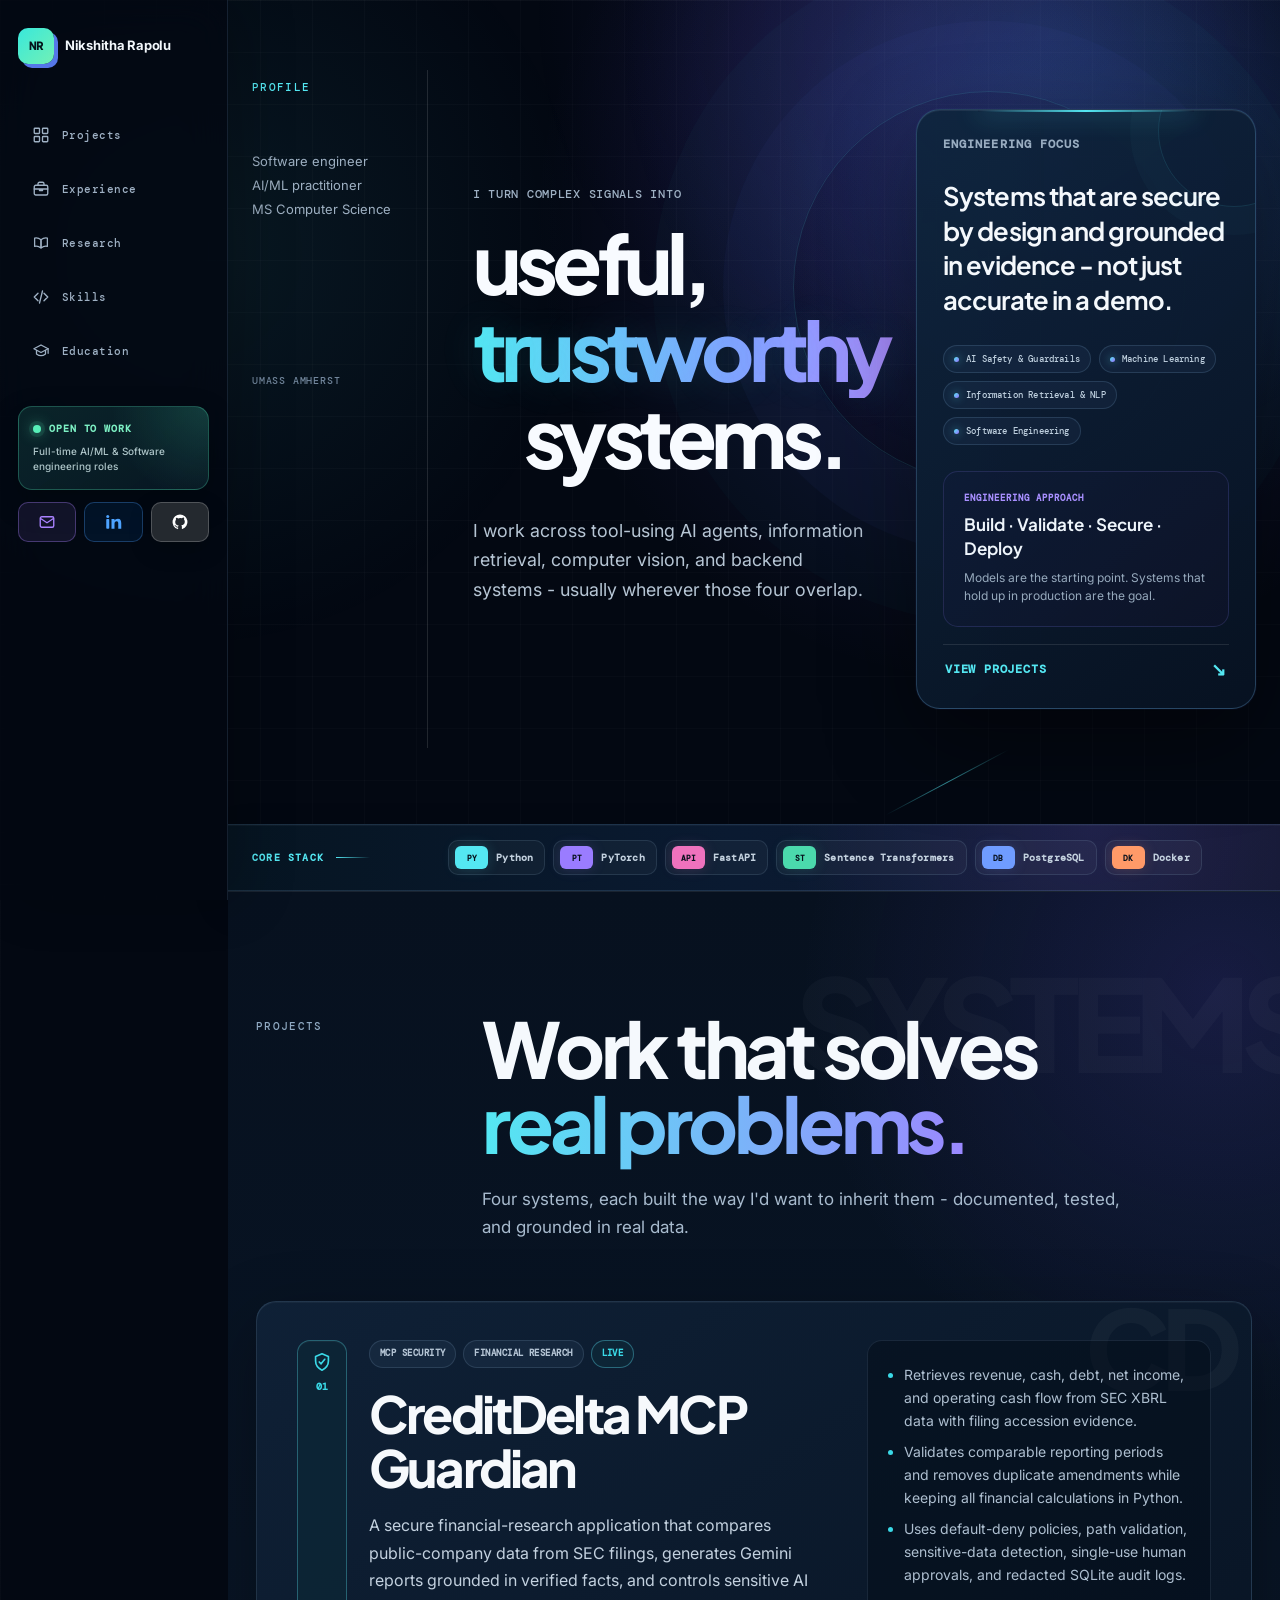
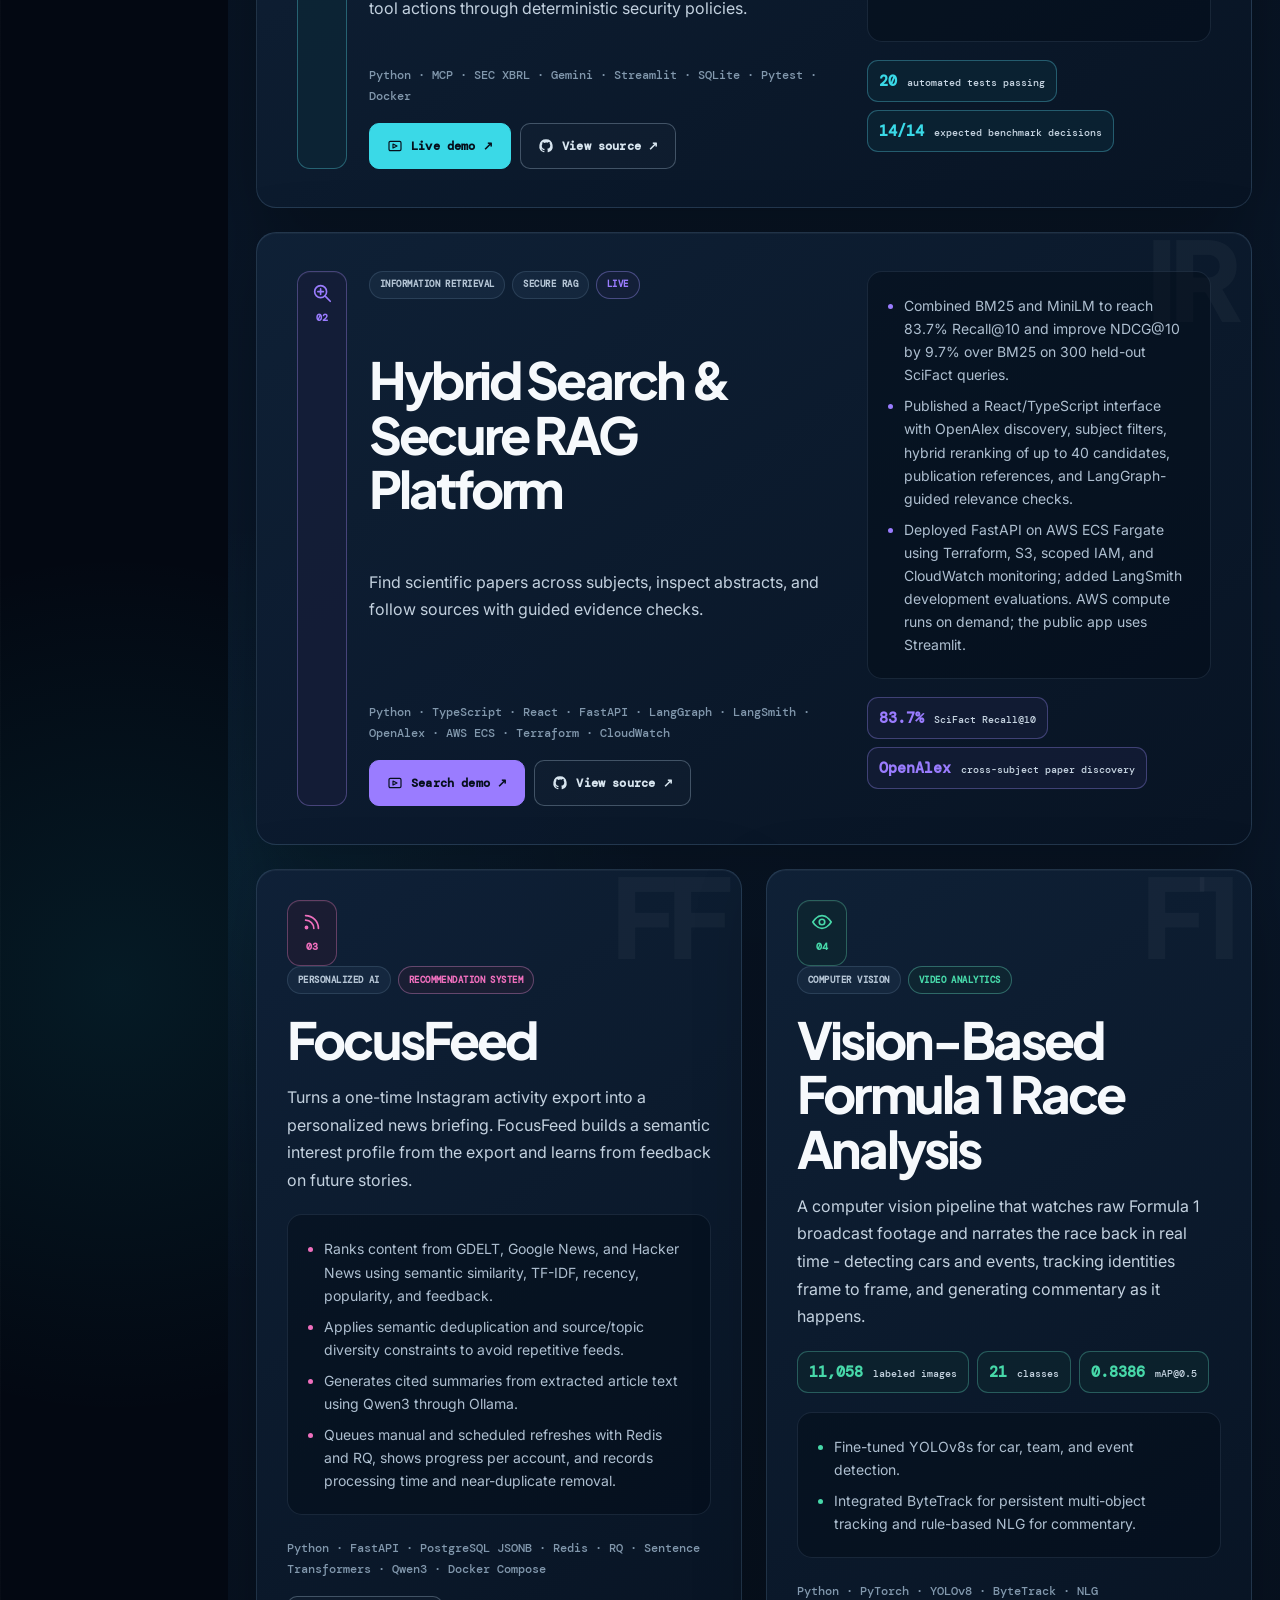
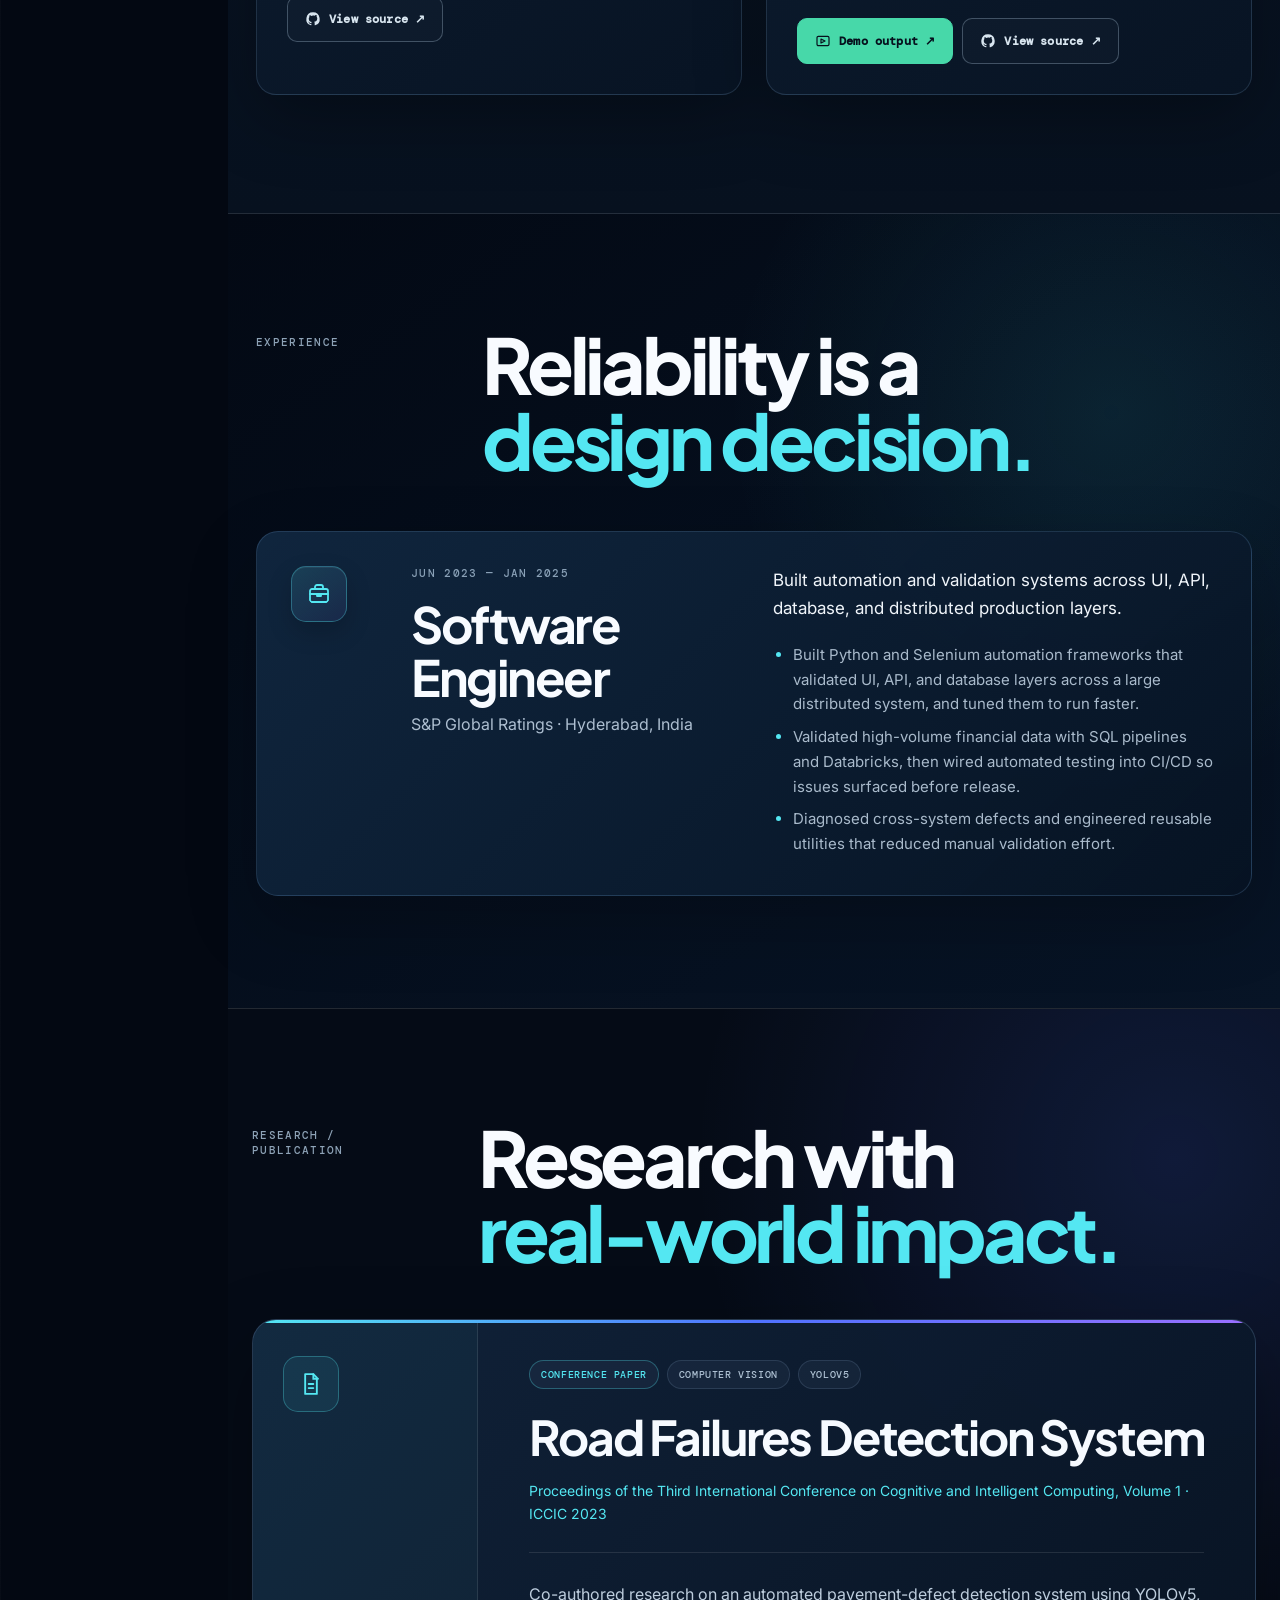
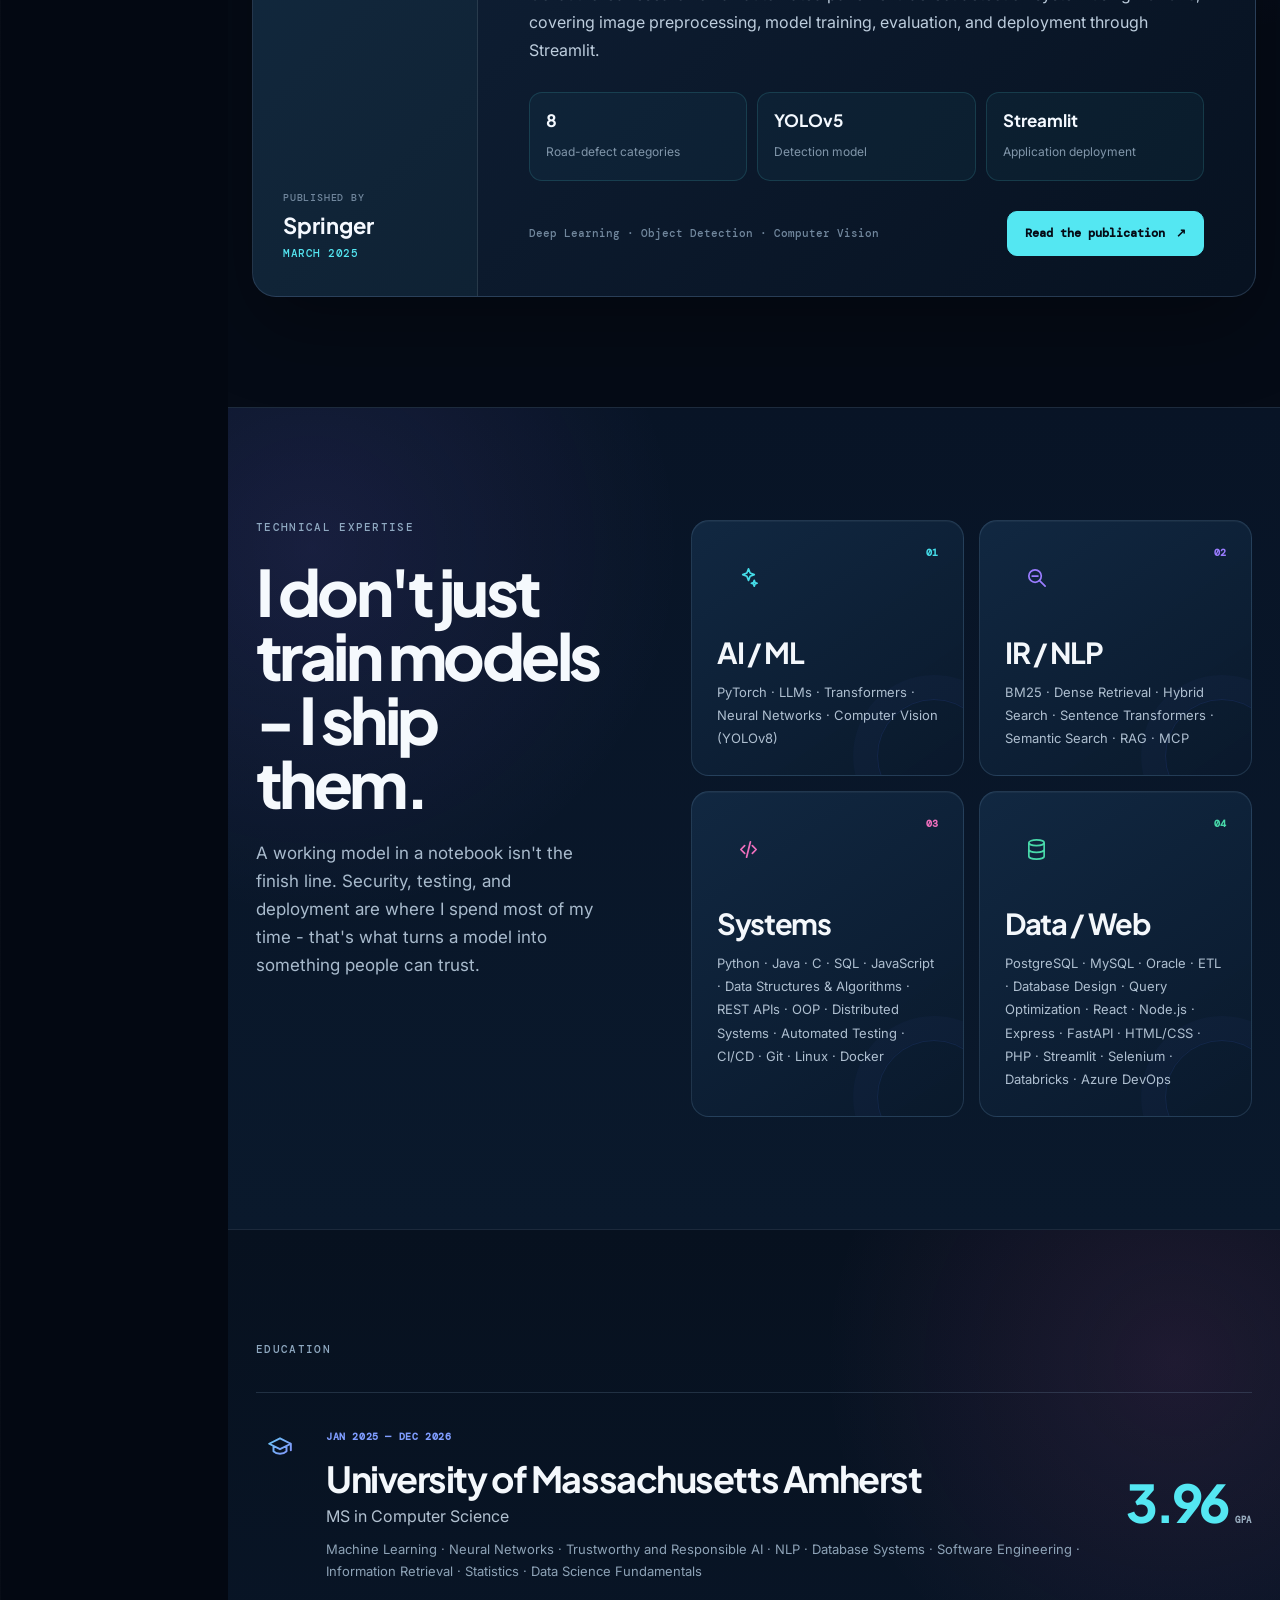
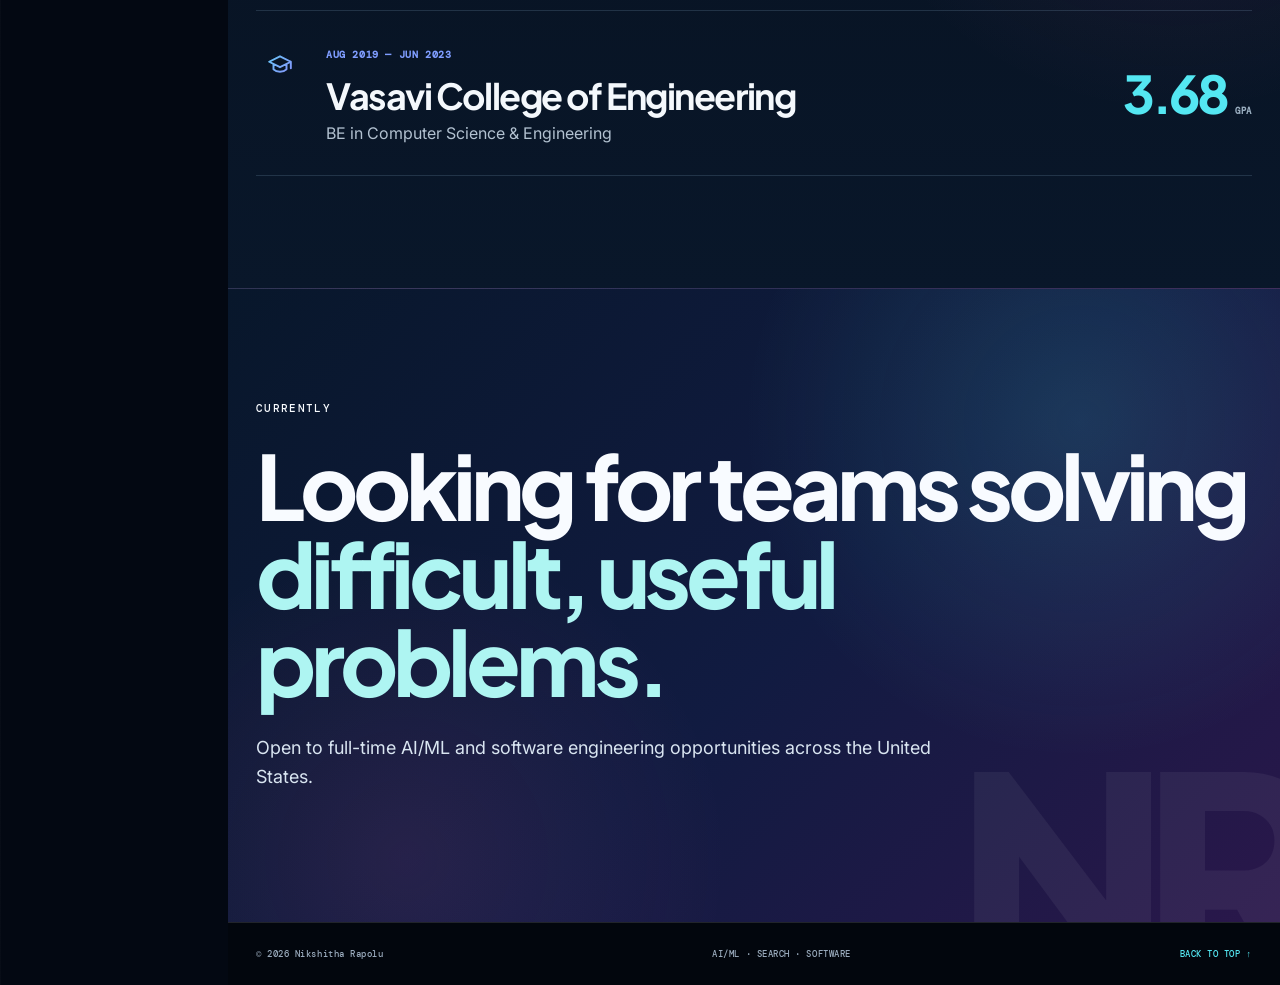
<file: index.html>
<!doctype html>
<html lang="en"><head>
<meta charset="utf-8"><meta name="viewport" content="width=device-width,initial-scale=1">
<meta name="description" content="Nikshitha Rapolu — AI/ML engineer building secure agent systems, intelligent search, and computer vision. MS CS candidate at UMass Amherst, previously a software engineer at S&P Global Ratings.">
<meta name="theme-color" content="#07111f"><title>Nikshitha Rapolu — AI/ML Engineer</title>
<link rel="preconnect" href="https://fonts.googleapis.com"><link rel="preconnect" href="https://fonts.gstatic.com" crossorigin>
<link href="https://fonts.googleapis.com/css2?family=DM+Mono:wght@400;500&family=Inter:wght@400;500;600;700&family=Plus+Jakarta+Sans:wght@500;600;700;800&display=swap" rel="stylesheet">
<link rel="icon" type="image/svg+xml" href="data:image/svg+xml,%3Csvg xmlns='http://www.w3.org/2000/svg' viewBox='0 0 32 32'%3E%3Crect width='32' height='32' rx='3' fill='%23131b2a'/%3E%3Cpath d='M8 23V9h3l10 9V9h3v14h-3L11 14v9z' fill='%23ff5c35'/%3E%3C/svg%3E">
<link rel="stylesheet" href="./styles.css?v=3"></head>
<body><a class="skip" href="#main">Skip to content</a>
<header class="topbar">
  <a class="wordmark" href="#top"><span>NR</span> Nikshitha Rapolu</a>
  <nav aria-label="Primary"><a href="#projects">Projects</a><a href="#experience">Experience</a><a href="#publication">Research</a><a href="#about">Skills</a><a href="#education">Education</a></nav>
  <div class="sidebar-status"><span>OPEN TO WORK</span><small>Full-time AI/ML &amp; Software engineering roles</small></div>
  <div class="top-actions"><a href="mailto:nikshitharapolu@gmail.com" aria-label="Email Nikshitha" title="Email">Email</a><a href="https://www.linkedin.com/in/nikshitha-rapolu-18960321a/" target="_blank" rel="noreferrer" aria-label="Nikshitha on LinkedIn" title="LinkedIn">LinkedIn ↗</a><a href="https://github.com/nikshitharapolu" target="_blank" rel="noreferrer" aria-label="Nikshitha on GitHub" title="GitHub">GitHub ↗</a></div>
</header>
<main id="main">
<section class="hero" id="top">
  <div class="hero-aside reveal"><p class="micro">PROFILE </p><p>Software engineer<br>AI/ML practitioner<br>MS Computer Science</p><div class="coordinates">UMASS AMHERST<br></div></div>
  <div class="hero-main reveal"><p class="overline">I turn complex signals into</p><h1><span>useful,</span><br><em>trustworthy</em><br><span>systems.</span></h1><p class="hero-note">I work across tool-using AI agents, information retrieval, computer vision, and backend systems - usually wherever those four overlap.</p><div class="hero-links"><a href="https://github.com/nikshitharapolu" target="_blank" rel="noreferrer">GitHub ↗</a></div></div>
  <aside class="hero-signal" aria-label="Engineering focus">
    <div class="signal-kicker"><span>ENGINEERING FOCUS</span><i>OPEN TO WORK</i></div>
    <p class="signal-statement">Systems that are secure by design and grounded in evidence - not just accurate in a demo.</p>
    <div class="signal-disciplines" aria-label="Areas of expertise">
      <span>AI Safety &amp; Guardrails</span><span>Machine Learning</span><span>Information Retrieval &amp; NLP</span><span>Software Engineering</span>
    </div>
    <div class="signal-feature">
      <small>ENGINEERING APPROACH</small>
      <strong>Build · Validate · Secure · Deploy</strong>
      <p>Models are the starting point. Systems that hold up in production are the goal.</p>
    </div>
    <a href="#projects">VIEW PROJECTS <span>↘</span></a>
  </aside>
</section>
<div class="capability-rail stack-dock" aria-label="Core technology stack">
  <span class="stack-label">CORE STACK</span>
  <div class="stack-items">
    <span data-mark="PY">Python</span><span data-mark="PT">PyTorch</span><span data-mark="API">FastAPI</span><span data-mark="ST">Sentence Transformers</span><span data-mark="DB">PostgreSQL</span><span data-mark="DK">Docker</span>  </div>
</div>
<section class="project-lab legacy-project-lab" id="projects-old" aria-hidden="true">
  <header class="section-title reveal"><p class="micro">01 / PROJECT INDEX</p><h2>Selected systems,<br><em>opened up.</em></h2><p>Choose a case file to inspect the problem, approach, evidence, and implementation.</p></header>
  <div class="case-browser reveal">
    <div class="case-tabs" role="tablist" aria-label="Project case files">
      <button role="tab" aria-selected="true" aria-controls="case-creditdelta" id="tab-creditdelta"><b>01</b><span>CreditDelta<br><small>MCP Security · Finance</small></span><i>↗</i></button>
      <button role="tab" aria-selected="false" aria-controls="case-focusfeed" id="tab-focusfeed"><b>02</b><span>FocusFeed<br><small>RAG · Recommendations</small></span><i>↗</i></button>
      <button role="tab" aria-selected="false" aria-controls="case-f1" id="tab-f1"><b>03</b><span>F1 Race Analysis<br><small>Computer Vision</small></span><i>↗</i></button>
      <button role="tab" aria-selected="false" aria-controls="case-search" id="tab-search"><b>04</b><span>Hybrid Search<br><small>Information Retrieval</small></span><i>↗</i></button>
      <button role="tab" aria-selected="false" aria-controls="case-grocery" id="tab-grocery"><b>05</b><span>Grocery Compare<br><small>Full-stack · Data</small></span><i>↗</i></button>
    </div>
    <div class="case-stage">
      <article class="case-panel active" id="case-creditdelta" role="tabpanel" aria-labelledby="tab-creditdelta">
        <div class="case-head"><p class="micro">CASE FILE 01 · DEPLOYED</p><h3>CreditDelta<br>MCP Guardian</h3><p class="summary">Financial research with a security boundary: verified SEC facts go in, controlled AI actions come out.</p></div>
        <div class="case-map"><div><span>01</span><b>Retrieve</b><small>SEC XBRL facts + filing evidence</small></div><div><span>02</span><b>Validate</b><small>Comparable periods + deterministic math</small></div><div><span>03</span><b>Explain</b><small>Gemini grounded in verified results</small></div><div><span>04</span><b>Guard</b><small>Allow · deny · human approval</small></div></div>
        <div class="evidence"><span><strong>20</strong> passing tests</span><span><strong>14/14</strong> security decisions</span><span><strong>SEC</strong> filing evidence</span></div>
        <p class="detail">The Guardian layer applies default-deny policies, validates file paths, detects sensitive data, issues single-use approvals, and records redacted audit events. The language model explains verified results; it never owns the financial calculations.</p>
        <div class="case-footer"><p>Python · MCP · SEC XBRL · Gemini · Streamlit · SQLite · Docker · GitHub Actions</p><div><a class="pill orange" href="https://creditdelta-mcp-guardian.streamlit.app/" target="_blank" rel="noreferrer">Launch demo ↗</a><a class="pill" href="https://github.com/nikshitharapolu/creditdelta-mcp-guardian" target="_blank" rel="noreferrer">Source ↗</a></div></div>
      </article>
      <article class="case-panel" id="case-focusfeed" role="tabpanel" aria-labelledby="tab-focusfeed" hidden>
        <div class="case-head"><p class="micro">CASE FILE 02 · PERSONAL AI</p><h3>FocusFeed</h3><p class="summary">A private information digest that learns a user’s interests from a one-time Instagram export.</p></div>
        <div class="case-map"><div><span>01</span><b>Profile</b><small>Activity signals → interest embeddings</small></div><div><span>02</span><b>Retrieve</b><small>GDELT · Google News · Hacker News</small></div><div><span>03</span><b>Rank</b><small>Semantic · TF-IDF · recency · feedback</small></div><div><span>04</span><b>Summarize</b><small>Local Qwen3 with citations</small></div></div>
        <p class="detail">Semantic deduplication and source diversity keep briefings varied. Redis-backed RQ workers build briefings in the background, while the browser shows refresh progress and loads the finished briefing from PostgreSQL.</p><div class="case-footer"><p>FastAPI · PostgreSQL · Redis · RQ · MiniLM · Qwen3 · Docker Compose</p></div>
      </article>
      <article class="case-panel" id="case-f1" role="tabpanel" aria-labelledby="tab-f1" hidden>
        <div class="case-head"><p class="micro">CASE FILE 03 · COMPUTER VISION</p><h3>Vision-Based<br>F1 Race Analysis</h3><p class="summary">Broadcast video becomes structured race intelligence and real-time commentary.</p></div>
        <div class="evidence"><span><strong>11,058</strong> labeled images</span><span><strong>21</strong> classes</span><span><strong>0.8386</strong> mAP@0.5</span></div>
        <div class="case-map"><div><span>01</span><b>Detect</b><small>YOLOv8s teams + events</small></div><div><span>02</span><b>Track</b><small>ByteTrack persistent identities</small></div><div><span>03</span><b>Associate</b><small>Cars · teams · race events</small></div><div><span>04</span><b>Narrate</b><small>Rule-based live commentary</small></div></div>
        <div class="case-footer"><p>Python · PyTorch · YOLOv8 · ByteTrack · NLG</p><div><a class="pill orange" href="https://www.dropbox.com/scl/fo/x71idgrj137c665m3c3g6/ACdiEJdDxFWbHop97bkO0Pg?rlkey=fytodes2nm2145owsg5qlu766&amp;st=0yjqer0n&amp;dl=0" target="_blank" rel="noreferrer">Sample output ↗</a></div></div>
      </article>
      <article class="case-panel" id="case-search" role="tabpanel" aria-labelledby="tab-search" hidden>
        <div class="case-head"><p class="micro">CASE FILE 04 · INFORMATION RETRIEVAL</p><h3>Hybrid Search<br>Engine</h3><p class="summary">Scientific paper discovery with hybrid retrieval and guided evidence checks.</p></div>
        <div class="case-map"><div><span>A</span><b>Lexical</b><small>BM25 retrieval</small></div><div><span>B</span><b>Semantic</b><small>Transformer embeddings</small></div><div><span>Σ</span><b>Fuse</b><small>Normalized relevance scores</small></div><div><span>✓</span><b>Evaluate</b><small>NDCG@10 · Recall@10</small></div></div>
        <p class="detail">83.7% Recall@10 on the SciFact benchmark; live cross-subject paper discovery through OpenAlex.</p><div class="case-footer"><p>Python · TypeScript · React · FastAPI · LangGraph · AWS ECS · Terraform</p></div>
      </article>
      <article class="case-panel" id="case-grocery" role="tabpanel" aria-labelledby="tab-grocery" hidden>
        <div class="case-head"><p class="micro">CASE FILE 05 · FULL-STACK SYSTEM</p><h3>Grocery Price<br>Comparison</h3><p class="summary">A data pipeline and web application for comparing grocery prices across retailers.</p></div>
        <div class="case-map"><div><span>01</span><b>Collect</b><small>Scrapy + BeautifulSoup</small></div><div><span>02</span><b>Normalize</b><small>Products + pricing data</small></div><div><span>03</span><b>Serve</b><small>Node.js REST APIs</small></div><div><span>04</span><b>Secure</b><small>Google OAuth</small></div></div>
        <div class="case-footer"><p>Python · Scrapy · Node.js · Express · PostgreSQL</p></div>
      </article>
    </div>
  </div>
</section>
<section class="projects-readable" id="projects">
  <header class="readable-heading reveal"><p class="micro">PROJECTS</p><div><h2>Work that solves<br><em>real problems.</em></h2><p>Four systems, each built the way I'd want to inherit them - documented, tested, and grounded in real data.</p></div></header>
  <div class="project-list">
    <article class="project-card featured reveal" data-mark="CD">
      <div class="project-number">01</div><div class="project-content">
        <div class="project-labels"><span>MCP Security</span><span>Financial research</span><span>Live</span></div>
        <h3>CreditDelta MCP Guardian</h3>
        <p class="project-summary">A secure financial-research application that compares public-company data from SEC filings, generates Gemini reports grounded in verified facts, and controls sensitive AI tool actions through deterministic security policies.</p>
        <ul><li>Retrieves revenue, cash, debt, net income, and operating cash flow from SEC XBRL data with filing accession evidence.</li><li>Validates comparable reporting periods and removes duplicate amendments while keeping all financial calculations in Python.</li><li>Uses default-deny policies, path validation, sensitive-data detection, single-use human approvals, and redacted SQLite audit logs.</li></ul>
        <div class="project-proof"><span><strong>20</strong> automated tests passing</span><span><strong>14/14</strong> expected benchmark decisions</span></div>
        <p class="tech-line">Python · MCP · SEC XBRL · Gemini · Streamlit · SQLite · Pytest · Docker </p>
        <div class="project-links"><a class="pill orange" href="https://creditdelta-mcp-guardian.streamlit.app/" target="_blank" rel="noreferrer">Live demo ↗</a><a class="pill" href="https://github.com/nikshitharapolu/creditdelta-mcp-guardian" target="_blank" rel="noreferrer">View source ↗</a></div>
      </div>
    </article>
    <article class="project-card featured reveal" data-mark="IR">
      <div class="project-number">02</div><div class="project-content">
        <div class="project-labels"><span>Information retrieval</span><span>Secure RAG</span><span>Live</span></div><h3>Hybrid Search &amp; Secure RAG Platform</h3>
        <p class="project-summary">Find scientific papers across subjects, inspect abstracts, and follow sources with guided evidence checks.</p>
        <ul>
          <li>Combined BM25 and MiniLM to reach 83.7% Recall@10 and improve NDCG@10 by 9.7% over BM25 on 300 held-out SciFact queries.</li>
          <li>Published a React/TypeScript interface with OpenAlex discovery, subject filters, hybrid reranking of up to 40 candidates, publication references, and LangGraph-guided relevance checks.</li>
          <li>Deployed FastAPI on AWS ECS Fargate using Terraform, S3, scoped IAM, and CloudWatch monitoring; added LangSmith development evaluations. AWS compute runs on demand; the public app uses Streamlit.</li>
        </ul>
        <div class="project-proof">
          <span><strong>83.7%</strong> SciFact Recall@10</span>
          <span><strong>OpenAlex</strong> cross-subject paper discovery</span>
        </div>
        <p class="tech-line">Python · TypeScript · React · FastAPI · LangGraph · LangSmith · OpenAlex · AWS ECS · Terraform · CloudWatch</p>

        <div class="project-links"><a class="pill orange" href="https://semantic-search-engine-nr.streamlit.app/" target="_blank" rel="noreferrer">Search demo ↗</a><a class="pill" href="https://github.com/nikshitharapolu/semantic-search-engine" target="_blank" rel="noreferrer">View source ↗</a></div>
      </div>
    </article>
    <article class="project-card reveal" data-mark="FF">
      <div class="project-number">03</div><div class="project-content">
        <div class="project-labels"><span>Personalized AI</span><span>Recommendation System</span></div><h3>FocusFeed</h3>
        <p class="project-summary">Turns a one-time Instagram activity export into a personalized news briefing. FocusFeed builds a semantic interest profile from the export and learns from feedback on future stories.</p>
        <ul><li>Ranks content from GDELT, Google News, and Hacker News using semantic similarity, TF-IDF, recency, popularity, and feedback.</li><li>Applies semantic deduplication and source/topic diversity constraints to avoid repetitive feeds.</li><li>Generates cited summaries from extracted article text using Qwen3 through Ollama.</li><li>Queues manual and scheduled refreshes with Redis and RQ, shows progress per account, and records processing time and near-duplicate removal.</li></ul>
        <p class="tech-line">Python · FastAPI · PostgreSQL JSONB · Redis · RQ · Sentence Transformers · Qwen3 · Docker Compose</p>
        <div class="project-links"><a class="pill" href="https://github.com/nikshitharapolu/focusfeed" target="_blank" rel="noreferrer">View source ↗</a></div>
      </div>
    </article>
    <article class="project-card reveal" data-mark="F1">
      <div class="project-number">04</div><div class="project-content">
        <div class="project-labels"><span>Computer vision</span><span>Video analytics</span></div><h3>Vision-Based Formula 1 Race Analysis</h3>
        <p class="project-summary">A computer vision pipeline that watches raw Formula 1 broadcast footage and narrates the race back in real time - detecting cars and events, tracking identities frame to frame, and generating commentary as it happens.</p>
        <div class="project-proof"><span><strong>11,058</strong> labeled images</span><span><strong>21</strong> classes</span><span><strong>0.8386</strong> mAP@0.5</span></div>
        <ul><li>Fine-tuned YOLOv8s for car, team, and event detection.</li><li>Integrated ByteTrack for persistent multi-object tracking and rule-based NLG for commentary.</li></ul>
        <p class="tech-line">Python · PyTorch · YOLOv8 · ByteTrack · NLG</p>
        <div class="project-links"><a class="pill orange" href="https://www.dropbox.com/scl/fo/x71idgrj137c665m3c3g6/ACdiEJdDxFWbHop97bkO0Pg?rlkey=fytodes2nm2145owsg5qlu766&amp;st=skuh1m0k&amp;dl=0" target="_blank" rel="noreferrer">Demo output ↗</a><a class="pill" href="https://github.com/nikshitharapolu/vision-based-f1-race-analysis" target="_blank" rel="noreferrer">View source ↗</a></div>
      </div>
    </article>
  </div>
</section>
<section class="experience" id="experience"><div class="section-title reveal"><p class="micro"> EXPERIENCE</p><h2>Reliability is a<br><em>design decision.</em></h2></div><div class="experience-record reveal"><div class="record-no"></div><div><p class="micro">JUN 2023 — JAN 2025</p><h3>Software Engineer</h3><p class="company">S&amp;P Global Ratings · Hyderabad, India</p></div><div class="record-copy"><p>Built automation and validation systems across UI, API, database, and distributed production layers.</p><ul><li>Built Python and Selenium automation frameworks that validated UI, API, and database layers across a large distributed system, and tuned them to run faster.</li><li>Validated high-volume financial data with SQL pipelines and Databricks, then wired automated testing into CI/CD so issues surfaced before release.</li><li>Diagnosed cross-system defects and engineered reusable utilities that reduced manual validation effort.</li></ul></div></div></section>
<section class="research-publication" id="publication">
  <div class="section-title reveal">
    <p class="micro">RESEARCH / PUBLICATION</p>

    <h2>
      Research with<br>
      <em>real-world impact.</em>
    </h2>
  </div>

  <article class="research-paper reveal">
    <aside class="research-paper__aside">
      <div class="research-mark" aria-hidden="true">
        <svg
          width="28"
          height="28"
          viewBox="0 0 24 24"
          fill="none"
        >
          <path
            d="M7 3.5h7l3 3V20.5H7v-17Z"
            stroke="currentColor"
            stroke-width="1.6"
            stroke-linejoin="round"
          />
          <path
            d="M14 3.5v4h4M10 12h4M10 15.5h4"
            stroke="currentColor"
            stroke-width="1.6"
            stroke-linecap="round"
          />
        </svg>
      </div>

      <div>
        <p>Published by</p>
        <strong>Springer</strong>
        <span>March 2025</span>
      </div>
    </aside>

    <div class="research-paper__body">
      <div class="research-tags">
        <span>Conference Paper</span>
        <span>Computer Vision</span>
        <span>YOLOv5</span>
      </div>

      <h3>Road Failures Detection System</h3>

      <p class="research-venue">
        Proceedings of the Third International Conference on Cognitive
        and Intelligent Computing, Volume 1 · ICCIC 2023
      </p>

    
      <div class="research-divider"></div>

      <p class="research-description">
        Co-authored research on an automated pavement-defect detection
        system using YOLOv5, covering image preprocessing, model
        training, evaluation, and deployment through Streamlit.
      </p>

      <div class="research-facts">
        <div>
          <strong>8</strong>
          <span>Road-defect categories</span>
        </div>

        <div>
          <strong>YOLOv5</strong>
          <span>Detection model</span>
        </div>

        <div>
          <strong>Streamlit</strong>
          <span>Application deployment</span>
        </div>
      </div>

      <div class="research-footer">
        <p>Deep Learning · Object Detection · Computer Vision</p>

        <a
          href="https://link.springer.com/chapter/10.1007/978-981-97-9262-7_54"
          target="_blank"
          rel="noreferrer"
        >
          Read the publication
          <span aria-hidden="true">↗</span>
        </a>
      </div>
    </div>
  </article>
</section>
<section class="profile" id="about"><div class="profile-intro reveal"><p class="micro">TECHNICAL EXPERTISE</p><h2>I don't just train models - I ship them.</h2><p>A working model in a notebook isn't the finish line. Security, testing, and deployment are where I spend most of my time - that's what turns a model into something people can trust.</p></div><div class="profile-grid reveal"><article><span>01</span><h3>AI / ML</h3><p>PyTorch · LLMs · Transformers · Neural Networks · Computer Vision (YOLOv8)</p></article><article><span>02</span><h3>IR / NLP</h3><p>BM25 · Dense Retrieval · Hybrid Search · Sentence Transformers · Semantic Search · RAG · MCP</p></article><article><span>03</span><h3>Systems</h3><p>Python · Java · C · SQL · JavaScript · Data Structures &amp; Algorithms · REST APIs · OOP · Distributed Systems · Automated Testing · CI/CD · Git · Linux · Docker</p></article><article><span>04</span><h3>Data / Web</h3><p>PostgreSQL · MySQL · Oracle · ETL · Database Design · Query Optimization · React · Node.js · Express · FastAPI · HTML/CSS · PHP · Streamlit · Selenium · Databricks · Azure DevOps</p></article></div></section>
<section class="education" id="education"><p class="micro">EDUCATION</p><div class="degree reveal"><div><span>JAN 2025 — DEC 2026</span><h3>University of Massachusetts Amherst</h3><p>MS in Computer Science</p><p class="coursework">Machine Learning · Neural Networks · Trustworthy and Responsible AI · NLP · Database Systems · Software Engineering · Information Retrieval · Statistics · Data Science Fundamentals</p></div><strong>3.96<small>GPA</small></strong></div><div class="degree reveal"><div><span>AUG 2019 — JUN 2023</span><h3>Vasavi College of Engineering</h3><p>BE in Computer Science &amp; Engineering</p></div><strong>3.68<small>GPA</small></strong></div></section>
<section class="closing reveal"><p class="micro">CURRENTLY</p><h2>Looking for teams solving<br><em>difficult, useful problems.</em></h2><p>Open to full-time AI/ML and software engineering opportunities across the United States.</p><div><a class="pill orange" href="mailto:nikshitharapolu@gmail.com">Email me ↗</a><a class="pill" href="https://www.linkedin.com/in/nikshitha-rapolu-18960321a/" target="_blank" rel="noreferrer">LinkedIn ↗</a><a class="pill" href="https://github.com/nikshitharapolu" target="_blank" rel="noreferrer">GitHub ↗</a></div></section>
</main><footer><span>© <span id="year"></span> Nikshitha Rapolu</span><span>AI/ML · SEARCH · SOFTWARE</span><a href="#top">BACK TO TOP ↑</a></footer><script src="script.js"></script></body></html>
</file>
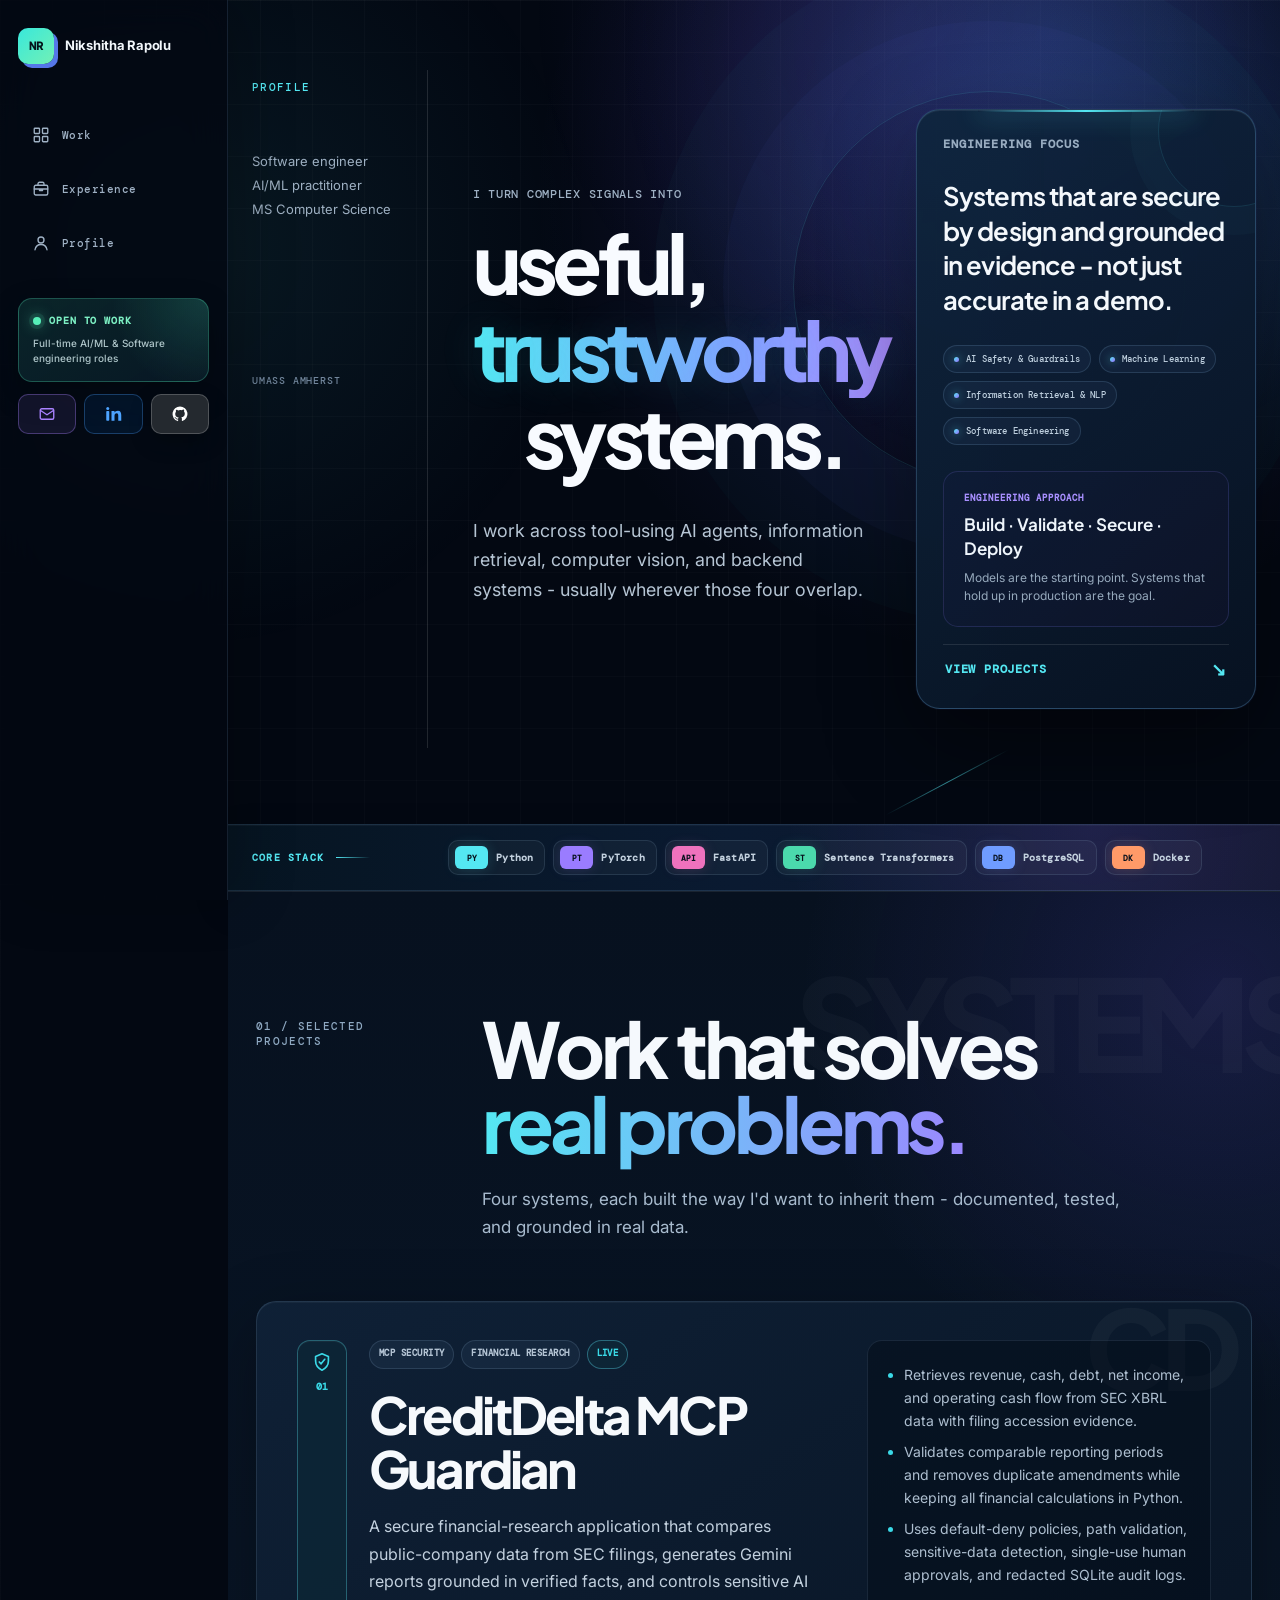
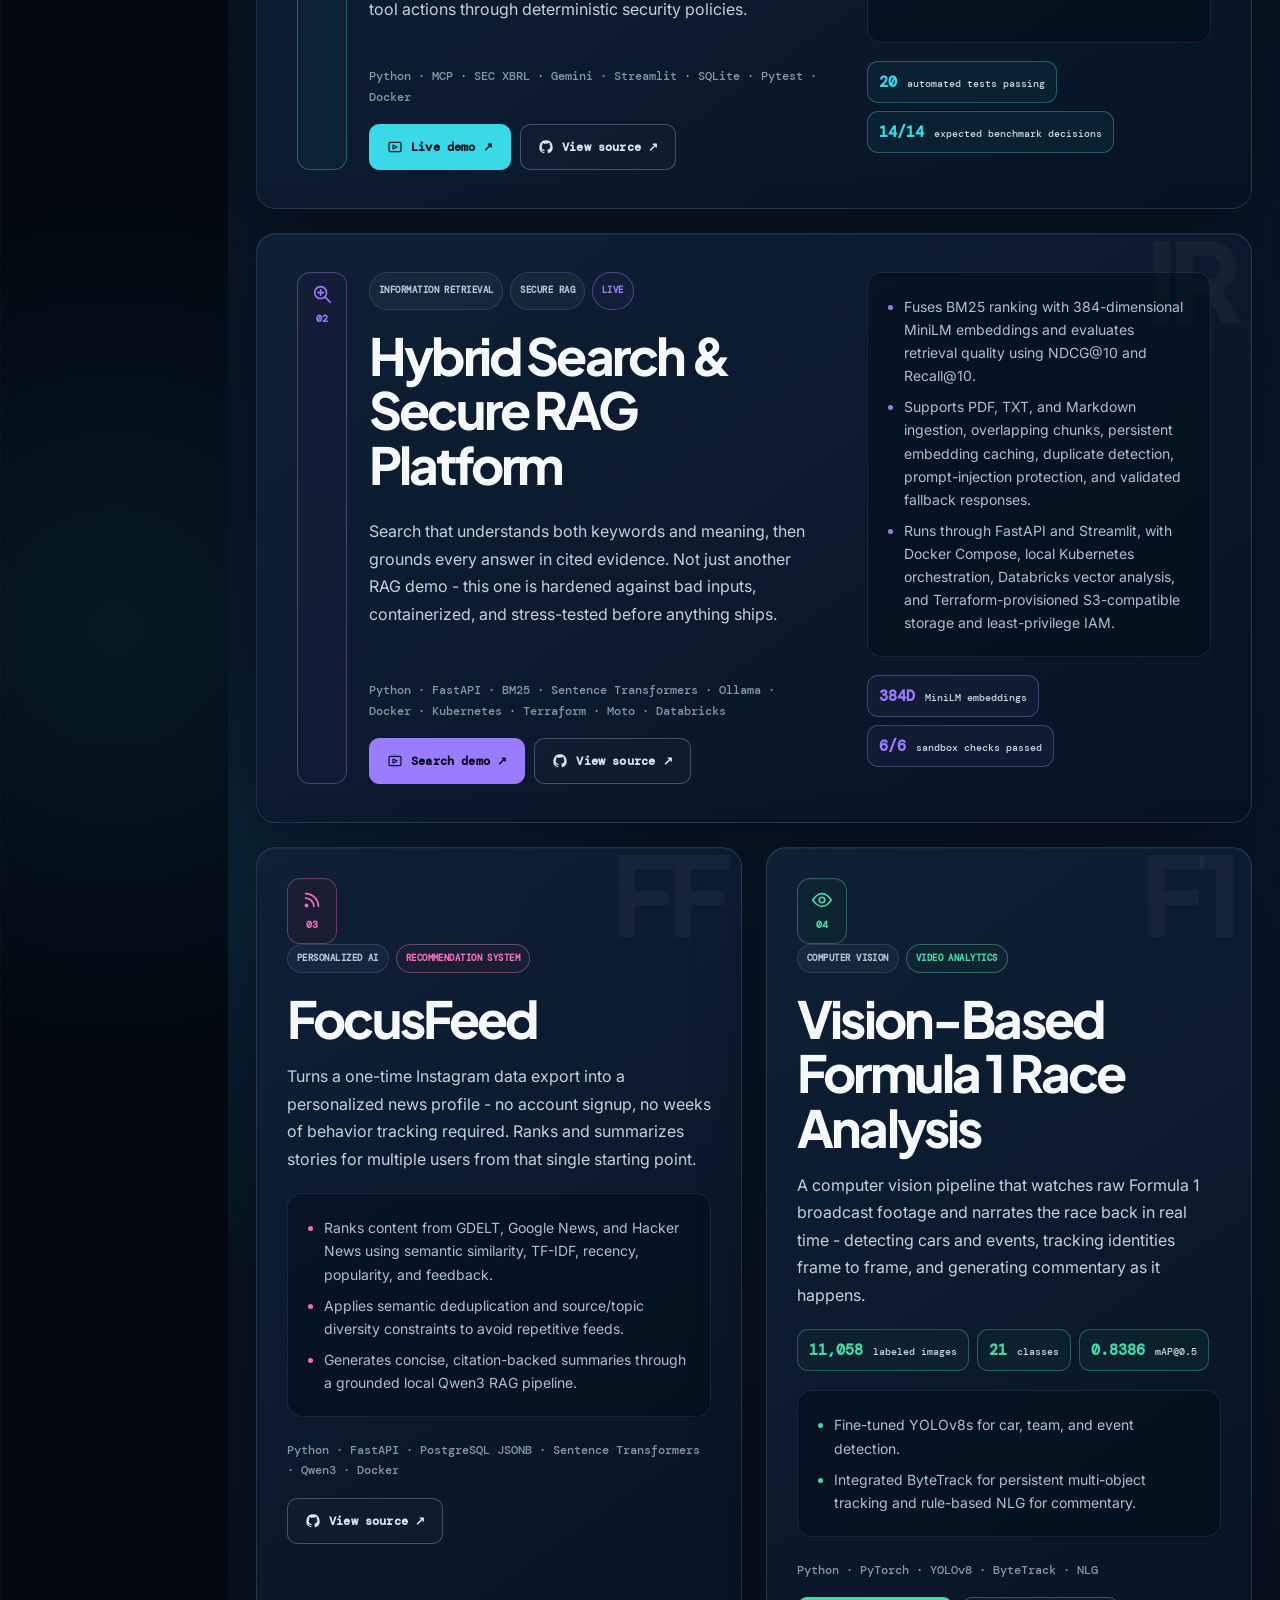
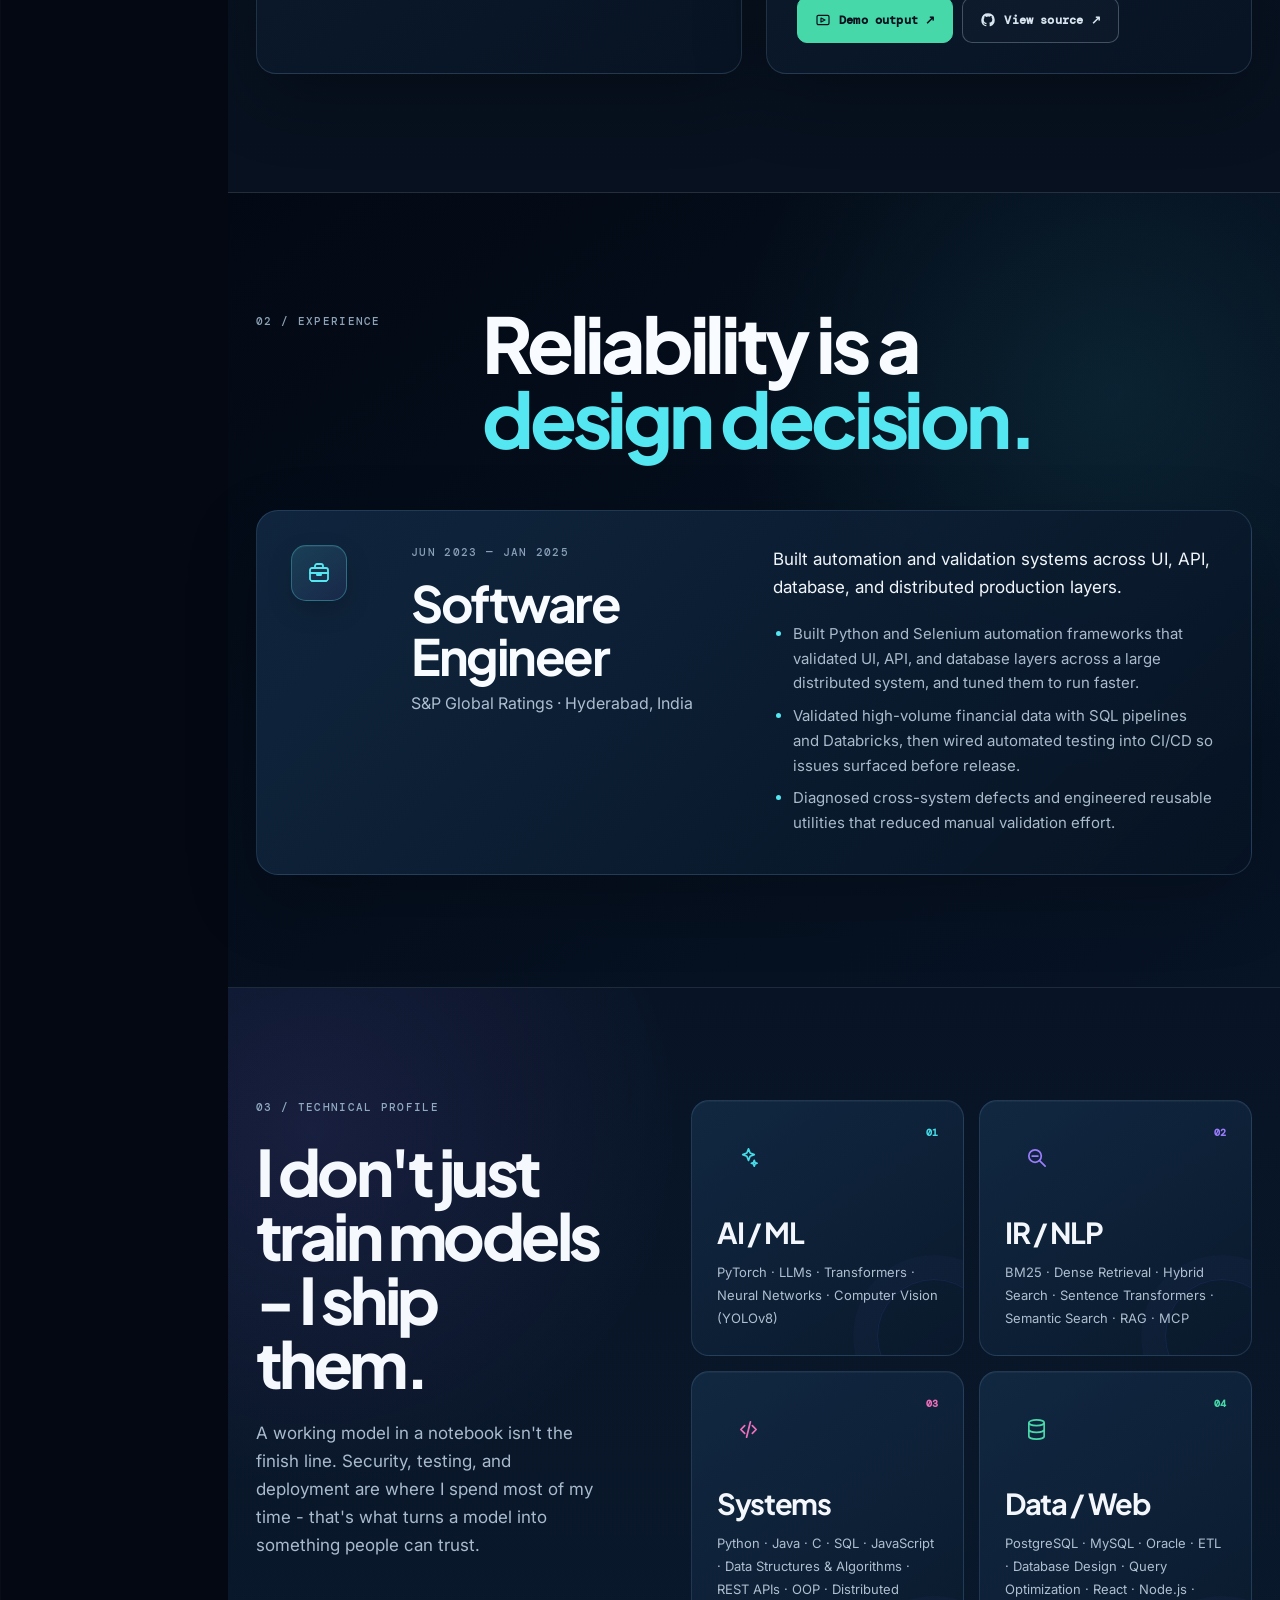
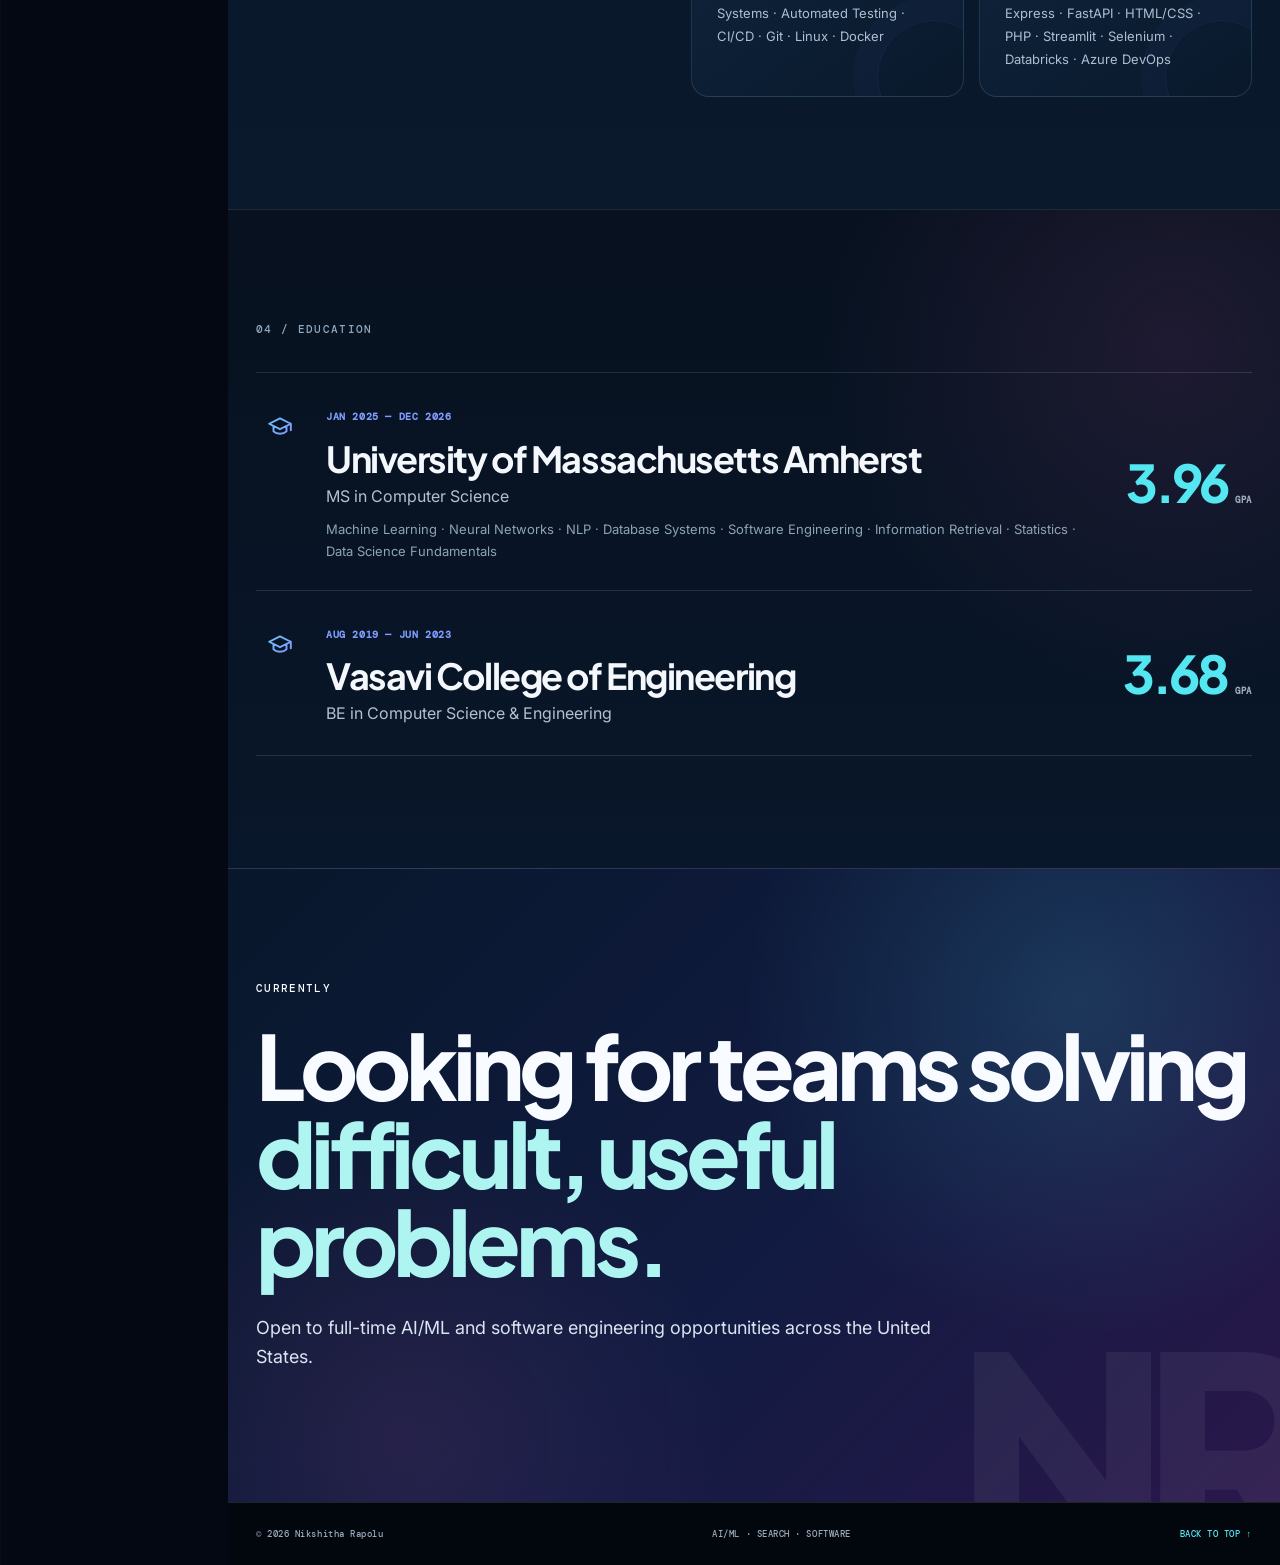
<file: portfolio/index.html>
<!doctype html>
<html lang="en"><head>
<meta charset="utf-8"><meta name="viewport" content="width=device-width,initial-scale=1">
<meta name="description" content="Nikshitha Rapolu — AI/ML engineer building secure agent systems, intelligent search, and computer vision. MS CS candidate at UMass Amherst, previously a software engineer at S&P Global Ratings.">
<meta name="theme-color" content="#07111f"><title>Nikshitha Rapolu — AI/ML Engineer</title>
<link rel="preconnect" href="https://fonts.googleapis.com"><link rel="preconnect" href="https://fonts.gstatic.com" crossorigin>
<link href="https://fonts.googleapis.com/css2?family=DM+Mono:wght@400;500&family=Inter:wght@400;500;600;700&family=Plus+Jakarta+Sans:wght@500;600;700;800&display=swap" rel="stylesheet">
<link rel="icon" type="image/svg+xml" href="data:image/svg+xml,%3Csvg xmlns='http://www.w3.org/2000/svg' viewBox='0 0 32 32'%3E%3Crect width='32' height='32' rx='3' fill='%23131b2a'/%3E%3Cpath d='M8 23V9h3l10 9V9h3v14h-3L11 14v9z' fill='%23ff5c35'/%3E%3C/svg%3E">
<link rel="stylesheet" href="styles.css"></head>
<body><a class="skip" href="#main">Skip to content</a>
<header class="topbar">
  <a class="wordmark" href="#top"><span>NR</span> Nikshitha Rapolu</a>
  <nav aria-label="Primary"><a href="#projects">Work</a><a href="#experience">Experience</a><a href="#about">Profile</a></nav>
  <div class="sidebar-status"><span>OPEN TO WORK</span><small>Full-time AI/ML &amp; Software engineering roles</small></div>
  <div class="top-actions"><a href="mailto:nikshitharapolu@gmail.com" aria-label="Email Nikshitha" title="Email">Email</a><a href="https://www.linkedin.com/in/nikshitha-rapolu-18960321a/" target="_blank" rel="noreferrer" aria-label="Nikshitha on LinkedIn" title="LinkedIn">LinkedIn ↗</a><a href="https://github.com/nikshitharapolu" target="_blank" rel="noreferrer" aria-label="Nikshitha on GitHub" title="GitHub">GitHub ↗</a></div>
</header>
<main id="main">
<section class="hero" id="top">
  <div class="hero-aside reveal"><p class="micro">PROFILE </p><p>Software engineer<br>AI/ML practitioner<br>MS Computer Science</p><div class="coordinates">UMASS AMHERST<br></div></div>
  <div class="hero-main reveal"><p class="overline">I turn complex signals into</p><h1><span>useful,</span><br><em>trustworthy</em><br><span>systems.</span></h1><p class="hero-note">I work across tool-using AI agents, information retrieval, computer vision, and backend systems - usually wherever those four overlap.</p><div class="hero-links"><a href="https://github.com/nikshitharapolu" target="_blank" rel="noreferrer">GitHub ↗</a></div></div>
  <aside class="hero-signal" aria-label="Engineering focus">
    <div class="signal-kicker"><span>ENGINEERING FOCUS</span><i>OPEN TO WORK</i></div>
    <p class="signal-statement">Systems that are secure by design and grounded in evidence - not just accurate in a demo.</p>
    <div class="signal-disciplines" aria-label="Areas of expertise">
      <span>AI Safety &amp; Guardrails</span><span>Machine Learning</span><span>Information Retrieval &amp; NLP</span><span>Software Engineering</span>
    </div>
    <div class="signal-feature">
      <small>ENGINEERING APPROACH</small>
      <strong>Build · Validate · Secure · Deploy</strong>
      <p>Models are the starting point. Systems that hold up in production are the goal.</p>
    </div>
    <a href="#projects">VIEW PROJECTS <span>↘</span></a>
  </aside>
</section>
<div class="capability-rail stack-dock" aria-label="Core technology stack">
  <span class="stack-label">CORE STACK</span>
  <div class="stack-items">
    <span data-mark="PY">Python</span><span data-mark="PT">PyTorch</span><span data-mark="API">FastAPI</span><span data-mark="ST">Sentence Transformers</span><span data-mark="DB">PostgreSQL</span><span data-mark="DK">Docker</span>  </div>
</div>
<section class="project-lab legacy-project-lab" id="projects-old" aria-hidden="true">
  <header class="section-title reveal"><p class="micro">01 / PROJECT INDEX</p><h2>Selected systems,<br><em>opened up.</em></h2><p>Choose a case file to inspect the problem, approach, evidence, and implementation.</p></header>
  <div class="case-browser reveal">
    <div class="case-tabs" role="tablist" aria-label="Project case files">
      <button role="tab" aria-selected="true" aria-controls="case-creditdelta" id="tab-creditdelta"><b>01</b><span>CreditDelta<br><small>MCP Security · Finance</small></span><i>↗</i></button>
      <button role="tab" aria-selected="false" aria-controls="case-focusfeed" id="tab-focusfeed"><b>02</b><span>FocusFeed<br><small>RAG · Recommendations</small></span><i>↗</i></button>
      <button role="tab" aria-selected="false" aria-controls="case-f1" id="tab-f1"><b>03</b><span>F1 Race Analysis<br><small>Computer Vision</small></span><i>↗</i></button>
      <button role="tab" aria-selected="false" aria-controls="case-search" id="tab-search"><b>04</b><span>Hybrid Search<br><small>Information Retrieval</small></span><i>↗</i></button>
      <button role="tab" aria-selected="false" aria-controls="case-grocery" id="tab-grocery"><b>05</b><span>Grocery Compare<br><small>Full-stack · Data</small></span><i>↗</i></button>
    </div>
    <div class="case-stage">
      <article class="case-panel active" id="case-creditdelta" role="tabpanel" aria-labelledby="tab-creditdelta">
        <div class="case-head"><p class="micro">CASE FILE 01 · DEPLOYED</p><h3>CreditDelta<br>MCP Guardian</h3><p class="summary">Financial research with a security boundary: verified SEC facts go in, controlled AI actions come out.</p></div>
        <div class="case-map"><div><span>01</span><b>Retrieve</b><small>SEC XBRL facts + filing evidence</small></div><div><span>02</span><b>Validate</b><small>Comparable periods + deterministic math</small></div><div><span>03</span><b>Explain</b><small>Gemini grounded in verified results</small></div><div><span>04</span><b>Guard</b><small>Allow · deny · human approval</small></div></div>
        <div class="evidence"><span><strong>20</strong> passing tests</span><span><strong>14/14</strong> security decisions</span><span><strong>SEC</strong> filing evidence</span></div>
        <p class="detail">The Guardian layer applies default-deny policies, validates file paths, detects sensitive data, issues single-use approvals, and records redacted audit events. The language model explains verified results; it never owns the financial calculations.</p>
        <div class="case-footer"><p>Python · MCP · SEC XBRL · Gemini · Streamlit · SQLite · Docker · GitHub Actions</p><div><a class="pill orange" href="https://creditdelta-mcp-guardian.streamlit.app/" target="_blank" rel="noreferrer">Launch demo ↗</a><a class="pill" href="https://github.com/nikshitharapolu/creditdelta-mcp-guardian" target="_blank" rel="noreferrer">Source ↗</a></div></div>
      </article>
      <article class="case-panel" id="case-focusfeed" role="tabpanel" aria-labelledby="tab-focusfeed" hidden>
        <div class="case-head"><p class="micro">CASE FILE 02 · PERSONAL AI</p><h3>FocusFeed</h3><p class="summary">A private information digest that learns a user’s interests from a one-time Instagram export.</p></div>
        <div class="case-map"><div><span>01</span><b>Profile</b><small>Activity signals → interest embeddings</small></div><div><span>02</span><b>Retrieve</b><small>GDELT · Google News · Hacker News</small></div><div><span>03</span><b>Rank</b><small>Semantic · TF-IDF · recency · feedback</small></div><div><span>04</span><b>Summarize</b><small>Local Qwen3 with citations</small></div></div>
        <p class="detail">Semantic deduplication and topic/source constraints prevent a repetitive feed. PostgreSQL JSONB stores multi-user profiles while local inference keeps personalization private.</p><div class="case-footer"><p>FastAPI · PostgreSQL · MiniLM · Qwen3 · Docker</p></div>
      </article>
      <article class="case-panel" id="case-f1" role="tabpanel" aria-labelledby="tab-f1" hidden>
        <div class="case-head"><p class="micro">CASE FILE 03 · COMPUTER VISION</p><h3>Vision-Based<br>F1 Race Analysis</h3><p class="summary">Broadcast video becomes structured race intelligence and real-time commentary.</p></div>
        <div class="evidence"><span><strong>11,058</strong> labeled images</span><span><strong>21</strong> classes</span><span><strong>0.8386</strong> mAP@0.5</span></div>
        <div class="case-map"><div><span>01</span><b>Detect</b><small>YOLOv8s teams + events</small></div><div><span>02</span><b>Track</b><small>ByteTrack persistent identities</small></div><div><span>03</span><b>Associate</b><small>Cars · teams · race events</small></div><div><span>04</span><b>Narrate</b><small>Rule-based live commentary</small></div></div>
        <div class="case-footer"><p>Python · PyTorch · YOLOv8 · ByteTrack · NLG</p><div><a class="pill orange" href="https://www.dropbox.com/scl/fo/x71idgrj137c665m3c3g6/ACdiEJdDxFWbHop97bkO0Pg?rlkey=fytodes2nm2145owsg5qlu766&amp;st=0yjqer0n&amp;dl=0" target="_blank" rel="noreferrer">Sample output ↗</a></div></div>
      </article>
      <article class="case-panel" id="case-search" role="tabpanel" aria-labelledby="tab-search" hidden>
        <div class="case-head"><p class="micro">CASE FILE 04 · INFORMATION RETRIEVAL</p><h3>Hybrid Search<br>Engine</h3><p class="summary">Exact-term precision and semantic understanding, combined in one ranked result set.</p></div>
        <div class="case-map"><div><span>A</span><b>Lexical</b><small>BM25 retrieval</small></div><div><span>B</span><b>Semantic</b><small>Transformer embeddings</small></div><div><span>Σ</span><b>Fuse</b><small>Normalized relevance scores</small></div><div><span>✓</span><b>Evaluate</b><small>NDCG@10 · Recall@10</small></div></div>
        <p class="detail">An interactive Streamlit interface makes it possible to query the collection and inspect how lexical and semantic evidence shape the ranking.</p><div class="case-footer"><p>Python · BM25 · Sentence Transformers · Streamlit</p></div>
      </article>
      <article class="case-panel" id="case-grocery" role="tabpanel" aria-labelledby="tab-grocery" hidden>
        <div class="case-head"><p class="micro">CASE FILE 05 · FULL-STACK SYSTEM</p><h3>Grocery Price<br>Comparison</h3><p class="summary">A data pipeline and web application for comparing grocery prices across retailers.</p></div>
        <div class="case-map"><div><span>01</span><b>Collect</b><small>Scrapy + BeautifulSoup</small></div><div><span>02</span><b>Normalize</b><small>Products + pricing data</small></div><div><span>03</span><b>Serve</b><small>Node.js REST APIs</small></div><div><span>04</span><b>Secure</b><small>Google OAuth</small></div></div>
        <div class="case-footer"><p>Python · Scrapy · Node.js · Express · PostgreSQL</p></div>
      </article>
    </div>
  </div>
</section>
<section class="projects-readable" id="projects">
  <header class="readable-heading reveal"><p class="micro">01 / SELECTED PROJECTS</p><div><h2>Work that solves<br><em>real problems.</em></h2><p>Four systems, each built the way I'd want to inherit them - documented, tested, and grounded in real data.</p></div></header>
  <div class="project-list">
    <article class="project-card featured reveal" data-mark="CD">
      <div class="project-number">01</div><div class="project-content">
        <div class="project-labels"><span>MCP Security</span><span>Financial research</span><span>Live</span></div>
        <h3>CreditDelta MCP Guardian</h3>
        <p class="project-summary">A secure financial-research application that compares public-company data from SEC filings, generates Gemini reports grounded in verified facts, and controls sensitive AI tool actions through deterministic security policies.</p>
        <ul><li>Retrieves revenue, cash, debt, net income, and operating cash flow from SEC XBRL data with filing accession evidence.</li><li>Validates comparable reporting periods and removes duplicate amendments while keeping all financial calculations in Python.</li><li>Uses default-deny policies, path validation, sensitive-data detection, single-use human approvals, and redacted SQLite audit logs.</li></ul>
        <div class="project-proof"><span><strong>20</strong> automated tests passing</span><span><strong>14/14</strong> expected benchmark decisions</span></div>
        <p class="tech-line">Python · MCP · SEC XBRL · Gemini · Streamlit · SQLite · Pytest · Docker </p>
        <div class="project-links"><a class="pill orange" href="https://creditdelta-mcp-guardian.streamlit.app/" target="_blank" rel="noreferrer">Live demo ↗</a><a class="pill" href="https://github.com/nikshitharapolu/creditdelta-mcp-guardian" target="_blank" rel="noreferrer">View source ↗</a></div>
      </div>
    </article>
    <article class="project-card featured reveal" data-mark="IR">
      <div class="project-number">02</div><div class="project-content">
        <div class="project-labels"><span>Information retrieval</span><span>Secure RAG</span><span>Live</span></div><h3>Hybrid Search &amp; Secure RAG Platform</h3>
        <p class="project-summary">Search that understands both keywords and meaning, then grounds every answer in cited evidence. Not just another RAG demo - this one is hardened against bad inputs, containerized, and stress-tested before anything ships.</p>
<ul>
  <li>Fuses BM25 ranking with 384-dimensional MiniLM embeddings and evaluates retrieval quality using NDCG@10 and Recall@10.</li>
  <li>Supports PDF, TXT, and Markdown ingestion, overlapping chunks, persistent embedding caching, duplicate detection, prompt-injection protection, and validated fallback responses.</li>
  <li>Runs through FastAPI and Streamlit, with Docker Compose, local Kubernetes orchestration, Databricks vector analysis, and Terraform-provisioned S3-compatible storage and least-privilege IAM.</li>
</ul>
<div class="project-proof">
  <span><strong>384D</strong> MiniLM embeddings</span>
  <span><strong>6/6</strong> sandbox checks passed</span>
</div>
<p class="tech-line">Python · FastAPI · BM25 · Sentence Transformers · Ollama · Docker · Kubernetes · Terraform · Moto · Databricks</p>

        <div class="project-links"><a class="pill orange" href="https://semantic-search-engine-nr.streamlit.app/" target="_blank" rel="noreferrer">Search demo ↗</a><a class="pill" href="https://github.com/nikshitharapolu/semantic-search-ir" target="_blank" rel="noreferrer">View source ↗</a></div>
      </div>
    </article>
    <article class="project-card reveal" data-mark="FF">
      <div class="project-number">03</div><div class="project-content">
        <div class="project-labels"><span>Personalized AI</span><span>Recommendation System</span></div><h3>FocusFeed</h3>
        <p class="project-summary">Turns a one-time Instagram data export into a personalized news profile - no account signup, no weeks of behavior tracking required. Ranks and summarizes stories for multiple users from that single starting point.</p>
        <ul><li>Ranks content from GDELT, Google News, and Hacker News using semantic similarity, TF-IDF, recency, popularity, and feedback.</li><li>Applies semantic deduplication and source/topic diversity constraints to avoid repetitive feeds.</li><li>Generates concise, citation-backed summaries through a grounded local Qwen3 RAG pipeline.</li></ul>
        <p class="tech-line">Python · FastAPI · PostgreSQL JSONB · Sentence Transformers · Qwen3 · Docker</p>
        <div class="project-links"><a class="pill" href="https://github.com/nikshitharapolu/focusfeed" target="_blank" rel="noreferrer">View source ↗</a></div>
      </div>
    </article>
    <article class="project-card reveal" data-mark="F1">
      <div class="project-number">04</div><div class="project-content">
        <div class="project-labels"><span>Computer vision</span><span>Video analytics</span></div><h3>Vision-Based Formula 1 Race Analysis</h3>
        <p class="project-summary">A computer vision pipeline that watches raw Formula 1 broadcast footage and narrates the race back in real time - detecting cars and events, tracking identities frame to frame, and generating commentary as it happens.</p>
        <div class="project-proof"><span><strong>11,058</strong> labeled images</span><span><strong>21</strong> classes</span><span><strong>0.8386</strong> mAP@0.5</span></div>
        <ul><li>Fine-tuned YOLOv8s for car, team, and event detection.</li><li>Integrated ByteTrack for persistent multi-object tracking and rule-based NLG for commentary.</li></ul>
        <p class="tech-line">Python · PyTorch · YOLOv8 · ByteTrack · NLG</p>
        <div class="project-links"><a class="pill orange" href="https://www.dropbox.com/scl/fo/x71idgrj137c665m3c3g6/ACdiEJdDxFWbHop97bkO0Pg?rlkey=fytodes2nm2145owsg5qlu766&amp;st=skuh1m0k&amp;dl=0" target="_blank" rel="noreferrer">Demo output ↗</a><a class="pill" href="https://github.com/nikshitharapolu/vision-based-f1-race-analysis" target="_blank" rel="noreferrer">View source ↗</a></div>
      </div>
    </article>
  </div>
</section>
<section class="experience" id="experience"><div class="section-title reveal"><p class="micro">02 / EXPERIENCE</p><h2>Reliability is a<br><em>design decision.</em></h2></div><div class="experience-record reveal"><div class="record-no"></div><div><p class="micro">JUN 2023 — JAN 2025</p><h3>Software Engineer</h3><p class="company">S&amp;P Global Ratings · Hyderabad, India</p></div><div class="record-copy"><p>Built automation and validation systems across UI, API, database, and distributed production layers.</p><ul><li>Built Python and Selenium automation frameworks that validated UI, API, and database layers across a large distributed system, and tuned them to run faster.</li><li>Validated high-volume financial data with SQL pipelines and Databricks, then wired automated testing into CI/CD so issues surfaced before release.</li><li>Diagnosed cross-system defects and engineered reusable utilities that reduced manual validation effort.</li></ul></div></div></section>
<section class="profile" id="about"><div class="profile-intro reveal"><p class="micro">03 / TECHNICAL PROFILE</p><h2>I don't just train models - I ship them.</h2><p>A working model in a notebook isn't the finish line. Security, testing, and deployment are where I spend most of my time - that's what turns a model into something people can trust.</p></div><div class="profile-grid reveal"><article><span>01</span><h3>AI / ML</h3><p>PyTorch · LLMs · Transformers · Neural Networks · Computer Vision (YOLOv8)</p></article><article><span>02</span><h3>IR / NLP</h3><p>BM25 · Dense Retrieval · Hybrid Search · Sentence Transformers · Semantic Search · RAG · MCP</p></article><article><span>03</span><h3>Systems</h3><p>Python · Java · C · SQL · JavaScript · Data Structures &amp; Algorithms · REST APIs · OOP · Distributed Systems · Automated Testing · CI/CD · Git · Linux · Docker</p></article><article><span>04</span><h3>Data / Web</h3><p>PostgreSQL · MySQL · Oracle · ETL · Database Design · Query Optimization · React · Node.js · Express · FastAPI · HTML/CSS · PHP · Streamlit · Selenium · Databricks · Azure DevOps</p></article></div></section>
<section class="education"><p class="micro">04 / EDUCATION</p><div class="degree reveal"><div><span>JAN 2025 — DEC 2026</span><h3>University of Massachusetts Amherst</h3><p>MS in Computer Science</p><p class="coursework">Machine Learning · Neural Networks · NLP · Database Systems · Software Engineering · Information Retrieval · Statistics · Data Science Fundamentals</p></div><strong>3.96<small>GPA</small></strong></div><div class="degree reveal"><div><span>AUG 2019 — JUN 2023</span><h3>Vasavi College of Engineering</h3><p>BE in Computer Science &amp; Engineering</p></div><strong>3.68<small>GPA</small></strong></div></section>
<section class="closing reveal"><p class="micro">CURRENTLY</p><h2>Looking for teams solving<br><em>difficult, useful problems.</em></h2><p>Open to full-time AI/ML and software engineering opportunities across the United States.</p><div><a class="pill orange" href="mailto:nikshitharapolu@gmail.com">Email me ↗</a><a class="pill" href="https://www.linkedin.com/in/nikshitha-rapolu-18960321a/" target="_blank" rel="noreferrer">LinkedIn ↗</a><a class="pill" href="https://github.com/nikshitharapolu" target="_blank" rel="noreferrer">GitHub ↗</a></div></section>
</main><footer><span>© <span id="year"></span> Nikshitha Rapolu</span><span>AI/ML · SEARCH · SOFTWARE</span><a href="#top">BACK TO TOP ↑</a></footer><script src="script.js"></script></body></html>
</file>
<file: styles.css>
:root {
  --night: #050b16;
  --night-2: #091426;
  --panel: #0d1b30;
  --panel-2: #11233b;
  --paper: #f3f7fb;
  --paper-2: #e7eef6;
  --white: #f8fbff;
  --ink: #101827;
  --muted: #9cafc3;
  --muted-dark: #5a697c;
  --cyan: #54e7f2;
  --blue: #4f72ff;
  --violet: #9a70ff;
  --orange: #ff7a59;
  --green: #43d8ad;
  --line-dark: rgba(255, 255, 255, 0.12);
  --line-light: #ced9e5;
  --shadow: 0 24px 70px rgba(12, 29, 52, 0.13);
  --max: 1280px;
}

* {
  box-sizing: border-box;
}

html {
  scroll-behavior: smooth;
  scroll-padding-top: 90px;
}

body {
  margin: 0;
  overflow-x: hidden;
  background: var(--night);
  color: var(--white);
  font: 400 16px/1.65 Inter, system-ui, -apple-system, BlinkMacSystemFont, "Segoe UI", sans-serif;
  text-rendering: optimizeLegibility;
  -webkit-font-smoothing: antialiased;
}

body::before {
  position: fixed;
  inset: 0;
  z-index: -1;
  content: "";
  pointer-events: none;
  background:
    radial-gradient(circle at 82% 4%, rgba(79, 114, 255, 0.17), transparent 27rem),
    radial-gradient(circle at 15% 28%, rgba(84, 231, 242, 0.08), transparent 25rem),
    linear-gradient(rgba(255, 255, 255, 0.021) 1px, transparent 1px),
    linear-gradient(90deg, rgba(255, 255, 255, 0.021) 1px, transparent 1px);
  background-size: auto, auto, 52px 52px, 52px 52px;
}

::selection {
  color: var(--night);
  background: var(--cyan);
}

a {
  color: inherit;
}

button,
a {
  -webkit-tap-highlight-color: transparent;
}

.skip {
  position: fixed;
  top: 12px;
  left: -999px;
  z-index: 100;
  padding: 10px 14px;
  color: var(--night);
  background: var(--cyan);
  border-radius: 8px;
  font: 700 12px "DM Mono", monospace;
  text-decoration: none;
}

.skip:focus {
  left: 12px;
}

.micro {
  margin: 0;
  color: currentColor;
  font: 500 11px/1.4 "DM Mono", monospace;
  letter-spacing: 0.12em;
  text-transform: uppercase;
}

.topbar {
  position: sticky;
  top: 0;
  z-index: 50;
  display: grid;
  grid-template-columns: 1fr auto 1fr;
  align-items: center;
  min-height: 76px;
  padding: 0 max(24px, calc((100vw - var(--max)) / 2));
  border-bottom: 1px solid var(--line-dark);
  background: rgba(5, 11, 22, 0.78);
  backdrop-filter: blur(18px);
  transition: min-height 0.25s ease, background 0.25s ease, box-shadow 0.25s ease;
}

.topbar.scrolled {
  min-height: 66px;
  background: rgba(5, 11, 22, 0.94);
  box-shadow: 0 14px 42px rgba(0, 0, 0, 0.28);
}

.wordmark {
  display: inline-flex;
  align-items: center;
  gap: 12px;
  width: max-content;
  font-weight: 700;
  letter-spacing: -0.02em;
  text-decoration: none;
}

.wordmark span {
  display: grid;
  place-items: center;
  width: 36px;
  height: 36px;
  color: var(--night);
  background: linear-gradient(135deg, var(--cyan), #8df4dc);
  border-radius: 10px;
  box-shadow: 4px 4px 0 var(--violet);
  font: 700 12px "DM Mono", monospace;
}

.topbar nav {
  display: flex;
  gap: 34px;
}

.topbar nav a,
.top-actions a {
  position: relative;
  color: #c5d2df;
  font: 500 11px "DM Mono", monospace;
  letter-spacing: 0.04em;
  text-decoration: none;
  transition: color 0.2s ease;
}

.topbar nav a::after {
  position: absolute;
  right: 0;
  bottom: -9px;
  left: 0;
  height: 2px;
  content: "";
  background: var(--cyan);
  transform: scaleX(0);
  transition: transform 0.2s ease;
}

.topbar nav a:hover,
.topbar nav a.active,
.top-actions a:hover {
  color: var(--white);
}

.topbar nav a:hover::after,
.topbar nav a.active::after {
  transform: scaleX(1);
}

.top-actions {
  display: flex;
  justify-self: end;
  align-items: center;
  gap: 22px;
}

.top-actions a:last-child {
  padding: 9px 13px;
  color: var(--night);
  background: var(--cyan);
  border-radius: 9px;
  font-weight: 700;
}

.hero {
  position: relative;
  isolation: isolate;
  display: grid;
  grid-template-columns: 142px minmax(0, 1.1fr) minmax(340px, 0.8fr);
  grid-template-areas: "profile main signal";
  gap: clamp(28px, 3.5vw, 54px);
  align-items: center;
  width: min(100%, calc(var(--max) + 48px));
  min-height: calc(100vh - 76px);
  margin: 0 auto;
  padding: 70px 24px 76px;
}

.hero::before {
  position: absolute;
  top: 11%;
  right: 9%;
  z-index: -1;
  width: 390px;
  aspect-ratio: 1;
  content: "";
  border: 1px solid rgba(84, 231, 242, 0.14);
  border-radius: 50%;
  box-shadow:
    0 0 0 70px rgba(79, 114, 255, 0.035),
    0 0 0 140px rgba(84, 231, 242, 0.018);
}

.hero::after {
  position: absolute;
  right: 25%;
  bottom: 5%;
  z-index: -1;
  width: 140px;
  height: 1px;
  content: "";
  background: linear-gradient(90deg, transparent, rgba(84, 231, 242, 0.6), transparent);
  transform: rotate(-28deg);
}

.hero-aside {
  grid-area: profile;
  align-self: stretch;
  padding: 10px 20px 0 0;
  color: #9eb0c2;
  border-right: 1px solid var(--line-dark);
  font-size: 13px;
}

.hero-aside .micro {
  color: var(--cyan);
}

.hero-aside > p:nth-child(2) {
  margin: 54px 0 0;
  line-height: 1.85;
}

.coordinates {
  margin-top: 150px;
  color: #72869c;
  font: 500 10px/1.8 "DM Mono", monospace;
  letter-spacing: 0.08em;
}

.hero-main {
  grid-area: main;
  align-self: center;
  min-width: 0;
}

.overline {
  margin: 0 0 18px;
  color: #9fb1c4;
  font: 500 12px "DM Mono", monospace;
  letter-spacing: 0.06em;
  text-transform: uppercase;
}

.hero h1 {
  margin: 0;
  color: var(--white);
  font: 750 clamp(61px, 6.4vw, 98px) / 0.92 "Plus Jakarta Sans", Inter, sans-serif;
  letter-spacing: -0.07em;
}

.hero h1 span,
.hero h1 em {
  display: inline-block;
}

.hero h1 em {
  color: transparent;
  background: linear-gradient(90deg, var(--cyan), #82a0ff 62%, #ad8aff);
  background-clip: text;
  -webkit-background-clip: text;
  font-style: normal;
  text-shadow: 0 0 42px rgba(84, 231, 242, 0.13);
}

.hero h1 span:last-child {
  margin-left: clamp(0px, 4vw, 56px);
}

.hero-note {
  max-width: 610px;
  margin: 34px 0 28px;
  color: #b6c5d4;
  font-size: clamp(16px, 1.4vw, 18px);
}

.hero-links {
  display: flex;
  flex-wrap: wrap;
  gap: 14px;
}

.hero-links a {
  display: inline-flex;
  align-items: center;
  min-height: 42px;
  padding: 0 17px;
  color: var(--night);
  background: var(--cyan);
  border: 1px solid var(--cyan);
  border-radius: 10px;
  font: 700 11px "DM Mono", monospace;
  text-decoration: none;
  transition: transform 0.2s ease, box-shadow 0.2s ease;
}

.hero-links a:hover {
  transform: translateY(-2px);
  box-shadow: 0 12px 25px rgba(84, 231, 242, 0.2);
}

.hero-signal {
  position: relative;
  grid-area: signal;
  align-self: center;
  overflow: hidden;
  padding: 26px;
  color: var(--white);
  background:
    linear-gradient(145deg, rgba(17, 35, 59, 0.95), rgba(8, 20, 36, 0.94));
  border: 1px solid rgba(120, 173, 214, 0.23);
  border-radius: 24px;
  box-shadow:
    0 30px 80px rgba(0, 0, 0, 0.34),
    inset 0 1px 0 rgba(255, 255, 255, 0.06);
}

.hero-signal::before {
  position: absolute;
  top: 0;
  right: 18%;
  left: 18%;
  height: 2px;
  content: "";
  background: linear-gradient(90deg, transparent, var(--cyan), transparent);
  box-shadow: 0 0 24px var(--cyan);
}

.hero-signal::after {
  position: absolute;
  top: -55px;
  right: -55px;
  width: 150px;
  aspect-ratio: 1;
  content: "";
  border: 1px solid rgba(84, 231, 242, 0.12);
  border-radius: 50%;
  box-shadow: 0 0 0 28px rgba(84, 231, 242, 0.025);
}

.signal-kicker {
  position: relative;
  z-index: 1;
  display: flex;
  justify-content: space-between;
  align-items: center;
  gap: 18px;
  color: #98acc0;
  font: 600 12px "DM Mono", monospace;
  letter-spacing: 0.09em;
}

.signal-kicker i {
  display: inline-flex;
  align-items: center;
  gap: 7px;
  color: #82f2d0;
  font-size: 9px;
  font-style: normal;
  white-space: nowrap;
}

.signal-kicker i::before {
  width: 7px;
  height: 7px;
  content: "";
  background: #5bf0bd;
  border-radius: 50%;
  box-shadow: 0 0 12px #5bf0bd;
}

.signal-statement {
  margin: 27px 0 28px;
  color: #f4f8fc;
  font: 650 clamp(22px, 2vw, 29px) / 1.35 "Plus Jakarta Sans", Inter, sans-serif;
  letter-spacing: -0.035em;
}

.signal-disciplines {
  display: flex;
  flex-wrap: wrap;
  gap: 8px;
  margin-bottom: 26px;
}

.signal-disciplines span {
  padding: 7px 10px;
  color: #bfd0df;
  background: rgba(255, 255, 255, 0.035);
  border: 1px solid rgba(255, 255, 255, 0.13);
  border-radius: 999px;
  font: 500 9px "DM Mono", monospace;
  letter-spacing: 0.02em;
}

.signal-feature {
  padding: 20px;
  background: rgba(4, 11, 22, 0.42);
  border: 1px solid rgba(255, 255, 255, 0.08);
  border-radius: 15px;
}

.signal-feature small {
  display: block;
  margin-bottom: 9px;
  color: #a88fff;
  font: 600 9px "DM Mono", monospace;
  letter-spacing: 0.11em;
}

.signal-feature strong {
  display: block;
  color: #eef5fb;
  font: 650 17px/1.4 "Plus Jakarta Sans", Inter, sans-serif;
}

.signal-feature p {
  margin: 8px 0 0;
  color: #96a9bc;
  font-size: 12px;
  line-height: 1.55;
}

.hero-signal > a {
  display: flex;
  justify-content: space-between;
  align-items: center;
  margin-top: 17px;
  padding: 13px 2px 0;
  color: var(--cyan);
  border-top: 1px solid rgba(255, 255, 255, 0.1);
  font: 700 10px "DM Mono", monospace;
  letter-spacing: 0.07em;
  text-decoration: none;
}

.hero-signal > a span {
  font-size: 18px;
  transition: transform 0.2s ease;
}

.hero-signal > a:hover span {
  transform: translate(3px, 3px);
}

.capability-rail {
  overflow: hidden;
  padding: 13px 0;
  color: var(--night);
  background: linear-gradient(90deg, var(--cyan), #7d9cff 55%, #b28aff);
  border-block: 1px solid rgba(255, 255, 255, 0.14);
  white-space: nowrap;
}

.capability-rail > div {
  display: flex;
  gap: 30px;
  align-items: center;
  width: max-content;
  font: 700 10px "DM Mono", monospace;
  letter-spacing: 0.12em;
  animation: rail 24s linear infinite;
}

.capability-rail i {
  color: rgba(5, 11, 22, 0.52);
  font-style: normal;
}

.legacy-project-lab {
  display: none !important;
}

.projects-readable {
  position: relative;
  overflow: hidden;
  padding: 118px max(24px, calc((100vw - var(--max)) / 2));
  color: var(--ink);
  background:
    radial-gradient(circle at 96% 5%, rgba(79, 114, 255, 0.09), transparent 25rem),
    linear-gradient(180deg, #f6f9fc, #eaf0f7);
}

.projects-readable::before {
  position: absolute;
  top: 48px;
  right: -34px;
  content: "SYSTEMS";
  color: rgba(16, 24, 39, 0.035);
  font: 800 clamp(70px, 10vw, 150px) "Plus Jakarta Sans", sans-serif;
  letter-spacing: -0.08em;
  pointer-events: none;
}

.readable-heading {
  position: relative;
  z-index: 1;
  display: grid;
  grid-template-columns: 180px 1fr;
  gap: 46px;
  align-items: start;
  max-width: var(--max);
  margin: 0 auto 60px;
}

.readable-heading > .micro {
  padding-top: 9px;
  color: #51647a;
}

.readable-heading h2,
.section-title h2,
.profile-intro h2,
.closing h2 {
  margin: 0;
  font-family: "Plus Jakarta Sans", Inter, sans-serif;
  font-style: normal;
  font-weight: 750;
  letter-spacing: -0.055em;
}

.readable-heading h2 {
  max-width: 780px;
  font-size: clamp(48px, 6vw, 82px);
  line-height: 0.98;
}

.readable-heading h2 em {
  color: #4c63e7;
  font-style: normal;
}

.readable-heading div > p {
  max-width: 660px;
  margin: 24px 0 0;
  color: var(--muted-dark);
  font-size: 17px;
}

.project-list {
  position: relative;
  z-index: 1;
  display: grid;
  grid-template-columns: repeat(2, minmax(0, 1fr));
  gap: 24px;
  width: min(100%, var(--max));
  margin: 0 auto;
}

.project-card {
  --accent: var(--blue);
  --mx: 50%;
  --my: 50%;
  position: relative;
  isolation: isolate;
  overflow: hidden;
  min-width: 0;
  padding: 30px;
  color: var(--ink);
  background: rgba(255, 255, 255, 0.9);
  border: 1px solid #d1dce8;
  border-radius: 20px;
  box-shadow: 0 14px 44px rgba(20, 43, 72, 0.08);
  transition: transform 0.25s ease, border-color 0.25s ease, box-shadow 0.25s ease;
}

.project-card::before {
  position: absolute;
  inset: 0;
  z-index: -1;
  content: "";
  background: radial-gradient(420px circle at var(--mx) var(--my), color-mix(in srgb, var(--accent) 12%, transparent), transparent 46%);
  opacity: 0;
  transition: opacity 0.25s ease;
}

.project-card::after {
  position: absolute;
  top: -25px;
  right: 18px;
  z-index: -1;
  content: attr(data-mark);
  color: rgba(18, 34, 55, 0.04);
  font: 800 110px "Plus Jakarta Sans", sans-serif;
  letter-spacing: -0.08em;
}

.project-card:hover {
  border-color: color-mix(in srgb, var(--accent) 50%, #d1dce8);
  box-shadow: 0 26px 70px rgba(20, 43, 72, 0.15);
  transform: translateY(-5px);
}

.project-card:hover::before {
  opacity: 1;
}

.project-card:nth-child(1) {
  --accent: #18a8bd;
}

.project-card:nth-child(2) {
  --accent: #7659e8;
}

.project-card:nth-child(3) {
  --accent: #e4684a;
}

.project-card:nth-child(4) {
  --accent: #139d79;
}

.project-card:nth-child(5) {
  --accent: #c69217;
}

.project-card.featured {
  grid-column: 1 / -1;
  display: grid;
  grid-template-columns: 72px minmax(0, 1fr);
  padding: 38px 40px;
}

.project-number {
  position: relative;
  width: max-content;
  padding-top: 8px;
  color: var(--accent);
  font: 700 16px "DM Mono", monospace;
}

.project-number::after {
  display: block;
  width: 26px;
  height: 1px;
  margin-top: 10px;
  content: "";
  background: var(--accent);
}

.project-content {
  min-width: 0;
}

.project-card.featured .project-content {
  display: grid;
  grid-template-columns: minmax(0, 1.08fr) minmax(280px, 0.82fr);
  grid-template-rows: auto auto auto auto auto;
  column-gap: 46px;
}

.project-labels {
  display: flex;
  flex-wrap: wrap;
  gap: 7px;
  margin-bottom: 18px;
}

.project-labels span {
  padding: 6px 9px;
  color: #43546a;
  background: #edf2f7;
  border: 1px solid #d6e0e9;
  border-radius: 999px;
  font: 600 9px "DM Mono", monospace;
  letter-spacing: 0.05em;
  text-transform: uppercase;
}

.project-labels span:last-child {
  color: color-mix(in srgb, var(--accent) 88%, #1c3046);
  background: color-mix(in srgb, var(--accent) 8%, white);
  border-color: color-mix(in srgb, var(--accent) 23%, #d6e0e9);
}

.project-card h3 {
  margin: 0 0 18px;
  color: #101827;
  font: 750 clamp(32px, 4vw, 52px) / 1.06 "Plus Jakarta Sans", Inter, sans-serif;
  letter-spacing: -0.055em;
}

.project-card h3::after {
  display: none !important;
  content: none !important;
}

.project-summary {
  max-width: 830px;
  margin: 0 0 20px;
  color: #334459;
  font-size: 16px;
  line-height: 1.72;
}

.project-card ul {
  margin: 19px 0 0;
  padding: 18px 20px 18px 36px;
  color: #526277;
  background: rgba(235, 241, 247, 0.76);
  border: 1px solid #d7e0e9;
  border-radius: 15px;
  font-size: 14px;
}

.project-card li {
  padding: 4px 0;
}

.project-card li::marker {
  color: var(--accent);
}

.project-proof {
  display: flex;
  flex-wrap: wrap;
  gap: 8px;
  margin: 18px 0 0;
}

.project-proof span {
  padding: 10px 11px;
  color: #405064;
  background: color-mix(in srgb, var(--accent) 7%, white);
  border: 1px solid color-mix(in srgb, var(--accent) 22%, #d6e0e9);
  border-radius: 11px;
  font: 500 10px "DM Mono", monospace;
}

.project-proof strong {
  margin-right: 4px;
  color: var(--accent);
  font-size: 15px;
}

.tech-line {
  margin: 23px 0 0;
  color: #64758a;
  font: 500 12px/1.7 "DM Mono", monospace;
}

.project-links {
  display: flex;
  flex-wrap: wrap;
  gap: 9px;
  margin-top: 17px;
}

.pill {
  display: inline-flex;
  align-items: center;
  justify-content: center;
  min-height: 40px;
  padding: 0 14px;
  color: inherit;
  background: transparent;
  border: 1px solid currentColor;
  border-radius: 10px;
  font: 700 10px "DM Mono", monospace;
  text-decoration: none;
  transition: color 0.2s ease, background 0.2s ease, border-color 0.2s ease, transform 0.2s ease;
}

.project-card .pill {
  color: #25364b;
  border-color: #9eacbb;
}

.project-card .pill.orange {
  color: white;
  background: var(--accent);
  border-color: var(--accent);
}

.pill:hover {
  transform: translateY(-2px);
}

.project-card .pill:hover {
  color: white;
  background: var(--ink);
  border-color: var(--ink);
}

.project-card.featured .project-labels {
  grid-column: 1;
  grid-row: 1;
}

.project-card.featured h3 {
  grid-column: 1;
  grid-row: 2;
}

.project-card.featured .project-summary {
  grid-column: 1;
  grid-row: 3;
}

.project-card.featured ul {
  grid-column: 2;
  grid-row: 1 / 4;
  align-self: stretch;
  margin: 0;
}

.project-card.featured .project-proof {
  grid-column: 2;
  grid-row: 4 / 6;
  align-self: start;
}

.project-card.featured .tech-line {
  grid-column: 1;
  grid-row: 4;
}

.project-card.featured .project-links {
  grid-column: 1;
  grid-row: 5;
}

.experience,
.profile,
.education {
  padding: 112px max(24px, calc((100vw - var(--max)) / 2));
}

.experience {
  position: relative;
  color: var(--white);
  background:
    radial-gradient(circle at 84% 22%, rgba(84, 231, 242, 0.1), transparent 25rem),
    linear-gradient(145deg, #050b16, #0a182b);
  border-top: 1px solid var(--line-dark);
}

.section-title {
  display: grid;
  grid-template-columns: 180px 1fr;
  gap: 46px;
  align-items: start;
  width: min(100%, var(--max));
  margin: 0 auto 54px;
}

.section-title .micro {
  padding-top: 9px;
  color: #8ea3b7;
}

.section-title h2 {
  max-width: 850px;
  font-size: clamp(48px, 6vw, 82px);
  line-height: 0.98;
}

.section-title h2 em {
  color: var(--cyan);
  font-style: normal;
}

.experience-record {
  display: grid;
  grid-template-columns: 86px minmax(270px, 0.85fr) minmax(0, 1.15fr);
  gap: 34px;
  width: min(100%, var(--max));
  margin: 0 auto;
  padding: 34px;
  background: rgba(15, 34, 57, 0.72);
  border: 1px solid rgba(127, 170, 207, 0.19);
  border-radius: 22px;
  box-shadow: 0 26px 70px rgba(0, 0, 0, 0.22);
}

.record-no::before {
  display: grid;
  place-items: center;
  width: 54px;
  height: 54px;
  content: "01";
  color: var(--night);
  background: var(--cyan);
  border-radius: 15px;
  font: 800 14px "DM Mono", monospace;
}

.experience-record .micro {
  color: #89a0b6;
}

.experience-record h3 {
  margin: 17px 0 4px;
  font: 700 clamp(34px, 4vw, 50px) / 1.05 "Plus Jakarta Sans", sans-serif;
  letter-spacing: -0.05em;
}

.company {
  margin: 8px 0 0;
  color: #adbed0;
}

.record-copy {
  color: #c9d6e2;
  font-size: 15px;
}

.record-copy > p {
  margin-top: 0;
  color: #f0f5fa;
  font-size: 17px;
}

.record-copy ul {
  margin-bottom: 0;
  padding-left: 20px;
  color: #a9bacb;
}

.record-copy li {
  padding: 4px 0;
}

.record-copy li::marker {
  color: var(--cyan);
}

.profile {
  display: grid;
  grid-template-columns: minmax(280px, 0.8fr) minmax(0, 1.3fr);
  gap: clamp(48px, 7vw, 100px);
  align-items: start;
  color: var(--ink);
  background: #f9fbfd;
}

.profile-intro {
  position: sticky;
  top: 108px;
}

.profile-intro .micro {
  color: #53657a;
}

.profile-intro h2 {
  margin: 24px 0;
  font-size: clamp(44px, 5vw, 68px);
  line-height: 1;
}

.profile-intro > p:last-child {
  max-width: 500px;
  color: #536378;
  font-size: 17px;
}

.profile-grid {
  display: grid;
  grid-template-columns: repeat(2, minmax(0, 1fr));
  gap: 15px;
}

.profile-grid article {
  position: relative;
  overflow: hidden;
  min-height: 238px;
  padding: 25px;
  background: #eef3f8;
  border: 1px solid #d5dfe9;
  border-radius: 18px;
  transition: color 0.24s ease, background 0.24s ease, transform 0.24s ease, box-shadow 0.24s ease;
}

.profile-grid article::after {
  position: absolute;
  right: -28px;
  bottom: -38px;
  width: 112px;
  aspect-ratio: 1;
  content: "";
  border: 1px solid rgba(79, 114, 255, 0.12);
  border-radius: 50%;
  box-shadow: 0 0 0 24px rgba(79, 114, 255, 0.035);
}

.profile-grid article:hover {
  color: var(--white);
  background: var(--panel);
  box-shadow: 0 18px 45px rgba(18, 38, 66, 0.2);
  transform: translateY(-4px);
}

.profile-grid span {
  color: #4d63e1;
  font: 700 10px "DM Mono", monospace;
}

.profile-grid h3 {
  margin: 42px 0 11px;
  font: 700 29px "Plus Jakarta Sans", sans-serif;
  letter-spacing: -0.045em;
}

.profile-grid p {
  position: relative;
  z-index: 1;
  margin: 0;
  color: #596a7e;
  font-size: 13px;
  line-height: 1.78;
}

.profile-grid article:hover p {
  color: #b7c6d5;
}

.education {
  color: var(--ink);
  background:
    radial-gradient(circle at 88% 22%, rgba(154, 112, 255, 0.11), transparent 20rem),
    var(--paper-2);
  border-top: 1px solid var(--line-light);
}

.education > .micro {
  width: min(100%, var(--max));
  margin: 0 auto 35px;
  color: #53657a;
}

.degree {
  display: flex;
  justify-content: space-between;
  align-items: center;
  gap: 30px;
  width: min(100%, var(--max));
  margin: 0 auto;
  padding: 28px 0;
  border-top: 1px solid #bfcbd7;
  transition: padding 0.2s ease, background 0.2s ease, border-radius 0.2s ease;
}

.degree:last-child {
  border-bottom: 1px solid #bfcbd7;
}

.degree:hover {
  padding-right: 20px;
  padding-left: 20px;
  background: rgba(255, 255, 255, 0.62);
  border-radius: 16px;
}

.degree span {
  color: #5268dc;
  font: 700 10px "DM Mono", monospace;
  letter-spacing: 0.06em;
}

.degree h3 {
  margin: 8px 0 2px;
  font: 700 clamp(25px, 3vw, 36px) "Plus Jakarta Sans", sans-serif;
  letter-spacing: -0.04em;
}

.degree p {
  margin: 0;
  color: #4f6074;
}

.coursework {
  max-width: 860px;
  margin-top: 10px !important;
  color: #627287 !important;
  font-size: 13px;
}

.degree strong {
  display: flex;
  align-items: baseline;
  gap: 8px;
  color: #4c63e7;
  font: 750 52px "Plus Jakarta Sans", sans-serif;
  letter-spacing: -0.06em;
}

.degree small {
  color: #526075;
  font: 600 9px "DM Mono", monospace;
  letter-spacing: 0.08em;
}

.closing {
  position: relative;
  isolation: isolate;
  overflow: hidden;
  padding: 112px max(24px, calc((100vw - var(--max)) / 2));
  color: var(--white);
  background:
    radial-gradient(circle at 82% 22%, rgba(84, 231, 242, 0.24), transparent 20rem),
    linear-gradient(135deg, #152c4e, #3d50c8 54%, #6d3eb7);
}

.closing::after {
  position: absolute;
  right: -25px;
  bottom: -130px;
  z-index: -1;
  content: "NR";
  color: rgba(255, 255, 255, 0.055);
  font: 800 290px "Plus Jakarta Sans", sans-serif;
  letter-spacing: -0.1em;
}

.closing h2 {
  max-width: 1000px;
  margin: 25px 0 28px;
  font-size: clamp(48px, 7vw, 94px);
  line-height: 0.98;
}

.closing h2 em {
  color: #aef5f2;
  font-style: normal;
}

.closing > p:not(.micro) {
  max-width: 680px;
  color: #d9e5f1;
  font-size: 18px;
}

.closing > div {
  display: flex;
  flex-wrap: wrap;
  gap: 10px;
  margin-top: 28px;
}

.closing .pill {
  color: white;
  border-color: rgba(255, 255, 255, 0.58);
}

.closing .pill.orange {
  color: var(--night);
  background: var(--cyan);
  border-color: var(--cyan);
}

.closing .pill:hover {
  color: var(--night);
  background: white;
  border-color: white;
}

footer {
  display: flex;
  justify-content: space-between;
  gap: 20px;
  padding: 25px max(24px, calc((100vw - var(--max)) / 2));
  color: #9aabbd;
  background: #02060d;
  border-top: 1px solid var(--line-dark);
  font: 500 9px "DM Mono", monospace;
  letter-spacing: 0.06em;
}

footer a {
  color: var(--cyan);
  text-decoration: none;
}

.reveal {
  opacity: 1;
  transform: none;
}

body.reveal-ready .reveal {
  opacity: 0;
  transform: translateY(20px);
  transition: opacity 0.7s ease, transform 0.7s ease;
}

body.reveal-ready .reveal.visible {
  opacity: 1;
  transform: none;
}

@keyframes rail {
  to {
    transform: translateX(-50%);
  }
}

@media (max-width: 1120px) {
  .hero {
    grid-template-columns: 122px minmax(0, 1fr);
    grid-template-areas:
      "profile main"
      ". signal";
    min-height: auto;
  }

  .hero-signal {
    width: min(100%, 720px);
    margin-top: 10px;
  }

  .hero h1 {
    font-size: clamp(60px, 9vw, 92px);
  }

  .project-card.featured .project-content {
    grid-template-columns: minmax(0, 1fr) minmax(250px, 0.8fr);
    column-gap: 30px;
  }
}

@media (max-width: 900px) {
  .topbar {
    grid-template-columns: 1fr auto;
  }

  .topbar nav {
    display: none;
  }

  .hero {
    grid-template-columns: 1fr;
    grid-template-areas:
      "profile"
      "main"
      "signal";
    gap: 38px;
    padding-top: 52px;
  }

  .hero-aside {
    display: flex;
    justify-content: space-between;
    align-items: flex-start;
    padding: 0 0 20px;
    border-right: 0;
    border-bottom: 1px solid var(--line-dark);
  }

  .hero-aside > p:nth-child(2) {
    margin: 0;
  }

  .coordinates {
    margin: 0;
  }

  .hero h1 span:last-child {
    margin-left: 0;
  }

  .hero-signal {
    width: 100%;
    margin: 0;
  }

  .project-list {
    grid-template-columns: 1fr;
  }

  .project-card.featured {
    grid-column: auto;
    display: block;
  }

  .project-card.featured .project-content {
    display: block;
  }

  .project-card.featured .project-number {
    margin-bottom: 18px;
  }

  .project-card.featured ul {
    margin-top: 19px;
  }

  .profile {
    grid-template-columns: 1fr;
  }

  .profile-intro {
    position: static;
  }

  .experience-record {
    grid-template-columns: 68px 1fr;
  }

  .record-copy {
    grid-column: 2;
  }
}

@media (max-width: 680px) {
  html {
    scroll-padding-top: 72px;
  }

  .topbar {
    min-height: 66px;
    padding-right: 18px;
    padding-left: 18px;
  }

  .wordmark {
    font-size: 13px;
  }

  .wordmark span {
    width: 32px;
    height: 32px;
  }

  .top-actions a:first-child {
    display: none;
  }

  .top-actions a:last-child {
    padding: 8px 10px;
    font-size: 9px;
  }

  .hero {
    padding: 38px 18px 56px;
  }

  .hero-aside {
    gap: 20px;
  }

  .hero-aside > p:nth-child(2) {
    font-size: 11px;
  }

  .coordinates {
    display: none;
  }

  .hero h1 {
    font-size: clamp(49px, 15vw, 66px);
    line-height: 0.96;
    letter-spacing: -0.065em;
  }

  .hero-note {
    margin-top: 27px;
    font-size: 15px;
  }

  .hero-signal {
    padding: 22px 19px;
    border-radius: 19px;
  }

  .signal-kicker {
    font-size: 10px;
  }

  .signal-statement {
    font-size: 22px;
  }

  .capability-rail > div {
    animation-duration: 18s;
  }

  .projects-readable,
  .experience,
  .profile,
  .education,
  .closing {
    padding: 78px 18px;
  }

  .readable-heading,
  .section-title {
    display: block;
    margin-bottom: 40px;
  }

  .readable-heading h2,
  .section-title h2 {
    margin-top: 17px;
    font-size: 45px;
  }

  .readable-heading div > p {
    font-size: 15px;
  }

  .project-card,
  .project-card.featured {
    padding: 24px 20px;
    border-radius: 16px;
  }

  .project-card h3 {
    font-size: 32px;
  }

  .project-summary {
    font-size: 15px;
  }

  .project-card ul {
    padding: 15px 15px 15px 31px;
    font-size: 13px;
  }

  .project-card::after {
    font-size: 75px;
  }

  .project-proof span {
    width: 100%;
  }

  .experience-record {
    display: block;
    padding: 24px 20px;
  }

  .experience-record > div:nth-child(2) {
    margin-top: 22px;
  }

  .record-copy {
    margin-top: 24px;
  }

  .profile-grid {
    grid-template-columns: 1fr;
  }

  .profile-grid article {
    min-height: 200px;
  }

  .profile-intro h2 {
    font-size: 44px;
  }

  .degree {
    display: block;
  }

  .degree strong {
    margin-top: 20px;
    font-size: 42px;
  }

  .closing h2 {
    font-size: 47px;
  }

  footer {
    flex-direction: column;
    padding: 22px 18px;
  }
}

/* Left navigation, larger actions, and availability emphasis */
:root {
  --sidebar-width: 228px;
  --content-gutter: max(28px, calc((100vw - var(--sidebar-width) - var(--max)) / 2));
}

html {
  scroll-padding-top: 18px;
}

main,
footer {
  margin-left: var(--sidebar-width);
}

.topbar,
.topbar.scrolled {
  position: fixed;
  inset: 0 auto 0 0;
  z-index: 70;
  display: flex;
  flex-direction: column;
  align-items: stretch;
  width: var(--sidebar-width);
  min-height: 100vh;
  padding: 28px 18px 22px;
  background:
    radial-gradient(circle at 15% 96%, rgba(115, 87, 232, 0.14), transparent 14rem),
    rgba(4, 10, 20, 0.96);
  border: 0;
  border-right: 1px solid rgba(124, 163, 200, 0.16);
  box-shadow: 16px 0 50px rgba(0, 0, 0, 0.2);
  backdrop-filter: blur(20px);
}

.wordmark {
  gap: 11px;
  width: 100%;
  color: #f2f7fb;
  font-size: 13px;
}

.wordmark span {
  flex: 0 0 auto;
}

.topbar nav {
  display: flex;
  flex-direction: column;
  gap: 8px;
  width: 100%;
  margin-top: 48px;
}

.topbar nav a {
  display: flex;
  align-items: center;
  gap: 12px;
  width: 100%;
  min-height: 46px;
  padding: 0 13px;
  color: #9fb1c4;
  border: 1px solid transparent;
  border-radius: 11px;
  font-size: 11px;
  letter-spacing: 0.04em;
  transition: color 0.2s ease, background 0.2s ease, border-color 0.2s ease, transform 0.2s ease;
}

.topbar nav a::before {
  flex: 0 0 auto;
  width: 18px;
  height: 18px;
  content: "";
  background: currentColor;
  -webkit-mask-position: center;
  -webkit-mask-repeat: no-repeat;
  -webkit-mask-size: contain;
  mask-position: center;
  mask-repeat: no-repeat;
  mask-size: contain;
}

.topbar nav a:nth-child(1)::before {
  -webkit-mask-image: url("data:image/svg+xml,%3Csvg xmlns='http://www.w3.org/2000/svg' viewBox='0 0 24 24' fill='none' stroke='black' stroke-width='1.8' stroke-linecap='round' stroke-linejoin='round'%3E%3Crect x='3' y='3' width='7' height='7' rx='1'/%3E%3Crect x='14' y='3' width='7' height='7' rx='1'/%3E%3Crect x='3' y='14' width='7' height='7' rx='1'/%3E%3Crect x='14' y='14' width='7' height='7' rx='1'/%3E%3C/svg%3E");
  mask-image: url("data:image/svg+xml,%3Csvg xmlns='http://www.w3.org/2000/svg' viewBox='0 0 24 24' fill='none' stroke='black' stroke-width='1.8' stroke-linecap='round' stroke-linejoin='round'%3E%3Crect x='3' y='3' width='7' height='7' rx='1'/%3E%3Crect x='14' y='3' width='7' height='7' rx='1'/%3E%3Crect x='3' y='14' width='7' height='7' rx='1'/%3E%3Crect x='14' y='14' width='7' height='7' rx='1'/%3E%3C/svg%3E");
}

.topbar nav a:nth-child(2)::before {
  -webkit-mask-image: url("data:image/svg+xml,%3Csvg xmlns='http://www.w3.org/2000/svg' viewBox='0 0 24 24' fill='none' stroke='black' stroke-width='1.8' stroke-linecap='round' stroke-linejoin='round'%3E%3Crect x='3' y='7' width='18' height='13' rx='2'/%3E%3Cpath d='M8 7V5a2 2 0 012-2h4a2 2 0 012 2v2M3 12h18M10 12v2h4v-2'/%3E%3C/svg%3E");
  mask-image: url("data:image/svg+xml,%3Csvg xmlns='http://www.w3.org/2000/svg' viewBox='0 0 24 24' fill='none' stroke='black' stroke-width='1.8' stroke-linecap='round' stroke-linejoin='round'%3E%3Crect x='3' y='7' width='18' height='13' rx='2'/%3E%3Cpath d='M8 7V5a2 2 0 012-2h4a2 2 0 012 2v2M3 12h18M10 12v2h4v-2'/%3E%3C/svg%3E");
}

.topbar nav a:nth-child(3)::before {
  -webkit-mask-image: url("data:image/svg+xml,%3Csvg xmlns='http://www.w3.org/2000/svg' viewBox='0 0 24 24' fill='none' stroke='black' stroke-width='1.8' stroke-linecap='round' stroke-linejoin='round'%3E%3Ccircle cx='12' cy='8' r='4'/%3E%3Cpath d='M4 21c.8-4.5 3.5-7 8-7s7.2 2.5 8 7'/%3E%3C/svg%3E");
  mask-image: url("data:image/svg+xml,%3Csvg xmlns='http://www.w3.org/2000/svg' viewBox='0 0 24 24' fill='none' stroke='black' stroke-width='1.8' stroke-linecap='round' stroke-linejoin='round'%3E%3Ccircle cx='12' cy='8' r='4'/%3E%3Cpath d='M4 21c.8-4.5 3.5-7 8-7s7.2 2.5 8 7'/%3E%3C/svg%3E");
}

.topbar nav a::after {
  display: none;
}

.topbar nav a:hover,
.topbar nav a.active {
  color: #eaf8fb;
  background: linear-gradient(90deg, rgba(48, 180, 205, 0.13), rgba(107, 83, 226, 0.1));
  border-color: rgba(84, 231, 242, 0.18);
  transform: translateX(3px);
}

.topbar nav a.active::before {
  color: var(--cyan);
  filter: drop-shadow(0 0 6px rgba(84, 231, 242, 0.55));
}

.sidebar-status {
  position: relative;
  overflow: hidden;
  margin-top: auto;
  padding: 15px 14px;
  background:
    radial-gradient(circle at 100% 0, rgba(74, 236, 181, 0.16), transparent 6rem),
    linear-gradient(145deg, rgba(14, 49, 51, 0.72), rgba(8, 25, 38, 0.88));
  border: 1px solid rgba(80, 226, 180, 0.28);
  border-radius: 14px;
  box-shadow: 0 12px 32px rgba(0, 0, 0, 0.22);
}

.sidebar-status span {
  display: flex;
  align-items: center;
  gap: 8px;
  color: #7df0c4;
  font: 700 10px "DM Mono", monospace;
  letter-spacing: 0.09em;
}

.sidebar-status span::before {
  width: 8px;
  height: 8px;
  content: "";
  background: #57efb8;
  border-radius: 50%;
  box-shadow: 0 0 0 4px rgba(87, 239, 184, 0.1), 0 0 14px rgba(87, 239, 184, 0.75);
  animation: status-pulse 2.4s ease-in-out infinite;
}

.sidebar-status small {
  display: block;
  margin-top: 9px;
  color: #afc6ca;
  font: 500 10px/1.5 Inter, sans-serif;
}

.top-actions {
  display: grid;
  grid-template-columns: repeat(3, 1fr);
  gap: 8px;
  width: 100%;
  margin-top: 12px;
}

.top-actions a,
.top-actions a:last-child {
  display: flex;
  align-items: center;
  justify-content: center;
  line-height: 0;
  width: 100%;
  min-height: 40px;
  padding: 0;
  color: #aebfd0;
  background: rgba(255, 255, 255, 0.025);
  border: 1px solid rgba(145, 177, 207, 0.18);
  border-radius: 10px;
  box-shadow: none;
  font-size: 0;
  transition: color 0.2s ease, background 0.2s ease, border-color 0.2s ease, transform 0.2s ease;
}

.top-actions a::before {
  display: block;
  flex: 0 0 18px;
  margin: 0;
  width: 18px;
  height: 18px;
  content: "";
  background: currentColor;
  -webkit-mask-position: center;
  -webkit-mask-repeat: no-repeat;
  -webkit-mask-size: contain;
  mask-position: center;
  mask-repeat: no-repeat;
  mask-size: contain;
}

.top-actions a[href^="mailto"]::before {
  -webkit-mask-image: url("data:image/svg+xml,%3Csvg xmlns='http://www.w3.org/2000/svg' viewBox='0 0 24 24' fill='none' stroke='black' stroke-width='1.8'%3E%3Crect x='3' y='5' width='18' height='14' rx='2'/%3E%3Cpath d='M3 7l9 6 9-6'/%3E%3C/svg%3E");
  mask-image: url("data:image/svg+xml,%3Csvg xmlns='http://www.w3.org/2000/svg' viewBox='0 0 24 24' fill='none' stroke='black' stroke-width='1.8'%3E%3Crect x='3' y='5' width='18' height='14' rx='2'/%3E%3Cpath d='M3 7l9 6 9-6'/%3E%3C/svg%3E");
}

.top-actions a[href*="linkedin"]::before {
  -webkit-mask-image: url("data:image/svg+xml,%3Csvg xmlns='http://www.w3.org/2000/svg' viewBox='0 0 24 24' fill='black'%3E%3Crect x='3' y='8' width='4' height='13' rx='1'/%3E%3Ccircle cx='5' cy='4.5' r='2'/%3E%3Cpath d='M10 8h4v2c1-1.5 2.5-2.5 4.5-2.5 3.5 0 4.5 2.3 4.5 6V21h-4v-7c0-2-.6-3-2.2-3-1.8 0-2.8 1.2-2.8 3.5V21h-4V8z'/%3E%3C/svg%3E");
  mask-image: url("data:image/svg+xml,%3Csvg xmlns='http://www.w3.org/2000/svg' viewBox='0 0 24 24' fill='black'%3E%3Crect x='3' y='8' width='4' height='13' rx='1'/%3E%3Ccircle cx='5' cy='4.5' r='2'/%3E%3Cpath d='M10 8h4v2c1-1.5 2.5-2.5 4.5-2.5 3.5 0 4.5 2.3 4.5 6V21h-4v-7c0-2-.6-3-2.2-3-1.8 0-2.8 1.2-2.8 3.5V21h-4V8z'/%3E%3C/svg%3E");
}

.top-actions a[href*="github"]::before,
.hero-links a[href*="github"]::before,
.project-links .pill[href*="github"]::before {
  -webkit-mask-image: url("data:image/svg+xml,%3Csvg xmlns='http://www.w3.org/2000/svg' viewBox='0 0 24 24' fill='black'%3E%3Cpath d='M12 2a10 10 0 00-3.16 19.49c.5.09.68-.22.68-.48v-1.7c-2.78.6-3.37-1.18-3.37-1.18-.45-1.16-1.11-1.47-1.11-1.47-.91-.62.07-.61.07-.61 1 .07 1.53 1.03 1.53 1.03.9 1.53 2.35 1.09 2.92.83.09-.65.35-1.09.64-1.34-2.22-.25-4.55-1.11-4.55-4.94 0-1.09.39-1.98 1.03-2.68-.1-.25-.45-1.27.1-2.64 0 0 .84-.27 2.75 1.02A9.56 9.56 0 0112 6.69c.85 0 1.71.11 2.51.34 1.91-1.29 2.75-1.02 2.75-1.02.55 1.37.2 2.39.1 2.64.64.7 1.03 1.59 1.03 2.68 0 3.84-2.34 4.68-4.57 4.93.36.31.68.92.68 1.85V21c0 .27.18.58.69.48A10 10 0 0012 2z'/%3E%3C/svg%3E");
  mask-image: url("data:image/svg+xml,%3Csvg xmlns='http://www.w3.org/2000/svg' viewBox='0 0 24 24' fill='black'%3E%3Cpath d='M12 2a10 10 0 00-3.16 19.49c.5.09.68-.22.68-.48v-1.7c-2.78.6-3.37-1.18-3.37-1.18-.45-1.16-1.11-1.47-1.11-1.47-.91-.62.07-.61.07-.61 1 .07 1.53 1.03 1.53 1.03.9 1.53 2.35 1.09 2.92.83.09-.65.35-1.09.64-1.34-2.22-.25-4.55-1.11-4.55-4.94 0-1.09.39-1.98 1.03-2.68-.1-.25-.45-1.27.1-2.64 0 0 .84-.27 2.75 1.02A9.56 9.56 0 0112 6.69c.85 0 1.71.11 2.51.34 1.91-1.29 2.75-1.02 2.75-1.02.55 1.37.2 2.39.1 2.64.64.7 1.03 1.59 1.03 2.68 0 3.84-2.34 4.68-4.57 4.93.36.31.68.92.68 1.85V21c0 .27.18.58.69.48A10 10 0 0012 2z'/%3E%3C/svg%3E");
}

.top-actions a:hover {
  color: var(--cyan);
  background: rgba(84, 231, 242, 0.08);
  border-color: rgba(84, 231, 242, 0.34);
  transform: translateY(-2px);
}

.signal-kicker i {
  padding: 6px 9px;
  color: #7cf0c2;
  background: rgba(65, 219, 166, 0.1);
  border: 1px solid rgba(92, 237, 187, 0.27);
  border-radius: 999px;
  box-shadow: 0 0 22px rgba(73, 226, 177, 0.08);
}

.projects-readable,
.experience,
.profile,
.education,
.closing {
  padding-right: var(--content-gutter);
  padding-left: var(--content-gutter);
}

footer {
  padding-right: var(--content-gutter);
  padding-left: var(--content-gutter);
}

/* More readable action buttons */
.pill {
  min-height: 46px;
  padding: 0 17px;
  font-size: 12px;
  letter-spacing: 0.015em;
}

.hero-links a {
  gap: 9px;
  min-height: 46px;
  padding: 0 18px;
  font-size: 12px;
}

.hero-links a::before,
.project-links .pill::before {
  flex: 0 0 auto;
  width: 16px;
  height: 16px;
  content: "";
  background: currentColor;
  -webkit-mask-position: center;
  -webkit-mask-repeat: no-repeat;
  -webkit-mask-size: contain;
  mask-position: center;
  mask-repeat: no-repeat;
  mask-size: contain;
}

.project-links .pill:not([href*="github"])::before {
  -webkit-mask-image: url("data:image/svg+xml,%3Csvg xmlns='http://www.w3.org/2000/svg' viewBox='0 0 24 24' fill='none' stroke='black' stroke-width='1.8' stroke-linecap='round' stroke-linejoin='round'%3E%3Crect x='3' y='5' width='18' height='14' rx='2'/%3E%3Cpath d='M9 9l6 3-6 3V9z'/%3E%3C/svg%3E");
  mask-image: url("data:image/svg+xml,%3Csvg xmlns='http://www.w3.org/2000/svg' viewBox='0 0 24 24' fill='none' stroke='black' stroke-width='1.8' stroke-linecap='round' stroke-linejoin='round'%3E%3Crect x='3' y='5' width='18' height='14' rx='2'/%3E%3Cpath d='M9 9l6 3-6 3V9z'/%3E%3C/svg%3E");
}

.hero-links a[href*="github"]::before {
  flex: 0 0 auto;
}

.project-links .pill {
  gap: 8px;
}

.closing .pill {
  min-height: 48px;
  padding: 0 18px;
  font-size: 12px;
}

.hero-signal > a {
  font-size: 11.5px;
}

@keyframes status-pulse {
  50% {
    opacity: 0.62;
    transform: scale(0.82);
  }
}

@media (max-width: 1080px) and (min-width: 901px) {
  :root {
    --sidebar-width: 196px;
  }

  .topbar {
    padding-right: 14px;
    padding-left: 14px;
  }

  .wordmark {
    font-size: 11px;
  }
}

@media (max-width: 900px) {
  :root {
    --sidebar-width: 0px;
    --content-gutter: max(20px, calc((100vw - var(--max)) / 2));
  }

  html {
    scroll-padding-top: 82px;
  }

  main,
  footer {
    margin-left: 0;
  }

  main {
    padding-top: 66px;
  }

  .topbar,
  .topbar.scrolled {
    inset: 0 0 auto;
    flex-direction: row;
    align-items: center;
    width: 100%;
    min-height: 66px;
    padding: 0 18px;
    background: rgba(4, 10, 20, 0.94);
    border-right: 0;
    border-bottom: 1px solid rgba(124, 163, 200, 0.16);
    box-shadow: 0 14px 38px rgba(0, 0, 0, 0.3);
  }

  .wordmark {
    width: auto;
  }

  .sidebar-status {
    display: none;
  }

  .topbar nav {
    position: fixed;
    bottom: 12px;
    left: 50%;
    z-index: 80;
    display: flex;
    flex-direction: row;
    gap: 5px;
    width: auto;
    margin: 0;
    padding: 7px;
    background: rgba(7, 17, 31, 0.92);
    border: 1px solid rgba(133, 170, 203, 0.23);
    border-radius: 16px;
    box-shadow: 0 18px 50px rgba(0, 0, 0, 0.44);
    backdrop-filter: blur(18px);
    transform: translateX(-50%);
  }

  .topbar nav a {
    flex-direction: column;
    justify-content: center;
    gap: 4px;
    width: 78px;
    min-height: 51px;
    padding: 5px 7px;
    font-size: 8px;
  }

  .topbar nav a::before {
    width: 17px;
    height: 17px;
  }

  .topbar nav a:hover,
  .topbar nav a.active {
    transform: none;
  }

  .top-actions {
    display: flex;
    gap: 7px;
    width: auto;
    margin: 0 0 0 auto;
  }

  .top-actions a,
  .top-actions a:last-child {
    width: 35px;
    min-height: 35px;
  }

  .top-actions a[href^="mailto"] {
    display: none;
  }

  footer {
    padding-bottom: 102px;
  }
}

@media (max-width: 520px) {
  .wordmark {
    font-size: 11px;
  }

  .wordmark span {
    width: 31px;
    height: 31px;
  }

  .top-actions a,
  .top-actions a:last-child {
    width: 32px;
    min-height: 32px;
  }

  .topbar nav a {
    width: 72px;
  }

  .pill,
  .closing .pill {
    min-height: 45px;
    padding: 0 14px;
    font-size: 11.5px;
  }
}

@media (prefers-reduced-motion: reduce) {
  html {
    scroll-behavior: auto;
  }

  *,
  *::before,
  *::after {
    animation-duration: 0.01ms !important;
    animation-iteration-count: 1 !important;
    transition-duration: 0.01ms !important;
  }

  body.reveal-ready .reveal {
    opacity: 1;
    transform: none;
  }
}

/* Static core-stack dock replaces the duplicated animated marquee */
.capability-rail.stack-dock {
  display: flex;
  align-items: center;
  gap: 24px;
  overflow: visible;
  padding: 15px max(24px, calc((100vw - var(--sidebar-width) - var(--max)) / 2));
  color: #e7f0f8;
  background:
    radial-gradient(circle at 82% 0, rgba(146, 103, 255, 0.13), transparent 19rem),
    linear-gradient(90deg, #061522, #0a1a31 48%, #12172f);
  border-color: rgba(123, 166, 203, 0.18);
  box-shadow: inset 0 1px 0 rgba(255, 255, 255, 0.035), 0 14px 36px rgba(0, 0, 0, 0.18);
  white-space: normal;
  -webkit-mask-image: none;
  mask-image: none;
}

.stack-label {
  display: inline-flex;
  flex: 0 0 auto;
  align-items: center;
  gap: 12px;
  color: var(--cyan);
  font: 700 10px "DM Mono", monospace;
  letter-spacing: 0.12em;
}

.stack-label::after {
  width: 34px;
  height: 1px;
  content: "";
  background: linear-gradient(90deg, var(--cyan), transparent);
}

.capability-rail.stack-dock > .stack-items {
  display: flex;
  flex: 1 1 auto;
  flex-wrap: wrap;
  justify-content: center;
  gap: 8px;
  width: auto;
  animation: none !important;
  transform: none !important;
  will-change: auto;
}

.stack-items span {
  --stack-accent: var(--cyan);
  display: inline-flex;
  align-items: center;
  gap: 8px;
  min-height: 34px;
  padding: 5px 11px 5px 6px;
  color: #c3d1de;
  background: rgba(255, 255, 255, 0.035);
  border: 1px solid rgba(139, 172, 201, 0.16);
  border-radius: 10px;
  font: 600 10px "DM Mono", monospace;
  letter-spacing: 0.02em;
  transition: color 0.2s ease, background 0.2s ease, border-color 0.2s ease, transform 0.2s ease;
}

.stack-items span::before {
  display: grid;
  place-items: center;
  min-width: 25px;
  height: 23px;
  padding: 0 4px;
  content: attr(data-mark);
  color: #06101c;
  background: var(--stack-accent);
  border-radius: 6px;
  font: 800 8px "DM Mono", monospace;
  box-shadow: 0 0 14px color-mix(in srgb, var(--stack-accent) 18%, transparent);
}

.stack-items span:nth-child(2) {
  --stack-accent: #9a7cff;
}

.stack-items span:nth-child(3) {
  --stack-accent: #ef72bd;
}

.stack-items span:nth-child(4) {
  --stack-accent: #4bd9ac;
}

.stack-items span:nth-child(5) {
  --stack-accent: #6f9cff;
}

.stack-items span:nth-child(6) {
  --stack-accent: #ff9a68;
}

.stack-items span:hover {
  color: white;
  background: color-mix(in srgb, var(--stack-accent) 8%, rgba(255, 255, 255, 0.035));
  border-color: color-mix(in srgb, var(--stack-accent) 34%, rgba(139, 172, 201, 0.16));
  transform: translateY(-2px);
}

@media (max-width: 900px) {
  .capability-rail.stack-dock {
    align-items: flex-start;
    padding: 15px 18px;
  }

  .capability-rail.stack-dock > .stack-items {
    justify-content: flex-start;
  }
}

@media (max-width: 600px) {
  .capability-rail.stack-dock {
    flex-direction: column;
    gap: 11px;
  }

  .stack-label::after {
    width: 48px;
  }
}

/* Preserve the full glyph shape in the large hero heading */
.hero h1 {
  overflow: visible;
  line-height: 1.02;
}

.hero h1 span,
.hero h1 em {
  overflow: visible;
  padding-bottom: 0.09em;
  margin-bottom: -0.045em;
}

/* Negative heading tracking can crop the final stroke of the gradient "y". */
.hero h1 em {
  padding-right: 0.1em;
  margin-right: -0.1em;
}

@media (max-width: 680px) {
  .hero h1 {
    line-height: 1.04;
  }
}

/* Reference-inspired all-dark refinement */
:root {
  --pink: #ee62bd;
  --deep-section: #07111f;
  --deep-section-2: #091629;
  --deep-card: #0d1c31;
  --deep-card-2: #10233b;
}

body {
  background-color: #030812;
  background-image:
    radial-gradient(circle at 78% 3%, rgba(104, 83, 255, 0.19), transparent 29rem),
    radial-gradient(circle at 9% 35%, rgba(28, 214, 231, 0.09), transparent 27rem),
    linear-gradient(rgba(255, 255, 255, 0.018) 1px, transparent 1px),
    linear-gradient(90deg, rgba(255, 255, 255, 0.018) 1px, transparent 1px);
}

.topbar {
  background: rgba(3, 8, 18, 0.8);
  border-color: rgba(118, 163, 204, 0.16);
}

.topbar.scrolled {
  background: rgba(3, 8, 18, 0.96);
  box-shadow: 0 16px 50px rgba(0, 0, 0, 0.42);
}

.wordmark span {
  color: #04131a;
  background: linear-gradient(135deg, #38e8db, #72f0b5);
  box-shadow: 4px 4px 0 #5577e8;
}

.top-actions a:last-child {
  color: white;
  background: linear-gradient(100deg, #367fe8, #7758ee 60%, #c85fc3);
  box-shadow: 0 9px 25px rgba(100, 79, 232, 0.22);
}

.hero {
  background:
    radial-gradient(circle at 83% 27%, rgba(39, 213, 230, 0.1), transparent 21rem),
    radial-gradient(circle at 64% 2%, rgba(119, 88, 238, 0.12), transparent 23rem);
}

.hero-signal {
  background:
    linear-gradient(145deg, rgba(16, 37, 62, 0.96), rgba(7, 18, 34, 0.97)),
    linear-gradient(90deg, rgba(84, 231, 242, 0.08), transparent);
  border-color: rgba(108, 174, 223, 0.28);
  box-shadow:
    0 32px 90px rgba(0, 0, 0, 0.45),
    0 0 0 1px rgba(111, 96, 255, 0.05),
    inset 0 1px 0 rgba(255, 255, 255, 0.07);
}

.signal-disciplines span {
  display: inline-flex;
  align-items: center;
  gap: 7px;
  background: rgba(93, 123, 178, 0.08);
  border-color: rgba(119, 164, 203, 0.2);
}

.signal-disciplines span::before {
  width: 5px;
  height: 5px;
  content: "";
  background: linear-gradient(135deg, var(--cyan), var(--violet));
  border-radius: 50%;
  box-shadow: 0 0 9px rgba(84, 231, 242, 0.65);
}

.signal-feature {
  background:
    linear-gradient(135deg, rgba(79, 114, 255, 0.09), rgba(154, 112, 255, 0.055)),
    rgba(3, 10, 20, 0.48);
  border-color: rgba(129, 124, 238, 0.18);
}

.capability-rail {
  color: white;
  background: linear-gradient(90deg, #058fa7, #396fdf 37%, #7957e8 70%, #bf58b7);
  box-shadow: 0 10px 35px rgba(37, 94, 197, 0.18);
}

.capability-rail i {
  color: rgba(255, 255, 255, 0.5);
}

/* Dark project dashboard */
.projects-readable {
  color: var(--white);
  background:
    radial-gradient(circle at 94% 4%, rgba(100, 79, 232, 0.17), transparent 26rem),
    radial-gradient(circle at 5% 64%, rgba(24, 181, 202, 0.08), transparent 24rem),
    linear-gradient(180deg, #07111f 0%, #091729 52%, #07111f 100%);
  border-top: 1px solid rgba(255, 255, 255, 0.08);
}

.projects-readable::before {
  color: rgba(255, 255, 255, 0.026);
}

.readable-heading > .micro {
  color: #8fa9c2;
}

.readable-heading h2 {
  color: #f5f9fd;
}

.readable-heading h2 em {
  color: transparent;
  background: linear-gradient(90deg, var(--cyan), #9b87ff);
  background-clip: text;
  -webkit-background-clip: text;
}

.readable-heading div > p {
  color: #a8bbce;
}

.project-card {
  color: #f4f8fc;
  background:
    linear-gradient(145deg, rgba(15, 33, 55, 0.98), rgba(8, 20, 36, 0.98));
  border-color: rgba(126, 163, 197, 0.2);
  box-shadow:
    0 22px 70px rgba(0, 0, 0, 0.3),
    inset 0 1px 0 rgba(255, 255, 255, 0.04);
}

.project-card::after {
  color: rgba(255, 255, 255, 0.035);
}

.project-card:hover {
  border-color: color-mix(in srgb, var(--accent) 62%, rgba(126, 163, 197, 0.2));
  box-shadow:
    0 30px 85px rgba(0, 0, 0, 0.45),
    0 0 0 1px color-mix(in srgb, var(--accent) 18%, transparent),
    0 0 42px color-mix(in srgb, var(--accent) 8%, transparent);
}

.project-card:nth-child(1) {
  --accent: #3ad9e7;
  --project-icon: url("data:image/svg+xml,%3Csvg xmlns='http://www.w3.org/2000/svg' viewBox='0 0 24 24' fill='none' stroke='black' stroke-width='1.8' stroke-linecap='round' stroke-linejoin='round'%3E%3Cpath d='M12 3l7 3v5c0 5-3 8-7 10-4-2-7-5-7-10V6l7-3z'/%3E%3Cpath d='M9 12l2 2 4-5'/%3E%3C/svg%3E");
}

.project-card:nth-child(2) {
  --accent: #9a7cff;
  --project-icon: url("data:image/svg+xml,%3Csvg xmlns='http://www.w3.org/2000/svg' viewBox='0 0 24 24' fill='none' stroke='black' stroke-width='1.8' stroke-linecap='round'%3E%3Ccircle cx='10.5' cy='10.5' r='6.5'/%3E%3Cpath d='M15.5 15.5L21 21M7.5 10.5h6M10.5 7.5v6'/%3E%3C/svg%3E");
}

.project-card:nth-child(3) {
  --accent: #ef6fbd;
  --project-icon: url("data:image/svg+xml,%3Csvg xmlns='http://www.w3.org/2000/svg' viewBox='0 0 24 24' fill='none' stroke='black' stroke-width='1.8' stroke-linecap='round'%3E%3Cpath d='M5 5a14 14 0 0114 14M5 10a9 9 0 019 9'/%3E%3Ccircle cx='6' cy='18' r='1.2' fill='black'/%3E%3C/svg%3E");
}

.project-card:nth-child(4) {
  --accent: #47d8a9;
  --project-icon: url("data:image/svg+xml,%3Csvg xmlns='http://www.w3.org/2000/svg' viewBox='0 0 24 24' fill='none' stroke='black' stroke-width='1.8'%3E%3Cpath d='M2 12s4-7 10-7 10 7 10 7-4 7-10 7S2 12 2 12z'/%3E%3Ccircle cx='12' cy='12' r='3'/%3E%3C/svg%3E");
}

.project-number {
  display: flex;
  flex-direction: column;
  align-items: center;
  gap: 7px;
  width: 50px;
  min-height: 66px;
  padding: 10px 5px 8px;
  color: var(--accent);
  background: color-mix(in srgb, var(--accent) 8%, rgba(8, 20, 36, 0.85));
  border: 1px solid color-mix(in srgb, var(--accent) 28%, rgba(255, 255, 255, 0.08));
  border-radius: 13px;
  box-shadow: inset 0 1px 0 rgba(255, 255, 255, 0.04);
  font-size: 10px;
}

.project-number::before {
  display: block;
  width: 22px;
  height: 22px;
  content: "";
  background: var(--accent);
  -webkit-mask: var(--project-icon) center / contain no-repeat;
  mask: var(--project-icon) center / contain no-repeat;
  filter: drop-shadow(0 0 7px color-mix(in srgb, var(--accent) 55%, transparent));
}

.project-number::after {
  display: none;
}

.project-labels span {
  color: #b4c4d4;
  background: rgba(116, 151, 190, 0.08);
  border-color: rgba(138, 171, 203, 0.18);
}

.project-labels span:last-child {
  color: var(--accent);
  background: color-mix(in srgb, var(--accent) 7%, rgba(10, 23, 39, 0.8));
  border-color: color-mix(in srgb, var(--accent) 28%, rgba(138, 171, 203, 0.18));
}

.project-card h3 {
  color: #f6f9fc;
}

.project-summary {
  color: #c3d1df;
}

.project-card ul {
  color: #aebfd0;
  background: rgba(3, 11, 22, 0.46);
  border-color: rgba(128, 162, 194, 0.15);
}

.project-proof span {
  color: #c7d5e2;
  background: color-mix(in srgb, var(--accent) 7%, rgba(8, 20, 36, 0.9));
  border-color: color-mix(in srgb, var(--accent) 24%, rgba(138, 171, 203, 0.14));
}

.tech-line {
  color: #8298ad;
}

.project-card .pill {
  color: #d8e5ef;
  background: rgba(255, 255, 255, 0.02);
  border-color: rgba(173, 198, 220, 0.32);
}

.project-card .pill.orange {
  color: #06101d;
  background: var(--accent);
  border-color: var(--accent);
}

.project-card .pill:hover {
  color: #06101d;
  background: white;
  border-color: white;
}

/* Icon-led experience */
.experience {
  background:
    radial-gradient(circle at 84% 25%, rgba(56, 208, 225, 0.1), transparent 24rem),
    linear-gradient(145deg, #030914, #071426);
}

.record-no {
  display: grid;
  place-items: center;
  width: 56px;
  height: 56px;
  padding: 0;
  background: linear-gradient(
    145deg,
    rgba(84, 231, 242, 0.14),
    rgba(154, 112, 255, 0.08)
  );
  border: 1px solid rgba(84, 231, 242, 0.32);
  border-radius: 15px;
  box-shadow:
    inset 0 1px 0 rgba(255, 255, 255, 0.06),
    0 10px 25px rgba(0, 0, 0, 0.18);
}

.record-no::before {
  width: 24px;
  height: 24px;
  content: "";
  background: var(--cyan);
  -webkit-mask: url("data:image/svg+xml,%3Csvg xmlns='http://www.w3.org/2000/svg' viewBox='0 0 24 24' fill='none' stroke='black' stroke-width='1.8' stroke-linecap='round' stroke-linejoin='round'%3E%3Crect x='3' y='7' width='18' height='13' rx='2'/%3E%3Cpath d='M8 7V5a2 2 0 012-2h4a2 2 0 012 2v2M3 12h18M10 12v2h4v-2'/%3E%3C/svg%3E")
    center / contain no-repeat;
  mask: url("data:image/svg+xml,%3Csvg xmlns='http://www.w3.org/2000/svg' viewBox='0 0 24 24' fill='none' stroke='black' stroke-width='1.8' stroke-linecap='round' stroke-linejoin='round'%3E%3Crect x='3' y='7' width='18' height='13' rx='2'/%3E%3Cpath d='M8 7V5a2 2 0 012-2h4a2 2 0 012 2v2M3 12h18M10 12v2h4v-2'/%3E%3C/svg%3E")
    center / contain no-repeat;
}

.record-no::after {
  display: none;
}

.experience-record {
  background:
    linear-gradient(135deg, rgba(19, 43, 70, 0.82), rgba(7, 19, 35, 0.9));
  border-color: rgba(109, 160, 204, 0.22);
}

/* Dark icon-led skills */
.profile {
  color: var(--white);
  background:
    radial-gradient(circle at 8% 17%, rgba(154, 112, 255, 0.11), transparent 23rem),
    linear-gradient(180deg, #081426, #0a192c);
  border-top: 1px solid rgba(255, 255, 255, 0.08);
}

.profile-intro .micro {
  color: #8fa9c1;
}

.profile-intro h2 {
  color: #f5f9fd;
}

.profile-intro > p:last-child {
  color: #a9bbcd;
}

.profile-grid article {
  --skill-accent: var(--cyan);
  --skill-icon: none;
  color: #f3f7fb;
  background:
    linear-gradient(145deg, rgba(18, 41, 67, 0.94), rgba(10, 25, 44, 0.96));
  border-color: rgba(122, 163, 199, 0.2);
  box-shadow: inset 0 1px 0 rgba(255, 255, 255, 0.04);
}

.profile-grid article:nth-child(1) {
  --skill-accent: #45dce8;
  --skill-icon: url("data:image/svg+xml,%3Csvg xmlns='http://www.w3.org/2000/svg' viewBox='0 0 24 24' fill='none' stroke='black' stroke-width='1.8' stroke-linecap='round' stroke-linejoin='round'%3E%3Cpath d='M12 3l1.7 4.3L18 9l-4.3 1.7L12 15l-1.7-4.3L6 9l4.3-1.7L12 3zM18 15l.8 2.2L21 18l-2.2.8L18 21l-.8-2.2L15 18l2.2-.8L18 15z'/%3E%3C/svg%3E");
}

.profile-grid article:nth-child(2) {
  --skill-accent: #9a7cff;
  --skill-icon: url("data:image/svg+xml,%3Csvg xmlns='http://www.w3.org/2000/svg' viewBox='0 0 24 24' fill='none' stroke='black' stroke-width='1.8' stroke-linecap='round'%3E%3Ccircle cx='10.5' cy='10.5' r='6.5'/%3E%3Cpath d='M15.5 15.5L21 21M7.5 10.5h6'/%3E%3C/svg%3E");
}

.profile-grid article:nth-child(3) {
  --skill-accent: #ef6fbd;
  --skill-icon: url("data:image/svg+xml,%3Csvg xmlns='http://www.w3.org/2000/svg' viewBox='0 0 24 24' fill='none' stroke='black' stroke-width='1.8' stroke-linecap='round' stroke-linejoin='round'%3E%3Cpath d='M8 8l-4 4 4 4M16 8l4 4-4 4M14 4l-4 16'/%3E%3C/svg%3E");
}

.profile-grid article:nth-child(4) {
  --skill-accent: #48d9aa;
  --skill-icon: url("data:image/svg+xml,%3Csvg xmlns='http://www.w3.org/2000/svg' viewBox='0 0 24 24' fill='none' stroke='black' stroke-width='1.8'%3E%3Cellipse cx='12' cy='5' rx='8' ry='3'/%3E%3Cpath d='M4 5v7c0 1.7 3.6 3 8 3s8-1.3 8-3V5M4 12v7c0 1.7 3.6 3 8 3s8-1.3 8-3v-7'/%3E%3C/svg%3E");
}

.profile-grid article::before {
  display: block;
  width: 44px;
  height: 44px;
  content: "";
  background: var(--skill-accent);
  border: 10px solid color-mix(in srgb, var(--skill-accent) 9%, transparent);
  border-radius: 13px;
  box-shadow: 0 0 25px color-mix(in srgb, var(--skill-accent) 15%, transparent);
  -webkit-mask: var(--skill-icon) center / 23px no-repeat;
  mask: var(--skill-icon) center / 23px no-repeat;
}

.profile-grid article:hover {
  color: white;
  background:
    linear-gradient(145deg, color-mix(in srgb, var(--skill-accent) 13%, #10233b), #091526);
  border-color: color-mix(in srgb, var(--skill-accent) 45%, rgba(122, 163, 199, 0.2));
  box-shadow:
    0 22px 55px rgba(0, 0, 0, 0.3),
    0 0 30px color-mix(in srgb, var(--skill-accent) 8%, transparent);
}

.profile-grid span {
  position: absolute;
  top: 25px;
  right: 25px;
  color: var(--skill-accent);
}

.profile-grid h3 {
  margin-top: 24px;
}

.profile-grid p,
.profile-grid article:hover p {
  color: #aebfd0;
}

/* Dark education rows with graduation icons */
.education {
  color: var(--white);
  background:
    radial-gradient(circle at 90% 20%, rgba(238, 98, 189, 0.1), transparent 22rem),
    linear-gradient(180deg, #07111f, #09172a);
  border-color: rgba(255, 255, 255, 0.08);
}

.education > .micro {
  color: #8fa9c1;
}

.degree {
  border-color: rgba(135, 168, 198, 0.2);
}

.degree:last-child {
  border-color: rgba(135, 168, 198, 0.2);
}

.degree > div {
  position: relative;
  padding-left: 70px;
}

.degree > div::before {
  position: absolute;
  top: 2px;
  left: 0;
  width: 48px;
  height: 48px;
  content: "";
  background: linear-gradient(135deg, var(--cyan), var(--violet));
  border-radius: 14px;
  box-shadow: 0 0 24px rgba(84, 231, 242, 0.1);
  -webkit-mask: url("data:image/svg+xml,%3Csvg xmlns='http://www.w3.org/2000/svg' viewBox='0 0 24 24' fill='none' stroke='black' stroke-width='1.8' stroke-linecap='round' stroke-linejoin='round'%3E%3Cpath d='M2 9l10-5 10 5-10 5L2 9zM6 11v5c3 3 9 3 12 0v-5M22 9v6'/%3E%3C/svg%3E") center / 26px no-repeat;
  mask: url("data:image/svg+xml,%3Csvg xmlns='http://www.w3.org/2000/svg' viewBox='0 0 24 24' fill='none' stroke='black' stroke-width='1.8' stroke-linecap='round' stroke-linejoin='round'%3E%3Cpath d='M2 9l10-5 10 5-10 5L2 9zM6 11v5c3 3 9 3 12 0v-5M22 9v6'/%3E%3C/svg%3E") center / 26px no-repeat;
}

.degree:hover {
  background: rgba(16, 36, 60, 0.72);
}

.degree span {
  color: #7f9dff;
}

.degree h3 {
  color: #f4f8fc;
}

.degree p {
  color: #b2c1d0;
}

.coursework {
  color: #8ea3b7 !important;
}

.degree strong {
  color: var(--cyan);
}

.degree small {
  color: #99adbf;
}

/* Dark closing panel and small contact icons */
.closing {
  background:
    radial-gradient(circle at 81% 21%, rgba(84, 231, 242, 0.14), transparent 21rem),
    radial-gradient(circle at 17% 90%, rgba(238, 98, 189, 0.1), transparent 20rem),
    linear-gradient(135deg, #08172b, #111b41 54%, #2a174b);
  border-top: 1px solid rgba(255, 255, 255, 0.1);
}

.closing .pill::before {
  display: inline-block;
  width: 15px;
  height: 15px;
  margin-right: 8px;
  content: "";
  background: currentColor;
  -webkit-mask-position: center;
  -webkit-mask-repeat: no-repeat;
  -webkit-mask-size: contain;
  mask-position: center;
  mask-repeat: no-repeat;
  mask-size: contain;
}

.closing .pill[href^="mailto"]::before {
  -webkit-mask-image: url("data:image/svg+xml,%3Csvg xmlns='http://www.w3.org/2000/svg' viewBox='0 0 24 24' fill='none' stroke='black' stroke-width='1.8'%3E%3Crect x='3' y='5' width='18' height='14' rx='2'/%3E%3Cpath d='M3 7l9 6 9-6'/%3E%3C/svg%3E");
  mask-image: url("data:image/svg+xml,%3Csvg xmlns='http://www.w3.org/2000/svg' viewBox='0 0 24 24' fill='none' stroke='black' stroke-width='1.8'%3E%3Crect x='3' y='5' width='18' height='14' rx='2'/%3E%3Cpath d='M3 7l9 6 9-6'/%3E%3C/svg%3E");
}

.closing .pill[href*="linkedin"]::before {
  -webkit-mask-image: url("data:image/svg+xml,%3Csvg xmlns='http://www.w3.org/2000/svg' viewBox='0 0 24 24' fill='black'%3E%3Crect x='3' y='8' width='4' height='13' rx='1'/%3E%3Ccircle cx='5' cy='4.5' r='2'/%3E%3Cpath d='M10 8h4v2c1-1.5 2.5-2.5 4.5-2.5 3.5 0 4.5 2.3 4.5 6V21h-4v-7c0-2-.6-3-2.2-3-1.8 0-2.8 1.2-2.8 3.5V21h-4V8z'/%3E%3C/svg%3E");
  mask-image: url("data:image/svg+xml,%3Csvg xmlns='http://www.w3.org/2000/svg' viewBox='0 0 24 24' fill='black'%3E%3Crect x='3' y='8' width='4' height='13' rx='1'/%3E%3Ccircle cx='5' cy='4.5' r='2'/%3E%3Cpath d='M10 8h4v2c1-1.5 2.5-2.5 4.5-2.5 3.5 0 4.5 2.3 4.5 6V21h-4v-7c0-2-.6-3-2.2-3-1.8 0-2.8 1.2-2.8 3.5V21h-4V8z'/%3E%3C/svg%3E");
}

.closing .pill[href*="github"]::before {
  -webkit-mask-image: url("data:image/svg+xml,%3Csvg xmlns='http://www.w3.org/2000/svg' viewBox='0 0 24 24' fill='none' stroke='black' stroke-width='1.8' stroke-linecap='round' stroke-linejoin='round'%3E%3Cpath d='M8 9l-4 3 4 3M16 9l4 3-4 3M14 5l-4 14'/%3E%3C/svg%3E");
  mask-image: url("data:image/svg+xml,%3Csvg xmlns='http://www.w3.org/2000/svg' viewBox='0 0 24 24' fill='none' stroke='black' stroke-width='1.8' stroke-linecap='round' stroke-linejoin='round'%3E%3Cpath d='M8 9l-4 3 4 3M16 9l4 3-4 3M14 5l-4 14'/%3E%3C/svg%3E");
}

footer {
  background: #02060d;
}

@media (max-width: 900px) {
  .project-number {
    margin-bottom: 18px;
  }
}

@media (max-width: 680px) {
  .project-number {
    width: 48px;
    min-height: 63px;
  }

  .degree > div {
    padding-left: 0;
  }

  .degree > div::before {
    position: static;
    display: block;
    margin-bottom: 17px;
  }
}

/* Final desktop placement and duplicate-link cleanup */
@media (min-width: 901px) {
  .hero {
    grid-template-columns: 176px minmax(0, 1.1fr) minmax(340px, 0.8fr);
  }

  .hero-aside {
    padding-right: 14px;
  }

  .hero-aside > p:nth-child(2) {
    white-space: nowrap;
  }

  .sidebar-status {
    margin-top: 32px;
  }

  .top-actions {
    margin-top: 12px;
  }

  /* The persistent sidebar already provides these links on desktop. */
  .hero-links,
  .closing > div {
    display: none;
  }
}

@media (min-width: 901px) and (max-width: 1120px) {
  .hero {
    grid-template-columns: 170px minmax(0, 1fr);
    grid-template-areas:
      "profile main"
      ". signal";
  }
}

@media (max-width: 900px) {
  /* Content-level links replace the desktop sidebar controls on small screens. */
  .top-actions {
    display: none;
  }

  .hero-links,
  .closing > div {
    display: flex;
  }

  .hero-aside > p:nth-child(2) {
    white-space: nowrap;
  }
}

/* Final project-label alignment and responsive availability */
.project-labels span {
  display: inline-flex;
  align-items: center;
  justify-content: center;
  min-height: 29px;
  line-height: 1.1;
  text-align: center;
}

@media (min-width: 901px) {
  .signal-kicker i {
    display: none;
  }
}

@media (max-width: 900px) {
  .signal-kicker i {
    display: inline-flex;
  }
}
/* Contact icon brand colors */
.top-actions a[href^="mailto"] {
  color: #a982ff;
  background: rgba(169, 130, 255, 0.1);
  border-color: rgba(169, 130, 255, 0.34);
}

.top-actions a[href*="linkedin"] {
  color: #4da3ff;
  background: rgba(10, 102, 194, 0.12);
  border-color: rgba(77, 163, 255, 0.3);
}

.top-actions a[href*="github"] {
  color: #ffffff;
  background: #24292f;
  border-color: rgba(255, 255, 255, 0.2);
  box-shadow: 0 8px 22px rgba(0, 0, 0, 0.22);
}

/* Hover states */
.top-actions a[href^="mailto"]:hover {
  color: #ffffff;
  background: #8b63e8;
  border-color: #8b63e8;
  box-shadow: 0 8px 22px rgba(139, 99, 232, 0.24);
}

.top-actions a[href*="linkedin"]:hover {
  color: #ffffff;
  background: #0a66c2;
}

.top-actions a[href*="github"]:hover {
  color: #24292f;
  background: #ffffff;
}

/* ==================================================
   RESEARCH PUBLICATION
================================================== */

.research-publication {
  position: relative;
  padding: 110px max(24px, calc((100vw - var(--max)) / 2));
  overflow: hidden;
  color: var(--white);
  background:
    radial-gradient(
      circle at 90% 15%,
      rgba(79, 114, 255, 0.15),
      transparent 30rem
    ),
    var(--night);
  border-top: 1px solid var(--line-dark);
  scroll-margin-top: 80px;
}

.research-publication .section-title {
  margin-bottom: 50px;
}

.research-paper {
  position: relative;
  display: grid;
  grid-template-columns: 225px minmax(0, 1fr);
  width: min(100%, var(--max));
  margin: 0 auto;
  overflow: hidden;
  background:
    linear-gradient(
      135deg,
      rgba(17, 35, 59, 0.97),
      rgba(7, 18, 33, 0.98)
    );
  border: 1px solid rgba(132, 169, 205, 0.23);
  border-radius: 24px;
  box-shadow: 0 30px 80px rgba(0, 0, 0, 0.3);
}

.research-paper::before {
  position: absolute;
  top: 0;
  right: 0;
  left: 0;
  height: 3px;
  content: "";
  background: linear-gradient(
    90deg,
    var(--cyan),
    var(--blue),
    var(--violet)
  );
}

.research-paper__aside {
  display: flex;
  flex-direction: column;
  justify-content: space-between;
  min-width: 0;
  padding: 36px 30px;
  background: rgba(84, 231, 242, 0.035);
  border-right: 1px solid rgba(255, 255, 255, 0.1);
}

.research-mark {
  display: grid;
  flex: 0 0 56px;
  place-items: center;
  width: 56px;
  height: 56px;
  color: var(--cyan);
  background: rgba(84, 231, 242, 0.08);
  border: 1px solid rgba(84, 231, 242, 0.3);
  border-radius: 15px;
}

.research-mark svg {
  display: block;
  width: 28px !important;
  height: 28px !important;
  max-width: 28px;
  max-height: 28px;
}

.research-paper__aside p {
  margin: 56px 0 8px;
  color: #71879d;
  font: 500 10px "DM Mono", monospace;
  letter-spacing: 0.08em;
  text-transform: uppercase;
}

.research-paper__aside strong {
  display: block;
  color: #f5f9ff;
  font: 700 22px/1.2 "Plus Jakarta Sans", Inter, sans-serif;
}

.research-paper__aside span {
  display: block;
  margin-top: 7px;
  color: var(--cyan);
  font: 500 11px "DM Mono", monospace;
  letter-spacing: 0.05em;
  text-transform: uppercase;
}

.research-paper__body {
  min-width: 0;
  padding: 40px clamp(28px, 4vw, 54px);
}

.research-tags {
  display: flex;
  flex-wrap: wrap;
  gap: 8px;
  margin-bottom: 22px;
}

.research-tags span {
  display: inline-flex;
  align-items: center;
  min-height: 29px;
  padding: 7px 11px;
  color: #adc0d2;
  background: rgba(128, 158, 190, 0.07);
  border: 1px solid rgba(148, 180, 209, 0.17);
  border-radius: 999px;
  font: 500 10px/1 "DM Mono", monospace;
  letter-spacing: 0.06em;
  text-transform: uppercase;
}

.research-tags span:first-child {
  color: var(--cyan);
  border-color: rgba(84, 231, 242, 0.3);
}

.research-paper__body h3 {
  max-width: 850px;
  margin: 0;
  color: #f6faff;
  font:
    700 clamp(30px, 4vw, 48px) / 1.1
    "Plus Jakarta Sans",
    Inter,
    sans-serif;
  letter-spacing: -0.045em;
}

.research-venue {
  max-width: 850px;
  margin: 15px 0 0;
  color: var(--cyan);
  font-size: 14px;
  line-height: 1.65;
}

.research-authors {
  margin: 10px 0 0;
  color: #8ea3b8;
  font-size: 13px;
  line-height: 1.7;
}

.research-authors strong {
  color: #dce8f3;
  font-weight: 700;
}

.research-divider {
  width: 100%;
  height: 1px;
  margin: 27px 0;
  background: rgba(255, 255, 255, 0.1);
}

.research-description {
  max-width: 850px;
  margin: 0;
  color: #bdcddd;
  font-size: 16px;
  line-height: 1.75;
}

.research-facts {
  display: grid;
  grid-template-columns: repeat(3, minmax(0, 1fr));
  gap: 10px;
  margin-top: 28px;
}

.research-facts div {
  min-width: 0;
  padding: 16px;
  background: rgba(84, 231, 242, 0.045);
  border: 1px solid rgba(84, 231, 242, 0.14);
  border-radius: 13px;
}

.research-facts strong {
  display: block;
  margin-bottom: 6px;
  color: #f4f9ff;
  font: 700 17px "Plus Jakarta Sans", Inter, sans-serif;
}

.research-facts span {
  color: #8196aa;
  font-size: 12px;
  line-height: 1.45;
}

.research-footer {
  display: flex;
  gap: 24px;
  align-items: center;
  justify-content: space-between;
  margin-top: 30px;
}

.research-footer p {
  margin: 0;
  color: #71879d;
  font: 500 11px/1.7 "DM Mono", monospace;
}

.research-footer a {
  display: inline-flex;
  flex: 0 0 auto;
  gap: 11px;
  align-items: center;
  justify-content: center;
  min-height: 45px;
  padding: 12px 17px;
  color: var(--night);
  background: var(--cyan);
  border: 1px solid var(--cyan);
  border-radius: 10px;
  font: 700 12px "DM Mono", monospace;
  text-decoration: none;
  transition:
    color 0.2s ease,
    background 0.2s ease,
    border-color 0.2s ease,
    transform 0.2s ease;
}

.research-footer a:hover {
  color: var(--night);
  background: #ffffff;
  border-color: #ffffff;
  transform: translateY(-2px);
}

/* Tablet */
@media (max-width: 900px) {
  .research-paper {
    grid-template-columns: 1fr;
  }

  .research-paper__aside {
    flex-direction: row;
    gap: 20px;
    align-items: center;
    justify-content: flex-start;
    padding: 25px 28px;
    border-right: 0;
    border-bottom: 1px solid rgba(255, 255, 255, 0.1);
  }

  .research-paper__aside p {
    margin: 0 0 5px;
  }

  .research-paper__aside strong {
    font-size: 19px;
  }
}

/* Mobile */
@media (max-width: 680px) {
  .research-publication {
    padding: 82px 20px;
  }

  .research-publication .section-title {
    margin-bottom: 34px;
  }

  .research-paper {
    border-radius: 18px;
  }

  .research-paper__aside {
    padding: 22px;
  }

  .research-paper__body {
    padding: 27px 22px;
  }

  .research-paper__body h3 {
    font-size: 30px;
  }

  .research-facts {
    grid-template-columns: 1fr;
  }

  .research-footer {
    align-items: stretch;
    flex-direction: column;
  }

  .research-footer a {
    width: 100%;
  }
}
/* Compact project label bubbles */
.project-card.featured .project-labels {
  align-self: start;
  align-items: flex-start;
  height: auto;
}

.project-labels span {
  flex: 0 0 auto;
  width: auto;
  min-height: 28px;
  height: 28px;
  padding: 0 10px;
  font-size: 9px;
  line-height: 1;
  white-space: nowrap;
}
/* Skills icon */
.topbar nav a[href="#about"]::before {
  -webkit-mask-image: url("data:image/svg+xml,%3Csvg xmlns='http://www.w3.org/2000/svg' viewBox='0 0 24 24' fill='none' stroke='black' stroke-width='1.8' stroke-linecap='round' stroke-linejoin='round'%3E%3Cpath d='M8 7l-5 5 5 5M16 7l5 5-5 5M14 4l-4 16'/%3E%3C/svg%3E");

  mask-image: url("data:image/svg+xml,%3Csvg xmlns='http://www.w3.org/2000/svg' viewBox='0 0 24 24' fill='none' stroke='black' stroke-width='1.8' stroke-linecap='round' stroke-linejoin='round'%3E%3Cpath d='M8 7l-5 5 5 5M16 7l5 5-5 5M14 4l-4 16'/%3E%3C/svg%3E");
}
/* publication icon */
.topbar nav a[href="#publication"]::before {
  -webkit-mask-image: url("data:image/svg+xml,%3Csvg xmlns='http://www.w3.org/2000/svg' viewBox='0 0 24 24' fill='none' stroke='black' stroke-width='1.7' stroke-linecap='round' stroke-linejoin='round'%3E%3Cpath d='M3.5 5.5c3-.7 5.8 0 8.5 2.1v11c-2.7-2.1-5.5-2.8-8.5-2.1v-11Z'/%3E%3Cpath d='M20.5 5.5c-3-.7-5.8 0-8.5 2.1v11c2.7-2.1 5.5-2.8 8.5-2.1v-11Z'/%3E%3C/svg%3E");

  mask-image: url("data:image/svg+xml,%3Csvg xmlns='http://www.w3.org/2000/svg' viewBox='0 0 24 24' fill='none' stroke='black' stroke-width='1.7' stroke-linecap='round' stroke-linejoin='round'%3E%3Cpath d='M3.5 5.5c3-.7 5.8 0 8.5 2.1v11c-2.7-2.1-5.5-2.8-8.5-2.1v-11Z'/%3E%3Cpath d='M20.5 5.5c-3-.7-5.8 0-8.5 2.1v11c2.7-2.1 5.5-2.8 8.5-2.1v-11Z'/%3E%3C/svg%3E");
}
/* Education icon  */
.topbar nav a[href="#education"]::before {
  -webkit-mask-image: url("data:image/svg+xml,%3Csvg xmlns='http://www.w3.org/2000/svg' viewBox='0 0 24 24' fill='none' stroke='black' stroke-width='1.7' stroke-linecap='round' stroke-linejoin='round'%3E%3Cpath d='M2.5 9L12 4l9.5 5L12 14 2.5 9Z'/%3E%3Cpath d='M6 11.2V16c3.7 2.8 8.3 2.8 12 0v-4.8M21.5 9v6'/%3E%3C/svg%3E");

  mask-image: url("data:image/svg+xml,%3Csvg xmlns='http://www.w3.org/2000/svg' viewBox='0 0 24 24' fill='none' stroke='black' stroke-width='1.7' stroke-linecap='round' stroke-linejoin='round'%3E%3Cpath d='M2.5 9L12 4l9.5 5L12 14 2.5 9Z'/%3E%3Cpath d='M6 11.2V16c3.7 2.8 8.3 2.8 12 0v-4.8M21.5 9v6'/%3E%3C/svg%3E");
}
@media (max-width: 900px) {
  .topbar nav {
    gap: 3px;
    padding: 6px;
  }

  .topbar nav a {
    width: clamp(60px, 17vw, 70px);
    padding: 5px 3px;
    font-size: 7.5px;
  }
}
</file>
<file: portfolio/styles.css>
:root {
  --night: #050b16;
  --night-2: #091426;
  --panel: #0d1b30;
  --panel-2: #11233b;
  --paper: #f3f7fb;
  --paper-2: #e7eef6;
  --white: #f8fbff;
  --ink: #101827;
  --muted: #9cafc3;
  --muted-dark: #5a697c;
  --cyan: #54e7f2;
  --blue: #4f72ff;
  --violet: #9a70ff;
  --orange: #ff7a59;
  --green: #43d8ad;
  --line-dark: rgba(255, 255, 255, 0.12);
  --line-light: #ced9e5;
  --shadow: 0 24px 70px rgba(12, 29, 52, 0.13);
  --max: 1280px;
}

* {
  box-sizing: border-box;
}

html {
  scroll-behavior: smooth;
  scroll-padding-top: 90px;
}

body {
  margin: 0;
  overflow-x: hidden;
  background: var(--night);
  color: var(--white);
  font: 400 16px/1.65 Inter, system-ui, -apple-system, BlinkMacSystemFont, "Segoe UI", sans-serif;
  text-rendering: optimizeLegibility;
  -webkit-font-smoothing: antialiased;
}

body::before {
  position: fixed;
  inset: 0;
  z-index: -1;
  content: "";
  pointer-events: none;
  background:
    radial-gradient(circle at 82% 4%, rgba(79, 114, 255, 0.17), transparent 27rem),
    radial-gradient(circle at 15% 28%, rgba(84, 231, 242, 0.08), transparent 25rem),
    linear-gradient(rgba(255, 255, 255, 0.021) 1px, transparent 1px),
    linear-gradient(90deg, rgba(255, 255, 255, 0.021) 1px, transparent 1px);
  background-size: auto, auto, 52px 52px, 52px 52px;
}

::selection {
  color: var(--night);
  background: var(--cyan);
}

a {
  color: inherit;
}

button,
a {
  -webkit-tap-highlight-color: transparent;
}

.skip {
  position: fixed;
  top: 12px;
  left: -999px;
  z-index: 100;
  padding: 10px 14px;
  color: var(--night);
  background: var(--cyan);
  border-radius: 8px;
  font: 700 12px "DM Mono", monospace;
  text-decoration: none;
}

.skip:focus {
  left: 12px;
}

.micro {
  margin: 0;
  color: currentColor;
  font: 500 11px/1.4 "DM Mono", monospace;
  letter-spacing: 0.12em;
  text-transform: uppercase;
}

.topbar {
  position: sticky;
  top: 0;
  z-index: 50;
  display: grid;
  grid-template-columns: 1fr auto 1fr;
  align-items: center;
  min-height: 76px;
  padding: 0 max(24px, calc((100vw - var(--max)) / 2));
  border-bottom: 1px solid var(--line-dark);
  background: rgba(5, 11, 22, 0.78);
  backdrop-filter: blur(18px);
  transition: min-height 0.25s ease, background 0.25s ease, box-shadow 0.25s ease;
}

.topbar.scrolled {
  min-height: 66px;
  background: rgba(5, 11, 22, 0.94);
  box-shadow: 0 14px 42px rgba(0, 0, 0, 0.28);
}

.wordmark {
  display: inline-flex;
  align-items: center;
  gap: 12px;
  width: max-content;
  font-weight: 700;
  letter-spacing: -0.02em;
  text-decoration: none;
}

.wordmark span {
  display: grid;
  place-items: center;
  width: 36px;
  height: 36px;
  color: var(--night);
  background: linear-gradient(135deg, var(--cyan), #8df4dc);
  border-radius: 10px;
  box-shadow: 4px 4px 0 var(--violet);
  font: 700 12px "DM Mono", monospace;
}

.topbar nav {
  display: flex;
  gap: 34px;
}

.topbar nav a,
.top-actions a {
  position: relative;
  color: #c5d2df;
  font: 500 11px "DM Mono", monospace;
  letter-spacing: 0.04em;
  text-decoration: none;
  transition: color 0.2s ease;
}

.topbar nav a::after {
  position: absolute;
  right: 0;
  bottom: -9px;
  left: 0;
  height: 2px;
  content: "";
  background: var(--cyan);
  transform: scaleX(0);
  transition: transform 0.2s ease;
}

.topbar nav a:hover,
.topbar nav a.active,
.top-actions a:hover {
  color: var(--white);
}

.topbar nav a:hover::after,
.topbar nav a.active::after {
  transform: scaleX(1);
}

.top-actions {
  display: flex;
  justify-self: end;
  align-items: center;
  gap: 22px;
}

.top-actions a:last-child {
  padding: 9px 13px;
  color: var(--night);
  background: var(--cyan);
  border-radius: 9px;
  font-weight: 700;
}

.hero {
  position: relative;
  isolation: isolate;
  display: grid;
  grid-template-columns: 142px minmax(0, 1.1fr) minmax(340px, 0.8fr);
  grid-template-areas: "profile main signal";
  gap: clamp(28px, 3.5vw, 54px);
  align-items: center;
  width: min(100%, calc(var(--max) + 48px));
  min-height: calc(100vh - 76px);
  margin: 0 auto;
  padding: 70px 24px 76px;
}

.hero::before {
  position: absolute;
  top: 11%;
  right: 9%;
  z-index: -1;
  width: 390px;
  aspect-ratio: 1;
  content: "";
  border: 1px solid rgba(84, 231, 242, 0.14);
  border-radius: 50%;
  box-shadow:
    0 0 0 70px rgba(79, 114, 255, 0.035),
    0 0 0 140px rgba(84, 231, 242, 0.018);
}

.hero::after {
  position: absolute;
  right: 25%;
  bottom: 5%;
  z-index: -1;
  width: 140px;
  height: 1px;
  content: "";
  background: linear-gradient(90deg, transparent, rgba(84, 231, 242, 0.6), transparent);
  transform: rotate(-28deg);
}

.hero-aside {
  grid-area: profile;
  align-self: stretch;
  padding: 10px 20px 0 0;
  color: #9eb0c2;
  border-right: 1px solid var(--line-dark);
  font-size: 13px;
}

.hero-aside .micro {
  color: var(--cyan);
}

.hero-aside > p:nth-child(2) {
  margin: 54px 0 0;
  line-height: 1.85;
}

.coordinates {
  margin-top: 150px;
  color: #72869c;
  font: 500 10px/1.8 "DM Mono", monospace;
  letter-spacing: 0.08em;
}

.hero-main {
  grid-area: main;
  align-self: center;
  min-width: 0;
}

.overline {
  margin: 0 0 18px;
  color: #9fb1c4;
  font: 500 12px "DM Mono", monospace;
  letter-spacing: 0.06em;
  text-transform: uppercase;
}

.hero h1 {
  margin: 0;
  color: var(--white);
  font: 750 clamp(61px, 6.4vw, 98px) / 0.92 "Plus Jakarta Sans", Inter, sans-serif;
  letter-spacing: -0.07em;
}

.hero h1 span,
.hero h1 em {
  display: inline-block;
}

.hero h1 em {
  color: transparent;
  background: linear-gradient(90deg, var(--cyan), #82a0ff 62%, #ad8aff);
  background-clip: text;
  -webkit-background-clip: text;
  font-style: normal;
  text-shadow: 0 0 42px rgba(84, 231, 242, 0.13);
}

.hero h1 span:last-child {
  margin-left: clamp(0px, 4vw, 56px);
}

.hero-note {
  max-width: 610px;
  margin: 34px 0 28px;
  color: #b6c5d4;
  font-size: clamp(16px, 1.4vw, 18px);
}

.hero-links {
  display: flex;
  flex-wrap: wrap;
  gap: 14px;
}

.hero-links a {
  display: inline-flex;
  align-items: center;
  min-height: 42px;
  padding: 0 17px;
  color: var(--night);
  background: var(--cyan);
  border: 1px solid var(--cyan);
  border-radius: 10px;
  font: 700 11px "DM Mono", monospace;
  text-decoration: none;
  transition: transform 0.2s ease, box-shadow 0.2s ease;
}

.hero-links a:hover {
  transform: translateY(-2px);
  box-shadow: 0 12px 25px rgba(84, 231, 242, 0.2);
}

.hero-signal {
  position: relative;
  grid-area: signal;
  align-self: center;
  overflow: hidden;
  padding: 26px;
  color: var(--white);
  background:
    linear-gradient(145deg, rgba(17, 35, 59, 0.95), rgba(8, 20, 36, 0.94));
  border: 1px solid rgba(120, 173, 214, 0.23);
  border-radius: 24px;
  box-shadow:
    0 30px 80px rgba(0, 0, 0, 0.34),
    inset 0 1px 0 rgba(255, 255, 255, 0.06);
}

.hero-signal::before {
  position: absolute;
  top: 0;
  right: 18%;
  left: 18%;
  height: 2px;
  content: "";
  background: linear-gradient(90deg, transparent, var(--cyan), transparent);
  box-shadow: 0 0 24px var(--cyan);
}

.hero-signal::after {
  position: absolute;
  top: -55px;
  right: -55px;
  width: 150px;
  aspect-ratio: 1;
  content: "";
  border: 1px solid rgba(84, 231, 242, 0.12);
  border-radius: 50%;
  box-shadow: 0 0 0 28px rgba(84, 231, 242, 0.025);
}

.signal-kicker {
  position: relative;
  z-index: 1;
  display: flex;
  justify-content: space-between;
  align-items: center;
  gap: 18px;
  color: #98acc0;
  font: 600 12px "DM Mono", monospace;
  letter-spacing: 0.09em;
}

.signal-kicker i {
  display: inline-flex;
  align-items: center;
  gap: 7px;
  color: #82f2d0;
  font-size: 9px;
  font-style: normal;
  white-space: nowrap;
}

.signal-kicker i::before {
  width: 7px;
  height: 7px;
  content: "";
  background: #5bf0bd;
  border-radius: 50%;
  box-shadow: 0 0 12px #5bf0bd;
}

.signal-statement {
  margin: 27px 0 28px;
  color: #f4f8fc;
  font: 650 clamp(22px, 2vw, 29px) / 1.35 "Plus Jakarta Sans", Inter, sans-serif;
  letter-spacing: -0.035em;
}

.signal-disciplines {
  display: flex;
  flex-wrap: wrap;
  gap: 8px;
  margin-bottom: 26px;
}

.signal-disciplines span {
  padding: 7px 10px;
  color: #bfd0df;
  background: rgba(255, 255, 255, 0.035);
  border: 1px solid rgba(255, 255, 255, 0.13);
  border-radius: 999px;
  font: 500 9px "DM Mono", monospace;
  letter-spacing: 0.02em;
}

.signal-feature {
  padding: 20px;
  background: rgba(4, 11, 22, 0.42);
  border: 1px solid rgba(255, 255, 255, 0.08);
  border-radius: 15px;
}

.signal-feature small {
  display: block;
  margin-bottom: 9px;
  color: #a88fff;
  font: 600 9px "DM Mono", monospace;
  letter-spacing: 0.11em;
}

.signal-feature strong {
  display: block;
  color: #eef5fb;
  font: 650 17px/1.4 "Plus Jakarta Sans", Inter, sans-serif;
}

.signal-feature p {
  margin: 8px 0 0;
  color: #96a9bc;
  font-size: 12px;
  line-height: 1.55;
}

.hero-signal > a {
  display: flex;
  justify-content: space-between;
  align-items: center;
  margin-top: 17px;
  padding: 13px 2px 0;
  color: var(--cyan);
  border-top: 1px solid rgba(255, 255, 255, 0.1);
  font: 700 10px "DM Mono", monospace;
  letter-spacing: 0.07em;
  text-decoration: none;
}

.hero-signal > a span {
  font-size: 18px;
  transition: transform 0.2s ease;
}

.hero-signal > a:hover span {
  transform: translate(3px, 3px);
}

.capability-rail {
  overflow: hidden;
  padding: 13px 0;
  color: var(--night);
  background: linear-gradient(90deg, var(--cyan), #7d9cff 55%, #b28aff);
  border-block: 1px solid rgba(255, 255, 255, 0.14);
  white-space: nowrap;
}

.capability-rail > div {
  display: flex;
  gap: 30px;
  align-items: center;
  width: max-content;
  font: 700 10px "DM Mono", monospace;
  letter-spacing: 0.12em;
  animation: rail 24s linear infinite;
}

.capability-rail i {
  color: rgba(5, 11, 22, 0.52);
  font-style: normal;
}

.legacy-project-lab {
  display: none !important;
}

.projects-readable {
  position: relative;
  overflow: hidden;
  padding: 118px max(24px, calc((100vw - var(--max)) / 2));
  color: var(--ink);
  background:
    radial-gradient(circle at 96% 5%, rgba(79, 114, 255, 0.09), transparent 25rem),
    linear-gradient(180deg, #f6f9fc, #eaf0f7);
}

.projects-readable::before {
  position: absolute;
  top: 48px;
  right: -34px;
  content: "SYSTEMS";
  color: rgba(16, 24, 39, 0.035);
  font: 800 clamp(70px, 10vw, 150px) "Plus Jakarta Sans", sans-serif;
  letter-spacing: -0.08em;
  pointer-events: none;
}

.readable-heading {
  position: relative;
  z-index: 1;
  display: grid;
  grid-template-columns: 180px 1fr;
  gap: 46px;
  align-items: start;
  max-width: var(--max);
  margin: 0 auto 60px;
}

.readable-heading > .micro {
  padding-top: 9px;
  color: #51647a;
}

.readable-heading h2,
.section-title h2,
.profile-intro h2,
.closing h2 {
  margin: 0;
  font-family: "Plus Jakarta Sans", Inter, sans-serif;
  font-style: normal;
  font-weight: 750;
  letter-spacing: -0.055em;
}

.readable-heading h2 {
  max-width: 780px;
  font-size: clamp(48px, 6vw, 82px);
  line-height: 0.98;
}

.readable-heading h2 em {
  color: #4c63e7;
  font-style: normal;
}

.readable-heading div > p {
  max-width: 660px;
  margin: 24px 0 0;
  color: var(--muted-dark);
  font-size: 17px;
}

.project-list {
  position: relative;
  z-index: 1;
  display: grid;
  grid-template-columns: repeat(2, minmax(0, 1fr));
  gap: 24px;
  width: min(100%, var(--max));
  margin: 0 auto;
}

.project-card {
  --accent: var(--blue);
  --mx: 50%;
  --my: 50%;
  position: relative;
  isolation: isolate;
  overflow: hidden;
  min-width: 0;
  padding: 30px;
  color: var(--ink);
  background: rgba(255, 255, 255, 0.9);
  border: 1px solid #d1dce8;
  border-radius: 20px;
  box-shadow: 0 14px 44px rgba(20, 43, 72, 0.08);
  transition: transform 0.25s ease, border-color 0.25s ease, box-shadow 0.25s ease;
}

.project-card::before {
  position: absolute;
  inset: 0;
  z-index: -1;
  content: "";
  background: radial-gradient(420px circle at var(--mx) var(--my), color-mix(in srgb, var(--accent) 12%, transparent), transparent 46%);
  opacity: 0;
  transition: opacity 0.25s ease;
}

.project-card::after {
  position: absolute;
  top: -25px;
  right: 18px;
  z-index: -1;
  content: attr(data-mark);
  color: rgba(18, 34, 55, 0.04);
  font: 800 110px "Plus Jakarta Sans", sans-serif;
  letter-spacing: -0.08em;
}

.project-card:hover {
  border-color: color-mix(in srgb, var(--accent) 50%, #d1dce8);
  box-shadow: 0 26px 70px rgba(20, 43, 72, 0.15);
  transform: translateY(-5px);
}

.project-card:hover::before {
  opacity: 1;
}

.project-card:nth-child(1) {
  --accent: #18a8bd;
}

.project-card:nth-child(2) {
  --accent: #7659e8;
}

.project-card:nth-child(3) {
  --accent: #e4684a;
}

.project-card:nth-child(4) {
  --accent: #139d79;
}

.project-card:nth-child(5) {
  --accent: #c69217;
}

.project-card.featured {
  grid-column: 1 / -1;
  display: grid;
  grid-template-columns: 72px minmax(0, 1fr);
  padding: 38px 40px;
}

.project-number {
  position: relative;
  width: max-content;
  padding-top: 8px;
  color: var(--accent);
  font: 700 16px "DM Mono", monospace;
}

.project-number::after {
  display: block;
  width: 26px;
  height: 1px;
  margin-top: 10px;
  content: "";
  background: var(--accent);
}

.project-content {
  min-width: 0;
}

.project-card.featured .project-content {
  display: grid;
  grid-template-columns: minmax(0, 1.08fr) minmax(280px, 0.82fr);
  grid-template-rows: auto auto auto auto auto;
  column-gap: 46px;
}

.project-labels {
  display: flex;
  flex-wrap: wrap;
  gap: 7px;
  margin-bottom: 18px;
}

.project-labels span {
  padding: 6px 9px;
  color: #43546a;
  background: #edf2f7;
  border: 1px solid #d6e0e9;
  border-radius: 999px;
  font: 600 9px "DM Mono", monospace;
  letter-spacing: 0.05em;
  text-transform: uppercase;
}

.project-labels span:last-child {
  color: color-mix(in srgb, var(--accent) 88%, #1c3046);
  background: color-mix(in srgb, var(--accent) 8%, white);
  border-color: color-mix(in srgb, var(--accent) 23%, #d6e0e9);
}

.project-card h3 {
  margin: 0 0 18px;
  color: #101827;
  font: 750 clamp(32px, 4vw, 52px) / 1.06 "Plus Jakarta Sans", Inter, sans-serif;
  letter-spacing: -0.055em;
}

.project-card h3::after {
  display: none !important;
  content: none !important;
}

.project-summary {
  max-width: 830px;
  margin: 0 0 20px;
  color: #334459;
  font-size: 16px;
  line-height: 1.72;
}

.project-card ul {
  margin: 19px 0 0;
  padding: 18px 20px 18px 36px;
  color: #526277;
  background: rgba(235, 241, 247, 0.76);
  border: 1px solid #d7e0e9;
  border-radius: 15px;
  font-size: 14px;
}

.project-card li {
  padding: 4px 0;
}

.project-card li::marker {
  color: var(--accent);
}

.project-proof {
  display: flex;
  flex-wrap: wrap;
  gap: 8px;
  margin: 18px 0 0;
}

.project-proof span {
  padding: 10px 11px;
  color: #405064;
  background: color-mix(in srgb, var(--accent) 7%, white);
  border: 1px solid color-mix(in srgb, var(--accent) 22%, #d6e0e9);
  border-radius: 11px;
  font: 500 10px "DM Mono", monospace;
}

.project-proof strong {
  margin-right: 4px;
  color: var(--accent);
  font-size: 15px;
}

.tech-line {
  margin: 23px 0 0;
  color: #64758a;
  font: 500 12px/1.7 "DM Mono", monospace;
}

.project-links {
  display: flex;
  flex-wrap: wrap;
  gap: 9px;
  margin-top: 17px;
}

.pill {
  display: inline-flex;
  align-items: center;
  justify-content: center;
  min-height: 40px;
  padding: 0 14px;
  color: inherit;
  background: transparent;
  border: 1px solid currentColor;
  border-radius: 10px;
  font: 700 10px "DM Mono", monospace;
  text-decoration: none;
  transition: color 0.2s ease, background 0.2s ease, border-color 0.2s ease, transform 0.2s ease;
}

.project-card .pill {
  color: #25364b;
  border-color: #9eacbb;
}

.project-card .pill.orange {
  color: white;
  background: var(--accent);
  border-color: var(--accent);
}

.pill:hover {
  transform: translateY(-2px);
}

.project-card .pill:hover {
  color: white;
  background: var(--ink);
  border-color: var(--ink);
}

.project-card.featured .project-labels {
  grid-column: 1;
  grid-row: 1;
}

.project-card.featured h3 {
  grid-column: 1;
  grid-row: 2;
}

.project-card.featured .project-summary {
  grid-column: 1;
  grid-row: 3;
}

.project-card.featured ul {
  grid-column: 2;
  grid-row: 1 / 4;
  align-self: stretch;
  margin: 0;
}

.project-card.featured .project-proof {
  grid-column: 2;
  grid-row: 4 / 6;
  align-self: start;
}

.project-card.featured .tech-line {
  grid-column: 1;
  grid-row: 4;
}

.project-card.featured .project-links {
  grid-column: 1;
  grid-row: 5;
}

.experience,
.profile,
.education {
  padding: 112px max(24px, calc((100vw - var(--max)) / 2));
}

.experience {
  position: relative;
  color: var(--white);
  background:
    radial-gradient(circle at 84% 22%, rgba(84, 231, 242, 0.1), transparent 25rem),
    linear-gradient(145deg, #050b16, #0a182b);
  border-top: 1px solid var(--line-dark);
}

.section-title {
  display: grid;
  grid-template-columns: 180px 1fr;
  gap: 46px;
  align-items: start;
  width: min(100%, var(--max));
  margin: 0 auto 54px;
}

.section-title .micro {
  padding-top: 9px;
  color: #8ea3b7;
}

.section-title h2 {
  max-width: 850px;
  font-size: clamp(48px, 6vw, 82px);
  line-height: 0.98;
}

.section-title h2 em {
  color: var(--cyan);
  font-style: normal;
}

.experience-record {
  display: grid;
  grid-template-columns: 86px minmax(270px, 0.85fr) minmax(0, 1.15fr);
  gap: 34px;
  width: min(100%, var(--max));
  margin: 0 auto;
  padding: 34px;
  background: rgba(15, 34, 57, 0.72);
  border: 1px solid rgba(127, 170, 207, 0.19);
  border-radius: 22px;
  box-shadow: 0 26px 70px rgba(0, 0, 0, 0.22);
}

.record-no::before {
  display: grid;
  place-items: center;
  width: 54px;
  height: 54px;
  content: "01";
  color: var(--night);
  background: var(--cyan);
  border-radius: 15px;
  font: 800 14px "DM Mono", monospace;
}

.experience-record .micro {
  color: #89a0b6;
}

.experience-record h3 {
  margin: 17px 0 4px;
  font: 700 clamp(34px, 4vw, 50px) / 1.05 "Plus Jakarta Sans", sans-serif;
  letter-spacing: -0.05em;
}

.company {
  margin: 8px 0 0;
  color: #adbed0;
}

.record-copy {
  color: #c9d6e2;
  font-size: 15px;
}

.record-copy > p {
  margin-top: 0;
  color: #f0f5fa;
  font-size: 17px;
}

.record-copy ul {
  margin-bottom: 0;
  padding-left: 20px;
  color: #a9bacb;
}

.record-copy li {
  padding: 4px 0;
}

.record-copy li::marker {
  color: var(--cyan);
}

.profile {
  display: grid;
  grid-template-columns: minmax(280px, 0.8fr) minmax(0, 1.3fr);
  gap: clamp(48px, 7vw, 100px);
  align-items: start;
  color: var(--ink);
  background: #f9fbfd;
}

.profile-intro {
  position: sticky;
  top: 108px;
}

.profile-intro .micro {
  color: #53657a;
}

.profile-intro h2 {
  margin: 24px 0;
  font-size: clamp(44px, 5vw, 68px);
  line-height: 1;
}

.profile-intro > p:last-child {
  max-width: 500px;
  color: #536378;
  font-size: 17px;
}

.profile-grid {
  display: grid;
  grid-template-columns: repeat(2, minmax(0, 1fr));
  gap: 15px;
}

.profile-grid article {
  position: relative;
  overflow: hidden;
  min-height: 238px;
  padding: 25px;
  background: #eef3f8;
  border: 1px solid #d5dfe9;
  border-radius: 18px;
  transition: color 0.24s ease, background 0.24s ease, transform 0.24s ease, box-shadow 0.24s ease;
}

.profile-grid article::after {
  position: absolute;
  right: -28px;
  bottom: -38px;
  width: 112px;
  aspect-ratio: 1;
  content: "";
  border: 1px solid rgba(79, 114, 255, 0.12);
  border-radius: 50%;
  box-shadow: 0 0 0 24px rgba(79, 114, 255, 0.035);
}

.profile-grid article:hover {
  color: var(--white);
  background: var(--panel);
  box-shadow: 0 18px 45px rgba(18, 38, 66, 0.2);
  transform: translateY(-4px);
}

.profile-grid span {
  color: #4d63e1;
  font: 700 10px "DM Mono", monospace;
}

.profile-grid h3 {
  margin: 42px 0 11px;
  font: 700 29px "Plus Jakarta Sans", sans-serif;
  letter-spacing: -0.045em;
}

.profile-grid p {
  position: relative;
  z-index: 1;
  margin: 0;
  color: #596a7e;
  font-size: 13px;
  line-height: 1.78;
}

.profile-grid article:hover p {
  color: #b7c6d5;
}

.education {
  color: var(--ink);
  background:
    radial-gradient(circle at 88% 22%, rgba(154, 112, 255, 0.11), transparent 20rem),
    var(--paper-2);
  border-top: 1px solid var(--line-light);
}

.education > .micro {
  width: min(100%, var(--max));
  margin: 0 auto 35px;
  color: #53657a;
}

.degree {
  display: flex;
  justify-content: space-between;
  align-items: center;
  gap: 30px;
  width: min(100%, var(--max));
  margin: 0 auto;
  padding: 28px 0;
  border-top: 1px solid #bfcbd7;
  transition: padding 0.2s ease, background 0.2s ease, border-radius 0.2s ease;
}

.degree:last-child {
  border-bottom: 1px solid #bfcbd7;
}

.degree:hover {
  padding-right: 20px;
  padding-left: 20px;
  background: rgba(255, 255, 255, 0.62);
  border-radius: 16px;
}

.degree span {
  color: #5268dc;
  font: 700 10px "DM Mono", monospace;
  letter-spacing: 0.06em;
}

.degree h3 {
  margin: 8px 0 2px;
  font: 700 clamp(25px, 3vw, 36px) "Plus Jakarta Sans", sans-serif;
  letter-spacing: -0.04em;
}

.degree p {
  margin: 0;
  color: #4f6074;
}

.coursework {
  max-width: 860px;
  margin-top: 10px !important;
  color: #627287 !important;
  font-size: 13px;
}

.degree strong {
  display: flex;
  align-items: baseline;
  gap: 8px;
  color: #4c63e7;
  font: 750 52px "Plus Jakarta Sans", sans-serif;
  letter-spacing: -0.06em;
}

.degree small {
  color: #526075;
  font: 600 9px "DM Mono", monospace;
  letter-spacing: 0.08em;
}

.closing {
  position: relative;
  isolation: isolate;
  overflow: hidden;
  padding: 112px max(24px, calc((100vw - var(--max)) / 2));
  color: var(--white);
  background:
    radial-gradient(circle at 82% 22%, rgba(84, 231, 242, 0.24), transparent 20rem),
    linear-gradient(135deg, #152c4e, #3d50c8 54%, #6d3eb7);
}

.closing::after {
  position: absolute;
  right: -25px;
  bottom: -130px;
  z-index: -1;
  content: "NR";
  color: rgba(255, 255, 255, 0.055);
  font: 800 290px "Plus Jakarta Sans", sans-serif;
  letter-spacing: -0.1em;
}

.closing h2 {
  max-width: 1000px;
  margin: 25px 0 28px;
  font-size: clamp(48px, 7vw, 94px);
  line-height: 0.98;
}

.closing h2 em {
  color: #aef5f2;
  font-style: normal;
}

.closing > p:not(.micro) {
  max-width: 680px;
  color: #d9e5f1;
  font-size: 18px;
}

.closing > div {
  display: flex;
  flex-wrap: wrap;
  gap: 10px;
  margin-top: 28px;
}

.closing .pill {
  color: white;
  border-color: rgba(255, 255, 255, 0.58);
}

.closing .pill.orange {
  color: var(--night);
  background: var(--cyan);
  border-color: var(--cyan);
}

.closing .pill:hover {
  color: var(--night);
  background: white;
  border-color: white;
}

footer {
  display: flex;
  justify-content: space-between;
  gap: 20px;
  padding: 25px max(24px, calc((100vw - var(--max)) / 2));
  color: #9aabbd;
  background: #02060d;
  border-top: 1px solid var(--line-dark);
  font: 500 9px "DM Mono", monospace;
  letter-spacing: 0.06em;
}

footer a {
  color: var(--cyan);
  text-decoration: none;
}

.reveal {
  opacity: 1;
  transform: none;
}

body.reveal-ready .reveal {
  opacity: 0;
  transform: translateY(20px);
  transition: opacity 0.7s ease, transform 0.7s ease;
}

body.reveal-ready .reveal.visible {
  opacity: 1;
  transform: none;
}

@keyframes rail {
  to {
    transform: translateX(-50%);
  }
}

@media (max-width: 1120px) {
  .hero {
    grid-template-columns: 122px minmax(0, 1fr);
    grid-template-areas:
      "profile main"
      ". signal";
    min-height: auto;
  }

  .hero-signal {
    width: min(100%, 720px);
    margin-top: 10px;
  }

  .hero h1 {
    font-size: clamp(60px, 9vw, 92px);
  }

  .project-card.featured .project-content {
    grid-template-columns: minmax(0, 1fr) minmax(250px, 0.8fr);
    column-gap: 30px;
  }
}

@media (max-width: 900px) {
  .topbar {
    grid-template-columns: 1fr auto;
  }

  .topbar nav {
    display: none;
  }

  .hero {
    grid-template-columns: 1fr;
    grid-template-areas:
      "profile"
      "main"
      "signal";
    gap: 38px;
    padding-top: 52px;
  }

  .hero-aside {
    display: flex;
    justify-content: space-between;
    align-items: flex-start;
    padding: 0 0 20px;
    border-right: 0;
    border-bottom: 1px solid var(--line-dark);
  }

  .hero-aside > p:nth-child(2) {
    margin: 0;
  }

  .coordinates {
    margin: 0;
  }

  .hero h1 span:last-child {
    margin-left: 0;
  }

  .hero-signal {
    width: 100%;
    margin: 0;
  }

  .project-list {
    grid-template-columns: 1fr;
  }

  .project-card.featured {
    grid-column: auto;
    display: block;
  }

  .project-card.featured .project-content {
    display: block;
  }

  .project-card.featured .project-number {
    margin-bottom: 18px;
  }

  .project-card.featured ul {
    margin-top: 19px;
  }

  .profile {
    grid-template-columns: 1fr;
  }

  .profile-intro {
    position: static;
  }

  .experience-record {
    grid-template-columns: 68px 1fr;
  }

  .record-copy {
    grid-column: 2;
  }
}

@media (max-width: 680px) {
  html {
    scroll-padding-top: 72px;
  }

  .topbar {
    min-height: 66px;
    padding-right: 18px;
    padding-left: 18px;
  }

  .wordmark {
    font-size: 13px;
  }

  .wordmark span {
    width: 32px;
    height: 32px;
  }

  .top-actions a:first-child {
    display: none;
  }

  .top-actions a:last-child {
    padding: 8px 10px;
    font-size: 9px;
  }

  .hero {
    padding: 38px 18px 56px;
  }

  .hero-aside {
    gap: 20px;
  }

  .hero-aside > p:nth-child(2) {
    font-size: 11px;
  }

  .coordinates {
    display: none;
  }

  .hero h1 {
    font-size: clamp(49px, 15vw, 66px);
    line-height: 0.96;
    letter-spacing: -0.065em;
  }

  .hero-note {
    margin-top: 27px;
    font-size: 15px;
  }

  .hero-signal {
    padding: 22px 19px;
    border-radius: 19px;
  }

  .signal-kicker {
    font-size: 10px;
  }

  .signal-statement {
    font-size: 22px;
  }

  .capability-rail > div {
    animation-duration: 18s;
  }

  .projects-readable,
  .experience,
  .profile,
  .education,
  .closing {
    padding: 78px 18px;
  }

  .readable-heading,
  .section-title {
    display: block;
    margin-bottom: 40px;
  }

  .readable-heading h2,
  .section-title h2 {
    margin-top: 17px;
    font-size: 45px;
  }

  .readable-heading div > p {
    font-size: 15px;
  }

  .project-card,
  .project-card.featured {
    padding: 24px 20px;
    border-radius: 16px;
  }

  .project-card h3 {
    font-size: 32px;
  }

  .project-summary {
    font-size: 15px;
  }

  .project-card ul {
    padding: 15px 15px 15px 31px;
    font-size: 13px;
  }

  .project-card::after {
    font-size: 75px;
  }

  .project-proof span {
    width: 100%;
  }

  .experience-record {
    display: block;
    padding: 24px 20px;
  }

  .experience-record > div:nth-child(2) {
    margin-top: 22px;
  }

  .record-copy {
    margin-top: 24px;
  }

  .profile-grid {
    grid-template-columns: 1fr;
  }

  .profile-grid article {
    min-height: 200px;
  }

  .profile-intro h2 {
    font-size: 44px;
  }

  .degree {
    display: block;
  }

  .degree strong {
    margin-top: 20px;
    font-size: 42px;
  }

  .closing h2 {
    font-size: 47px;
  }

  footer {
    flex-direction: column;
    padding: 22px 18px;
  }
}

/* Left navigation, larger actions, and availability emphasis */
:root {
  --sidebar-width: 228px;
  --content-gutter: max(28px, calc((100vw - var(--sidebar-width) - var(--max)) / 2));
}

html {
  scroll-padding-top: 18px;
}

main,
footer {
  margin-left: var(--sidebar-width);
}

.topbar,
.topbar.scrolled {
  position: fixed;
  inset: 0 auto 0 0;
  z-index: 70;
  display: flex;
  flex-direction: column;
  align-items: stretch;
  width: var(--sidebar-width);
  min-height: 100vh;
  padding: 28px 18px 22px;
  background:
    radial-gradient(circle at 15% 96%, rgba(115, 87, 232, 0.14), transparent 14rem),
    rgba(4, 10, 20, 0.96);
  border: 0;
  border-right: 1px solid rgba(124, 163, 200, 0.16);
  box-shadow: 16px 0 50px rgba(0, 0, 0, 0.2);
  backdrop-filter: blur(20px);
}

.wordmark {
  gap: 11px;
  width: 100%;
  color: #f2f7fb;
  font-size: 13px;
}

.wordmark span {
  flex: 0 0 auto;
}

.topbar nav {
  display: flex;
  flex-direction: column;
  gap: 8px;
  width: 100%;
  margin-top: 48px;
}

.topbar nav a {
  display: flex;
  align-items: center;
  gap: 12px;
  width: 100%;
  min-height: 46px;
  padding: 0 13px;
  color: #9fb1c4;
  border: 1px solid transparent;
  border-radius: 11px;
  font-size: 11px;
  letter-spacing: 0.04em;
  transition: color 0.2s ease, background 0.2s ease, border-color 0.2s ease, transform 0.2s ease;
}

.topbar nav a::before {
  flex: 0 0 auto;
  width: 18px;
  height: 18px;
  content: "";
  background: currentColor;
  -webkit-mask-position: center;
  -webkit-mask-repeat: no-repeat;
  -webkit-mask-size: contain;
  mask-position: center;
  mask-repeat: no-repeat;
  mask-size: contain;
}

.topbar nav a:nth-child(1)::before {
  -webkit-mask-image: url("data:image/svg+xml,%3Csvg xmlns='http://www.w3.org/2000/svg' viewBox='0 0 24 24' fill='none' stroke='black' stroke-width='1.8' stroke-linecap='round' stroke-linejoin='round'%3E%3Crect x='3' y='3' width='7' height='7' rx='1'/%3E%3Crect x='14' y='3' width='7' height='7' rx='1'/%3E%3Crect x='3' y='14' width='7' height='7' rx='1'/%3E%3Crect x='14' y='14' width='7' height='7' rx='1'/%3E%3C/svg%3E");
  mask-image: url("data:image/svg+xml,%3Csvg xmlns='http://www.w3.org/2000/svg' viewBox='0 0 24 24' fill='none' stroke='black' stroke-width='1.8' stroke-linecap='round' stroke-linejoin='round'%3E%3Crect x='3' y='3' width='7' height='7' rx='1'/%3E%3Crect x='14' y='3' width='7' height='7' rx='1'/%3E%3Crect x='3' y='14' width='7' height='7' rx='1'/%3E%3Crect x='14' y='14' width='7' height='7' rx='1'/%3E%3C/svg%3E");
}

.topbar nav a:nth-child(2)::before {
  -webkit-mask-image: url("data:image/svg+xml,%3Csvg xmlns='http://www.w3.org/2000/svg' viewBox='0 0 24 24' fill='none' stroke='black' stroke-width='1.8' stroke-linecap='round' stroke-linejoin='round'%3E%3Crect x='3' y='7' width='18' height='13' rx='2'/%3E%3Cpath d='M8 7V5a2 2 0 012-2h4a2 2 0 012 2v2M3 12h18M10 12v2h4v-2'/%3E%3C/svg%3E");
  mask-image: url("data:image/svg+xml,%3Csvg xmlns='http://www.w3.org/2000/svg' viewBox='0 0 24 24' fill='none' stroke='black' stroke-width='1.8' stroke-linecap='round' stroke-linejoin='round'%3E%3Crect x='3' y='7' width='18' height='13' rx='2'/%3E%3Cpath d='M8 7V5a2 2 0 012-2h4a2 2 0 012 2v2M3 12h18M10 12v2h4v-2'/%3E%3C/svg%3E");
}

.topbar nav a:nth-child(3)::before {
  -webkit-mask-image: url("data:image/svg+xml,%3Csvg xmlns='http://www.w3.org/2000/svg' viewBox='0 0 24 24' fill='none' stroke='black' stroke-width='1.8' stroke-linecap='round' stroke-linejoin='round'%3E%3Ccircle cx='12' cy='8' r='4'/%3E%3Cpath d='M4 21c.8-4.5 3.5-7 8-7s7.2 2.5 8 7'/%3E%3C/svg%3E");
  mask-image: url("data:image/svg+xml,%3Csvg xmlns='http://www.w3.org/2000/svg' viewBox='0 0 24 24' fill='none' stroke='black' stroke-width='1.8' stroke-linecap='round' stroke-linejoin='round'%3E%3Ccircle cx='12' cy='8' r='4'/%3E%3Cpath d='M4 21c.8-4.5 3.5-7 8-7s7.2 2.5 8 7'/%3E%3C/svg%3E");
}

.topbar nav a::after {
  display: none;
}

.topbar nav a:hover,
.topbar nav a.active {
  color: #eaf8fb;
  background: linear-gradient(90deg, rgba(48, 180, 205, 0.13), rgba(107, 83, 226, 0.1));
  border-color: rgba(84, 231, 242, 0.18);
  transform: translateX(3px);
}

.topbar nav a.active::before {
  color: var(--cyan);
  filter: drop-shadow(0 0 6px rgba(84, 231, 242, 0.55));
}

.sidebar-status {
  position: relative;
  overflow: hidden;
  margin-top: auto;
  padding: 15px 14px;
  background:
    radial-gradient(circle at 100% 0, rgba(74, 236, 181, 0.16), transparent 6rem),
    linear-gradient(145deg, rgba(14, 49, 51, 0.72), rgba(8, 25, 38, 0.88));
  border: 1px solid rgba(80, 226, 180, 0.28);
  border-radius: 14px;
  box-shadow: 0 12px 32px rgba(0, 0, 0, 0.22);
}

.sidebar-status span {
  display: flex;
  align-items: center;
  gap: 8px;
  color: #7df0c4;
  font: 700 10px "DM Mono", monospace;
  letter-spacing: 0.09em;
}

.sidebar-status span::before {
  width: 8px;
  height: 8px;
  content: "";
  background: #57efb8;
  border-radius: 50%;
  box-shadow: 0 0 0 4px rgba(87, 239, 184, 0.1), 0 0 14px rgba(87, 239, 184, 0.75);
  animation: status-pulse 2.4s ease-in-out infinite;
}

.sidebar-status small {
  display: block;
  margin-top: 9px;
  color: #afc6ca;
  font: 500 10px/1.5 Inter, sans-serif;
}

.top-actions {
  display: grid;
  grid-template-columns: repeat(3, 1fr);
  gap: 8px;
  width: 100%;
  margin-top: 12px;
}

.top-actions a,
.top-actions a:last-child {
  display: flex;
  align-items: center;
  justify-content: center;
  line-height: 0;
  width: 100%;
  min-height: 40px;
  padding: 0;
  color: #aebfd0;
  background: rgba(255, 255, 255, 0.025);
  border: 1px solid rgba(145, 177, 207, 0.18);
  border-radius: 10px;
  box-shadow: none;
  font-size: 0;
  transition: color 0.2s ease, background 0.2s ease, border-color 0.2s ease, transform 0.2s ease;
}

.top-actions a::before {
  display: block;
  flex: 0 0 18px;
  margin: 0;
  width: 18px;
  height: 18px;
  content: "";
  background: currentColor;
  -webkit-mask-position: center;
  -webkit-mask-repeat: no-repeat;
  -webkit-mask-size: contain;
  mask-position: center;
  mask-repeat: no-repeat;
  mask-size: contain;
}

.top-actions a[href^="mailto"]::before {
  -webkit-mask-image: url("data:image/svg+xml,%3Csvg xmlns='http://www.w3.org/2000/svg' viewBox='0 0 24 24' fill='none' stroke='black' stroke-width='1.8'%3E%3Crect x='3' y='5' width='18' height='14' rx='2'/%3E%3Cpath d='M3 7l9 6 9-6'/%3E%3C/svg%3E");
  mask-image: url("data:image/svg+xml,%3Csvg xmlns='http://www.w3.org/2000/svg' viewBox='0 0 24 24' fill='none' stroke='black' stroke-width='1.8'%3E%3Crect x='3' y='5' width='18' height='14' rx='2'/%3E%3Cpath d='M3 7l9 6 9-6'/%3E%3C/svg%3E");
}

.top-actions a[href*="linkedin"]::before {
  -webkit-mask-image: url("data:image/svg+xml,%3Csvg xmlns='http://www.w3.org/2000/svg' viewBox='0 0 24 24' fill='black'%3E%3Crect x='3' y='8' width='4' height='13' rx='1'/%3E%3Ccircle cx='5' cy='4.5' r='2'/%3E%3Cpath d='M10 8h4v2c1-1.5 2.5-2.5 4.5-2.5 3.5 0 4.5 2.3 4.5 6V21h-4v-7c0-2-.6-3-2.2-3-1.8 0-2.8 1.2-2.8 3.5V21h-4V8z'/%3E%3C/svg%3E");
  mask-image: url("data:image/svg+xml,%3Csvg xmlns='http://www.w3.org/2000/svg' viewBox='0 0 24 24' fill='black'%3E%3Crect x='3' y='8' width='4' height='13' rx='1'/%3E%3Ccircle cx='5' cy='4.5' r='2'/%3E%3Cpath d='M10 8h4v2c1-1.5 2.5-2.5 4.5-2.5 3.5 0 4.5 2.3 4.5 6V21h-4v-7c0-2-.6-3-2.2-3-1.8 0-2.8 1.2-2.8 3.5V21h-4V8z'/%3E%3C/svg%3E");
}

.top-actions a[href*="github"]::before,
.hero-links a[href*="github"]::before,
.project-links .pill[href*="github"]::before {
  -webkit-mask-image: url("data:image/svg+xml,%3Csvg xmlns='http://www.w3.org/2000/svg' viewBox='0 0 24 24' fill='black'%3E%3Cpath d='M12 2a10 10 0 00-3.16 19.49c.5.09.68-.22.68-.48v-1.7c-2.78.6-3.37-1.18-3.37-1.18-.45-1.16-1.11-1.47-1.11-1.47-.91-.62.07-.61.07-.61 1 .07 1.53 1.03 1.53 1.03.9 1.53 2.35 1.09 2.92.83.09-.65.35-1.09.64-1.34-2.22-.25-4.55-1.11-4.55-4.94 0-1.09.39-1.98 1.03-2.68-.1-.25-.45-1.27.1-2.64 0 0 .84-.27 2.75 1.02A9.56 9.56 0 0112 6.69c.85 0 1.71.11 2.51.34 1.91-1.29 2.75-1.02 2.75-1.02.55 1.37.2 2.39.1 2.64.64.7 1.03 1.59 1.03 2.68 0 3.84-2.34 4.68-4.57 4.93.36.31.68.92.68 1.85V21c0 .27.18.58.69.48A10 10 0 0012 2z'/%3E%3C/svg%3E");
  mask-image: url("data:image/svg+xml,%3Csvg xmlns='http://www.w3.org/2000/svg' viewBox='0 0 24 24' fill='black'%3E%3Cpath d='M12 2a10 10 0 00-3.16 19.49c.5.09.68-.22.68-.48v-1.7c-2.78.6-3.37-1.18-3.37-1.18-.45-1.16-1.11-1.47-1.11-1.47-.91-.62.07-.61.07-.61 1 .07 1.53 1.03 1.53 1.03.9 1.53 2.35 1.09 2.92.83.09-.65.35-1.09.64-1.34-2.22-.25-4.55-1.11-4.55-4.94 0-1.09.39-1.98 1.03-2.68-.1-.25-.45-1.27.1-2.64 0 0 .84-.27 2.75 1.02A9.56 9.56 0 0112 6.69c.85 0 1.71.11 2.51.34 1.91-1.29 2.75-1.02 2.75-1.02.55 1.37.2 2.39.1 2.64.64.7 1.03 1.59 1.03 2.68 0 3.84-2.34 4.68-4.57 4.93.36.31.68.92.68 1.85V21c0 .27.18.58.69.48A10 10 0 0012 2z'/%3E%3C/svg%3E");
}

.top-actions a:hover {
  color: var(--cyan);
  background: rgba(84, 231, 242, 0.08);
  border-color: rgba(84, 231, 242, 0.34);
  transform: translateY(-2px);
}

.signal-kicker i {
  padding: 6px 9px;
  color: #7cf0c2;
  background: rgba(65, 219, 166, 0.1);
  border: 1px solid rgba(92, 237, 187, 0.27);
  border-radius: 999px;
  box-shadow: 0 0 22px rgba(73, 226, 177, 0.08);
}

.projects-readable,
.experience,
.profile,
.education,
.closing {
  padding-right: var(--content-gutter);
  padding-left: var(--content-gutter);
}

footer {
  padding-right: var(--content-gutter);
  padding-left: var(--content-gutter);
}

/* More readable action buttons */
.pill {
  min-height: 46px;
  padding: 0 17px;
  font-size: 12px;
  letter-spacing: 0.015em;
}

.hero-links a {
  gap: 9px;
  min-height: 46px;
  padding: 0 18px;
  font-size: 12px;
}

.hero-links a::before,
.project-links .pill::before {
  flex: 0 0 auto;
  width: 16px;
  height: 16px;
  content: "";
  background: currentColor;
  -webkit-mask-position: center;
  -webkit-mask-repeat: no-repeat;
  -webkit-mask-size: contain;
  mask-position: center;
  mask-repeat: no-repeat;
  mask-size: contain;
}

.project-links .pill:not([href*="github"])::before {
  -webkit-mask-image: url("data:image/svg+xml,%3Csvg xmlns='http://www.w3.org/2000/svg' viewBox='0 0 24 24' fill='none' stroke='black' stroke-width='1.8' stroke-linecap='round' stroke-linejoin='round'%3E%3Crect x='3' y='5' width='18' height='14' rx='2'/%3E%3Cpath d='M9 9l6 3-6 3V9z'/%3E%3C/svg%3E");
  mask-image: url("data:image/svg+xml,%3Csvg xmlns='http://www.w3.org/2000/svg' viewBox='0 0 24 24' fill='none' stroke='black' stroke-width='1.8' stroke-linecap='round' stroke-linejoin='round'%3E%3Crect x='3' y='5' width='18' height='14' rx='2'/%3E%3Cpath d='M9 9l6 3-6 3V9z'/%3E%3C/svg%3E");
}

.hero-links a[href*="github"]::before {
  flex: 0 0 auto;
}

.project-links .pill {
  gap: 8px;
}

.closing .pill {
  min-height: 48px;
  padding: 0 18px;
  font-size: 12px;
}

.hero-signal > a {
  font-size: 11.5px;
}

@keyframes status-pulse {
  50% {
    opacity: 0.62;
    transform: scale(0.82);
  }
}

@media (max-width: 1080px) and (min-width: 901px) {
  :root {
    --sidebar-width: 196px;
  }

  .topbar {
    padding-right: 14px;
    padding-left: 14px;
  }

  .wordmark {
    font-size: 11px;
  }
}

@media (max-width: 900px) {
  :root {
    --sidebar-width: 0px;
    --content-gutter: max(20px, calc((100vw - var(--max)) / 2));
  }

  html {
    scroll-padding-top: 82px;
  }

  main,
  footer {
    margin-left: 0;
  }

  main {
    padding-top: 66px;
  }

  .topbar,
  .topbar.scrolled {
    inset: 0 0 auto;
    flex-direction: row;
    align-items: center;
    width: 100%;
    min-height: 66px;
    padding: 0 18px;
    background: rgba(4, 10, 20, 0.94);
    border-right: 0;
    border-bottom: 1px solid rgba(124, 163, 200, 0.16);
    box-shadow: 0 14px 38px rgba(0, 0, 0, 0.3);
  }

  .wordmark {
    width: auto;
  }

  .sidebar-status {
    display: none;
  }

  .topbar nav {
    position: fixed;
    bottom: 12px;
    left: 50%;
    z-index: 80;
    display: flex;
    flex-direction: row;
    gap: 5px;
    width: auto;
    margin: 0;
    padding: 7px;
    background: rgba(7, 17, 31, 0.92);
    border: 1px solid rgba(133, 170, 203, 0.23);
    border-radius: 16px;
    box-shadow: 0 18px 50px rgba(0, 0, 0, 0.44);
    backdrop-filter: blur(18px);
    transform: translateX(-50%);
  }

  .topbar nav a {
    flex-direction: column;
    justify-content: center;
    gap: 4px;
    width: 78px;
    min-height: 51px;
    padding: 5px 7px;
    font-size: 8px;
  }

  .topbar nav a::before {
    width: 17px;
    height: 17px;
  }

  .topbar nav a:hover,
  .topbar nav a.active {
    transform: none;
  }

  .top-actions {
    display: flex;
    gap: 7px;
    width: auto;
    margin: 0 0 0 auto;
  }

  .top-actions a,
  .top-actions a:last-child {
    width: 35px;
    min-height: 35px;
  }

  .top-actions a[href^="mailto"] {
    display: none;
  }

  footer {
    padding-bottom: 102px;
  }
}

@media (max-width: 520px) {
  .wordmark {
    font-size: 11px;
  }

  .wordmark span {
    width: 31px;
    height: 31px;
  }

  .top-actions a,
  .top-actions a:last-child {
    width: 32px;
    min-height: 32px;
  }

  .topbar nav a {
    width: 72px;
  }

  .pill,
  .closing .pill {
    min-height: 45px;
    padding: 0 14px;
    font-size: 11.5px;
  }
}

@media (prefers-reduced-motion: reduce) {
  html {
    scroll-behavior: auto;
  }

  *,
  *::before,
  *::after {
    animation-duration: 0.01ms !important;
    animation-iteration-count: 1 !important;
    transition-duration: 0.01ms !important;
  }

  body.reveal-ready .reveal {
    opacity: 1;
    transform: none;
  }
}

/* Static core-stack dock replaces the duplicated animated marquee */
.capability-rail.stack-dock {
  display: flex;
  align-items: center;
  gap: 24px;
  overflow: visible;
  padding: 15px max(24px, calc((100vw - var(--sidebar-width) - var(--max)) / 2));
  color: #e7f0f8;
  background:
    radial-gradient(circle at 82% 0, rgba(146, 103, 255, 0.13), transparent 19rem),
    linear-gradient(90deg, #061522, #0a1a31 48%, #12172f);
  border-color: rgba(123, 166, 203, 0.18);
  box-shadow: inset 0 1px 0 rgba(255, 255, 255, 0.035), 0 14px 36px rgba(0, 0, 0, 0.18);
  white-space: normal;
  -webkit-mask-image: none;
  mask-image: none;
}

.stack-label {
  display: inline-flex;
  flex: 0 0 auto;
  align-items: center;
  gap: 12px;
  color: var(--cyan);
  font: 700 10px "DM Mono", monospace;
  letter-spacing: 0.12em;
}

.stack-label::after {
  width: 34px;
  height: 1px;
  content: "";
  background: linear-gradient(90deg, var(--cyan), transparent);
}

.capability-rail.stack-dock > .stack-items {
  display: flex;
  flex: 1 1 auto;
  flex-wrap: wrap;
  justify-content: center;
  gap: 8px;
  width: auto;
  animation: none !important;
  transform: none !important;
  will-change: auto;
}

.stack-items span {
  --stack-accent: var(--cyan);
  display: inline-flex;
  align-items: center;
  gap: 8px;
  min-height: 34px;
  padding: 5px 11px 5px 6px;
  color: #c3d1de;
  background: rgba(255, 255, 255, 0.035);
  border: 1px solid rgba(139, 172, 201, 0.16);
  border-radius: 10px;
  font: 600 10px "DM Mono", monospace;
  letter-spacing: 0.02em;
  transition: color 0.2s ease, background 0.2s ease, border-color 0.2s ease, transform 0.2s ease;
}

.stack-items span::before {
  display: grid;
  place-items: center;
  min-width: 25px;
  height: 23px;
  padding: 0 4px;
  content: attr(data-mark);
  color: #06101c;
  background: var(--stack-accent);
  border-radius: 6px;
  font: 800 8px "DM Mono", monospace;
  box-shadow: 0 0 14px color-mix(in srgb, var(--stack-accent) 18%, transparent);
}

.stack-items span:nth-child(2) {
  --stack-accent: #9a7cff;
}

.stack-items span:nth-child(3) {
  --stack-accent: #ef72bd;
}

.stack-items span:nth-child(4) {
  --stack-accent: #4bd9ac;
}

.stack-items span:nth-child(5) {
  --stack-accent: #6f9cff;
}

.stack-items span:nth-child(6) {
  --stack-accent: #ff9a68;
}

.stack-items span:hover {
  color: white;
  background: color-mix(in srgb, var(--stack-accent) 8%, rgba(255, 255, 255, 0.035));
  border-color: color-mix(in srgb, var(--stack-accent) 34%, rgba(139, 172, 201, 0.16));
  transform: translateY(-2px);
}

@media (max-width: 900px) {
  .capability-rail.stack-dock {
    align-items: flex-start;
    padding: 15px 18px;
  }

  .capability-rail.stack-dock > .stack-items {
    justify-content: flex-start;
  }
}

@media (max-width: 600px) {
  .capability-rail.stack-dock {
    flex-direction: column;
    gap: 11px;
  }

  .stack-label::after {
    width: 48px;
  }
}

/* Preserve the full glyph shape in the large hero heading */
.hero h1 {
  overflow: visible;
  line-height: 1.02;
}

.hero h1 span,
.hero h1 em {
  overflow: visible;
  padding-bottom: 0.09em;
  margin-bottom: -0.045em;
}

/* Negative heading tracking can crop the final stroke of the gradient "y". */
.hero h1 em {
  padding-right: 0.1em;
  margin-right: -0.1em;
}

@media (max-width: 680px) {
  .hero h1 {
    line-height: 1.04;
  }
}

/* Reference-inspired all-dark refinement */
:root {
  --pink: #ee62bd;
  --deep-section: #07111f;
  --deep-section-2: #091629;
  --deep-card: #0d1c31;
  --deep-card-2: #10233b;
}

body {
  background-color: #030812;
  background-image:
    radial-gradient(circle at 78% 3%, rgba(104, 83, 255, 0.19), transparent 29rem),
    radial-gradient(circle at 9% 35%, rgba(28, 214, 231, 0.09), transparent 27rem),
    linear-gradient(rgba(255, 255, 255, 0.018) 1px, transparent 1px),
    linear-gradient(90deg, rgba(255, 255, 255, 0.018) 1px, transparent 1px);
}

.topbar {
  background: rgba(3, 8, 18, 0.8);
  border-color: rgba(118, 163, 204, 0.16);
}

.topbar.scrolled {
  background: rgba(3, 8, 18, 0.96);
  box-shadow: 0 16px 50px rgba(0, 0, 0, 0.42);
}

.wordmark span {
  color: #04131a;
  background: linear-gradient(135deg, #38e8db, #72f0b5);
  box-shadow: 4px 4px 0 #5577e8;
}

.top-actions a:last-child {
  color: white;
  background: linear-gradient(100deg, #367fe8, #7758ee 60%, #c85fc3);
  box-shadow: 0 9px 25px rgba(100, 79, 232, 0.22);
}

.hero {
  background:
    radial-gradient(circle at 83% 27%, rgba(39, 213, 230, 0.1), transparent 21rem),
    radial-gradient(circle at 64% 2%, rgba(119, 88, 238, 0.12), transparent 23rem);
}

.hero-signal {
  background:
    linear-gradient(145deg, rgba(16, 37, 62, 0.96), rgba(7, 18, 34, 0.97)),
    linear-gradient(90deg, rgba(84, 231, 242, 0.08), transparent);
  border-color: rgba(108, 174, 223, 0.28);
  box-shadow:
    0 32px 90px rgba(0, 0, 0, 0.45),
    0 0 0 1px rgba(111, 96, 255, 0.05),
    inset 0 1px 0 rgba(255, 255, 255, 0.07);
}

.signal-disciplines span {
  display: inline-flex;
  align-items: center;
  gap: 7px;
  background: rgba(93, 123, 178, 0.08);
  border-color: rgba(119, 164, 203, 0.2);
}

.signal-disciplines span::before {
  width: 5px;
  height: 5px;
  content: "";
  background: linear-gradient(135deg, var(--cyan), var(--violet));
  border-radius: 50%;
  box-shadow: 0 0 9px rgba(84, 231, 242, 0.65);
}

.signal-feature {
  background:
    linear-gradient(135deg, rgba(79, 114, 255, 0.09), rgba(154, 112, 255, 0.055)),
    rgba(3, 10, 20, 0.48);
  border-color: rgba(129, 124, 238, 0.18);
}

.capability-rail {
  color: white;
  background: linear-gradient(90deg, #058fa7, #396fdf 37%, #7957e8 70%, #bf58b7);
  box-shadow: 0 10px 35px rgba(37, 94, 197, 0.18);
}

.capability-rail i {
  color: rgba(255, 255, 255, 0.5);
}

/* Dark project dashboard */
.projects-readable {
  color: var(--white);
  background:
    radial-gradient(circle at 94% 4%, rgba(100, 79, 232, 0.17), transparent 26rem),
    radial-gradient(circle at 5% 64%, rgba(24, 181, 202, 0.08), transparent 24rem),
    linear-gradient(180deg, #07111f 0%, #091729 52%, #07111f 100%);
  border-top: 1px solid rgba(255, 255, 255, 0.08);
}

.projects-readable::before {
  color: rgba(255, 255, 255, 0.026);
}

.readable-heading > .micro {
  color: #8fa9c2;
}

.readable-heading h2 {
  color: #f5f9fd;
}

.readable-heading h2 em {
  color: transparent;
  background: linear-gradient(90deg, var(--cyan), #9b87ff);
  background-clip: text;
  -webkit-background-clip: text;
}

.readable-heading div > p {
  color: #a8bbce;
}

.project-card {
  color: #f4f8fc;
  background:
    linear-gradient(145deg, rgba(15, 33, 55, 0.98), rgba(8, 20, 36, 0.98));
  border-color: rgba(126, 163, 197, 0.2);
  box-shadow:
    0 22px 70px rgba(0, 0, 0, 0.3),
    inset 0 1px 0 rgba(255, 255, 255, 0.04);
}

.project-card::after {
  color: rgba(255, 255, 255, 0.035);
}

.project-card:hover {
  border-color: color-mix(in srgb, var(--accent) 62%, rgba(126, 163, 197, 0.2));
  box-shadow:
    0 30px 85px rgba(0, 0, 0, 0.45),
    0 0 0 1px color-mix(in srgb, var(--accent) 18%, transparent),
    0 0 42px color-mix(in srgb, var(--accent) 8%, transparent);
}

.project-card:nth-child(1) {
  --accent: #3ad9e7;
  --project-icon: url("data:image/svg+xml,%3Csvg xmlns='http://www.w3.org/2000/svg' viewBox='0 0 24 24' fill='none' stroke='black' stroke-width='1.8' stroke-linecap='round' stroke-linejoin='round'%3E%3Cpath d='M12 3l7 3v5c0 5-3 8-7 10-4-2-7-5-7-10V6l7-3z'/%3E%3Cpath d='M9 12l2 2 4-5'/%3E%3C/svg%3E");
}

.project-card:nth-child(2) {
  --accent: #9a7cff;
  --project-icon: url("data:image/svg+xml,%3Csvg xmlns='http://www.w3.org/2000/svg' viewBox='0 0 24 24' fill='none' stroke='black' stroke-width='1.8' stroke-linecap='round'%3E%3Ccircle cx='10.5' cy='10.5' r='6.5'/%3E%3Cpath d='M15.5 15.5L21 21M7.5 10.5h6M10.5 7.5v6'/%3E%3C/svg%3E");
}

.project-card:nth-child(3) {
  --accent: #ef6fbd;
  --project-icon: url("data:image/svg+xml,%3Csvg xmlns='http://www.w3.org/2000/svg' viewBox='0 0 24 24' fill='none' stroke='black' stroke-width='1.8' stroke-linecap='round'%3E%3Cpath d='M5 5a14 14 0 0114 14M5 10a9 9 0 019 9'/%3E%3Ccircle cx='6' cy='18' r='1.2' fill='black'/%3E%3C/svg%3E");
}

.project-card:nth-child(4) {
  --accent: #47d8a9;
  --project-icon: url("data:image/svg+xml,%3Csvg xmlns='http://www.w3.org/2000/svg' viewBox='0 0 24 24' fill='none' stroke='black' stroke-width='1.8'%3E%3Cpath d='M2 12s4-7 10-7 10 7 10 7-4 7-10 7S2 12 2 12z'/%3E%3Ccircle cx='12' cy='12' r='3'/%3E%3C/svg%3E");
}

.project-number {
  display: flex;
  flex-direction: column;
  align-items: center;
  gap: 7px;
  width: 50px;
  min-height: 66px;
  padding: 10px 5px 8px;
  color: var(--accent);
  background: color-mix(in srgb, var(--accent) 8%, rgba(8, 20, 36, 0.85));
  border: 1px solid color-mix(in srgb, var(--accent) 28%, rgba(255, 255, 255, 0.08));
  border-radius: 13px;
  box-shadow: inset 0 1px 0 rgba(255, 255, 255, 0.04);
  font-size: 10px;
}

.project-number::before {
  display: block;
  width: 22px;
  height: 22px;
  content: "";
  background: var(--accent);
  -webkit-mask: var(--project-icon) center / contain no-repeat;
  mask: var(--project-icon) center / contain no-repeat;
  filter: drop-shadow(0 0 7px color-mix(in srgb, var(--accent) 55%, transparent));
}

.project-number::after {
  display: none;
}

.project-labels span {
  color: #b4c4d4;
  background: rgba(116, 151, 190, 0.08);
  border-color: rgba(138, 171, 203, 0.18);
}

.project-labels span:last-child {
  color: var(--accent);
  background: color-mix(in srgb, var(--accent) 7%, rgba(10, 23, 39, 0.8));
  border-color: color-mix(in srgb, var(--accent) 28%, rgba(138, 171, 203, 0.18));
}

.project-card h3 {
  color: #f6f9fc;
}

.project-summary {
  color: #c3d1df;
}

.project-card ul {
  color: #aebfd0;
  background: rgba(3, 11, 22, 0.46);
  border-color: rgba(128, 162, 194, 0.15);
}

.project-proof span {
  color: #c7d5e2;
  background: color-mix(in srgb, var(--accent) 7%, rgba(8, 20, 36, 0.9));
  border-color: color-mix(in srgb, var(--accent) 24%, rgba(138, 171, 203, 0.14));
}

.tech-line {
  color: #8298ad;
}

.project-card .pill {
  color: #d8e5ef;
  background: rgba(255, 255, 255, 0.02);
  border-color: rgba(173, 198, 220, 0.32);
}

.project-card .pill.orange {
  color: #06101d;
  background: var(--accent);
  border-color: var(--accent);
}

.project-card .pill:hover {
  color: #06101d;
  background: white;
  border-color: white;
}

/* Icon-led experience */
.experience {
  background:
    radial-gradient(circle at 84% 25%, rgba(56, 208, 225, 0.1), transparent 24rem),
    linear-gradient(145deg, #030914, #071426);
}

.record-no {
  display: grid;
  place-items: center;
  width: 56px;
  height: 56px;
  padding: 0;
  background: linear-gradient(
    145deg,
    rgba(84, 231, 242, 0.14),
    rgba(154, 112, 255, 0.08)
  );
  border: 1px solid rgba(84, 231, 242, 0.32);
  border-radius: 15px;
  box-shadow:
    inset 0 1px 0 rgba(255, 255, 255, 0.06),
    0 10px 25px rgba(0, 0, 0, 0.18);
}

.record-no::before {
  width: 24px;
  height: 24px;
  content: "";
  background: var(--cyan);
  -webkit-mask: url("data:image/svg+xml,%3Csvg xmlns='http://www.w3.org/2000/svg' viewBox='0 0 24 24' fill='none' stroke='black' stroke-width='1.8' stroke-linecap='round' stroke-linejoin='round'%3E%3Crect x='3' y='7' width='18' height='13' rx='2'/%3E%3Cpath d='M8 7V5a2 2 0 012-2h4a2 2 0 012 2v2M3 12h18M10 12v2h4v-2'/%3E%3C/svg%3E")
    center / contain no-repeat;
  mask: url("data:image/svg+xml,%3Csvg xmlns='http://www.w3.org/2000/svg' viewBox='0 0 24 24' fill='none' stroke='black' stroke-width='1.8' stroke-linecap='round' stroke-linejoin='round'%3E%3Crect x='3' y='7' width='18' height='13' rx='2'/%3E%3Cpath d='M8 7V5a2 2 0 012-2h4a2 2 0 012 2v2M3 12h18M10 12v2h4v-2'/%3E%3C/svg%3E")
    center / contain no-repeat;
}

.record-no::after {
  display: none;
}

.experience-record {
  background:
    linear-gradient(135deg, rgba(19, 43, 70, 0.82), rgba(7, 19, 35, 0.9));
  border-color: rgba(109, 160, 204, 0.22);
}

/* Dark icon-led skills */
.profile {
  color: var(--white);
  background:
    radial-gradient(circle at 8% 17%, rgba(154, 112, 255, 0.11), transparent 23rem),
    linear-gradient(180deg, #081426, #0a192c);
  border-top: 1px solid rgba(255, 255, 255, 0.08);
}

.profile-intro .micro {
  color: #8fa9c1;
}

.profile-intro h2 {
  color: #f5f9fd;
}

.profile-intro > p:last-child {
  color: #a9bbcd;
}

.profile-grid article {
  --skill-accent: var(--cyan);
  --skill-icon: none;
  color: #f3f7fb;
  background:
    linear-gradient(145deg, rgba(18, 41, 67, 0.94), rgba(10, 25, 44, 0.96));
  border-color: rgba(122, 163, 199, 0.2);
  box-shadow: inset 0 1px 0 rgba(255, 255, 255, 0.04);
}

.profile-grid article:nth-child(1) {
  --skill-accent: #45dce8;
  --skill-icon: url("data:image/svg+xml,%3Csvg xmlns='http://www.w3.org/2000/svg' viewBox='0 0 24 24' fill='none' stroke='black' stroke-width='1.8' stroke-linecap='round' stroke-linejoin='round'%3E%3Cpath d='M12 3l1.7 4.3L18 9l-4.3 1.7L12 15l-1.7-4.3L6 9l4.3-1.7L12 3zM18 15l.8 2.2L21 18l-2.2.8L18 21l-.8-2.2L15 18l2.2-.8L18 15z'/%3E%3C/svg%3E");
}

.profile-grid article:nth-child(2) {
  --skill-accent: #9a7cff;
  --skill-icon: url("data:image/svg+xml,%3Csvg xmlns='http://www.w3.org/2000/svg' viewBox='0 0 24 24' fill='none' stroke='black' stroke-width='1.8' stroke-linecap='round'%3E%3Ccircle cx='10.5' cy='10.5' r='6.5'/%3E%3Cpath d='M15.5 15.5L21 21M7.5 10.5h6'/%3E%3C/svg%3E");
}

.profile-grid article:nth-child(3) {
  --skill-accent: #ef6fbd;
  --skill-icon: url("data:image/svg+xml,%3Csvg xmlns='http://www.w3.org/2000/svg' viewBox='0 0 24 24' fill='none' stroke='black' stroke-width='1.8' stroke-linecap='round' stroke-linejoin='round'%3E%3Cpath d='M8 8l-4 4 4 4M16 8l4 4-4 4M14 4l-4 16'/%3E%3C/svg%3E");
}

.profile-grid article:nth-child(4) {
  --skill-accent: #48d9aa;
  --skill-icon: url("data:image/svg+xml,%3Csvg xmlns='http://www.w3.org/2000/svg' viewBox='0 0 24 24' fill='none' stroke='black' stroke-width='1.8'%3E%3Cellipse cx='12' cy='5' rx='8' ry='3'/%3E%3Cpath d='M4 5v7c0 1.7 3.6 3 8 3s8-1.3 8-3V5M4 12v7c0 1.7 3.6 3 8 3s8-1.3 8-3v-7'/%3E%3C/svg%3E");
}

.profile-grid article::before {
  display: block;
  width: 44px;
  height: 44px;
  content: "";
  background: var(--skill-accent);
  border: 10px solid color-mix(in srgb, var(--skill-accent) 9%, transparent);
  border-radius: 13px;
  box-shadow: 0 0 25px color-mix(in srgb, var(--skill-accent) 15%, transparent);
  -webkit-mask: var(--skill-icon) center / 23px no-repeat;
  mask: var(--skill-icon) center / 23px no-repeat;
}

.profile-grid article:hover {
  color: white;
  background:
    linear-gradient(145deg, color-mix(in srgb, var(--skill-accent) 13%, #10233b), #091526);
  border-color: color-mix(in srgb, var(--skill-accent) 45%, rgba(122, 163, 199, 0.2));
  box-shadow:
    0 22px 55px rgba(0, 0, 0, 0.3),
    0 0 30px color-mix(in srgb, var(--skill-accent) 8%, transparent);
}

.profile-grid span {
  position: absolute;
  top: 25px;
  right: 25px;
  color: var(--skill-accent);
}

.profile-grid h3 {
  margin-top: 24px;
}

.profile-grid p,
.profile-grid article:hover p {
  color: #aebfd0;
}

/* Dark education rows with graduation icons */
.education {
  color: var(--white);
  background:
    radial-gradient(circle at 90% 20%, rgba(238, 98, 189, 0.1), transparent 22rem),
    linear-gradient(180deg, #07111f, #09172a);
  border-color: rgba(255, 255, 255, 0.08);
}

.education > .micro {
  color: #8fa9c1;
}

.degree {
  border-color: rgba(135, 168, 198, 0.2);
}

.degree:last-child {
  border-color: rgba(135, 168, 198, 0.2);
}

.degree > div {
  position: relative;
  padding-left: 70px;
}

.degree > div::before {
  position: absolute;
  top: 2px;
  left: 0;
  width: 48px;
  height: 48px;
  content: "";
  background: linear-gradient(135deg, var(--cyan), var(--violet));
  border-radius: 14px;
  box-shadow: 0 0 24px rgba(84, 231, 242, 0.1);
  -webkit-mask: url("data:image/svg+xml,%3Csvg xmlns='http://www.w3.org/2000/svg' viewBox='0 0 24 24' fill='none' stroke='black' stroke-width='1.8' stroke-linecap='round' stroke-linejoin='round'%3E%3Cpath d='M2 9l10-5 10 5-10 5L2 9zM6 11v5c3 3 9 3 12 0v-5M22 9v6'/%3E%3C/svg%3E") center / 26px no-repeat;
  mask: url("data:image/svg+xml,%3Csvg xmlns='http://www.w3.org/2000/svg' viewBox='0 0 24 24' fill='none' stroke='black' stroke-width='1.8' stroke-linecap='round' stroke-linejoin='round'%3E%3Cpath d='M2 9l10-5 10 5-10 5L2 9zM6 11v5c3 3 9 3 12 0v-5M22 9v6'/%3E%3C/svg%3E") center / 26px no-repeat;
}

.degree:hover {
  background: rgba(16, 36, 60, 0.72);
}

.degree span {
  color: #7f9dff;
}

.degree h3 {
  color: #f4f8fc;
}

.degree p {
  color: #b2c1d0;
}

.coursework {
  color: #8ea3b7 !important;
}

.degree strong {
  color: var(--cyan);
}

.degree small {
  color: #99adbf;
}

/* Dark closing panel and small contact icons */
.closing {
  background:
    radial-gradient(circle at 81% 21%, rgba(84, 231, 242, 0.14), transparent 21rem),
    radial-gradient(circle at 17% 90%, rgba(238, 98, 189, 0.1), transparent 20rem),
    linear-gradient(135deg, #08172b, #111b41 54%, #2a174b);
  border-top: 1px solid rgba(255, 255, 255, 0.1);
}

.closing .pill::before {
  display: inline-block;
  width: 15px;
  height: 15px;
  margin-right: 8px;
  content: "";
  background: currentColor;
  -webkit-mask-position: center;
  -webkit-mask-repeat: no-repeat;
  -webkit-mask-size: contain;
  mask-position: center;
  mask-repeat: no-repeat;
  mask-size: contain;
}

.closing .pill[href^="mailto"]::before {
  -webkit-mask-image: url("data:image/svg+xml,%3Csvg xmlns='http://www.w3.org/2000/svg' viewBox='0 0 24 24' fill='none' stroke='black' stroke-width='1.8'%3E%3Crect x='3' y='5' width='18' height='14' rx='2'/%3E%3Cpath d='M3 7l9 6 9-6'/%3E%3C/svg%3E");
  mask-image: url("data:image/svg+xml,%3Csvg xmlns='http://www.w3.org/2000/svg' viewBox='0 0 24 24' fill='none' stroke='black' stroke-width='1.8'%3E%3Crect x='3' y='5' width='18' height='14' rx='2'/%3E%3Cpath d='M3 7l9 6 9-6'/%3E%3C/svg%3E");
}

.closing .pill[href*="linkedin"]::before {
  -webkit-mask-image: url("data:image/svg+xml,%3Csvg xmlns='http://www.w3.org/2000/svg' viewBox='0 0 24 24' fill='black'%3E%3Crect x='3' y='8' width='4' height='13' rx='1'/%3E%3Ccircle cx='5' cy='4.5' r='2'/%3E%3Cpath d='M10 8h4v2c1-1.5 2.5-2.5 4.5-2.5 3.5 0 4.5 2.3 4.5 6V21h-4v-7c0-2-.6-3-2.2-3-1.8 0-2.8 1.2-2.8 3.5V21h-4V8z'/%3E%3C/svg%3E");
  mask-image: url("data:image/svg+xml,%3Csvg xmlns='http://www.w3.org/2000/svg' viewBox='0 0 24 24' fill='black'%3E%3Crect x='3' y='8' width='4' height='13' rx='1'/%3E%3Ccircle cx='5' cy='4.5' r='2'/%3E%3Cpath d='M10 8h4v2c1-1.5 2.5-2.5 4.5-2.5 3.5 0 4.5 2.3 4.5 6V21h-4v-7c0-2-.6-3-2.2-3-1.8 0-2.8 1.2-2.8 3.5V21h-4V8z'/%3E%3C/svg%3E");
}

.closing .pill[href*="github"]::before {
  -webkit-mask-image: url("data:image/svg+xml,%3Csvg xmlns='http://www.w3.org/2000/svg' viewBox='0 0 24 24' fill='none' stroke='black' stroke-width='1.8' stroke-linecap='round' stroke-linejoin='round'%3E%3Cpath d='M8 9l-4 3 4 3M16 9l4 3-4 3M14 5l-4 14'/%3E%3C/svg%3E");
  mask-image: url("data:image/svg+xml,%3Csvg xmlns='http://www.w3.org/2000/svg' viewBox='0 0 24 24' fill='none' stroke='black' stroke-width='1.8' stroke-linecap='round' stroke-linejoin='round'%3E%3Cpath d='M8 9l-4 3 4 3M16 9l4 3-4 3M14 5l-4 14'/%3E%3C/svg%3E");
}

footer {
  background: #02060d;
}

@media (max-width: 900px) {
  .project-number {
    margin-bottom: 18px;
  }
}

@media (max-width: 680px) {
  .project-number {
    width: 48px;
    min-height: 63px;
  }

  .degree > div {
    padding-left: 0;
  }

  .degree > div::before {
    position: static;
    display: block;
    margin-bottom: 17px;
  }
}

/* Final desktop placement and duplicate-link cleanup */
@media (min-width: 901px) {
  .hero {
    grid-template-columns: 176px minmax(0, 1.1fr) minmax(340px, 0.8fr);
  }

  .hero-aside {
    padding-right: 14px;
  }

  .hero-aside > p:nth-child(2) {
    white-space: nowrap;
  }

  .sidebar-status {
    margin-top: 32px;
  }

  .top-actions {
    margin-top: 12px;
  }

  /* The persistent sidebar already provides these links on desktop. */
  .hero-links,
  .closing > div {
    display: none;
  }
}

@media (min-width: 901px) and (max-width: 1120px) {
  .hero {
    grid-template-columns: 170px minmax(0, 1fr);
    grid-template-areas:
      "profile main"
      ". signal";
  }
}

@media (max-width: 900px) {
  /* Content-level links replace the desktop sidebar controls on small screens. */
  .top-actions {
    display: none;
  }

  .hero-links,
  .closing > div {
    display: flex;
  }

  .hero-aside > p:nth-child(2) {
    white-space: nowrap;
  }
}

/* Final project-label alignment and responsive availability */
.project-labels span {
  display: inline-flex;
  align-items: center;
  justify-content: center;
  min-height: 29px;
  line-height: 1.1;
  text-align: center;
}

@media (min-width: 901px) {
  .signal-kicker i {
    display: none;
  }
}

@media (max-width: 900px) {
  .signal-kicker i {
    display: inline-flex;
  }
}
/* Contact icon brand colors */
.top-actions a[href^="mailto"] {
  color: #a982ff;
  background: rgba(169, 130, 255, 0.1);
  border-color: rgba(169, 130, 255, 0.34);
}

.top-actions a[href*="linkedin"] {
  color: #4da3ff;
  background: rgba(10, 102, 194, 0.12);
  border-color: rgba(77, 163, 255, 0.3);
}

.top-actions a[href*="github"] {
  color: #ffffff;
  background: #24292f;
  border-color: rgba(255, 255, 255, 0.2);
  box-shadow: 0 8px 22px rgba(0, 0, 0, 0.22);
}

/* Hover states */
.top-actions a[href^="mailto"]:hover {
  color: #ffffff;
  background: #8b63e8;
  border-color: #8b63e8;
  box-shadow: 0 8px 22px rgba(139, 99, 232, 0.24);
}

.top-actions a[href*="linkedin"]:hover {
  color: #ffffff;
  background: #0a66c2;
}

.top-actions a[href*="github"]:hover {
  color: #24292f;
  background: #ffffff;
}
</file>
